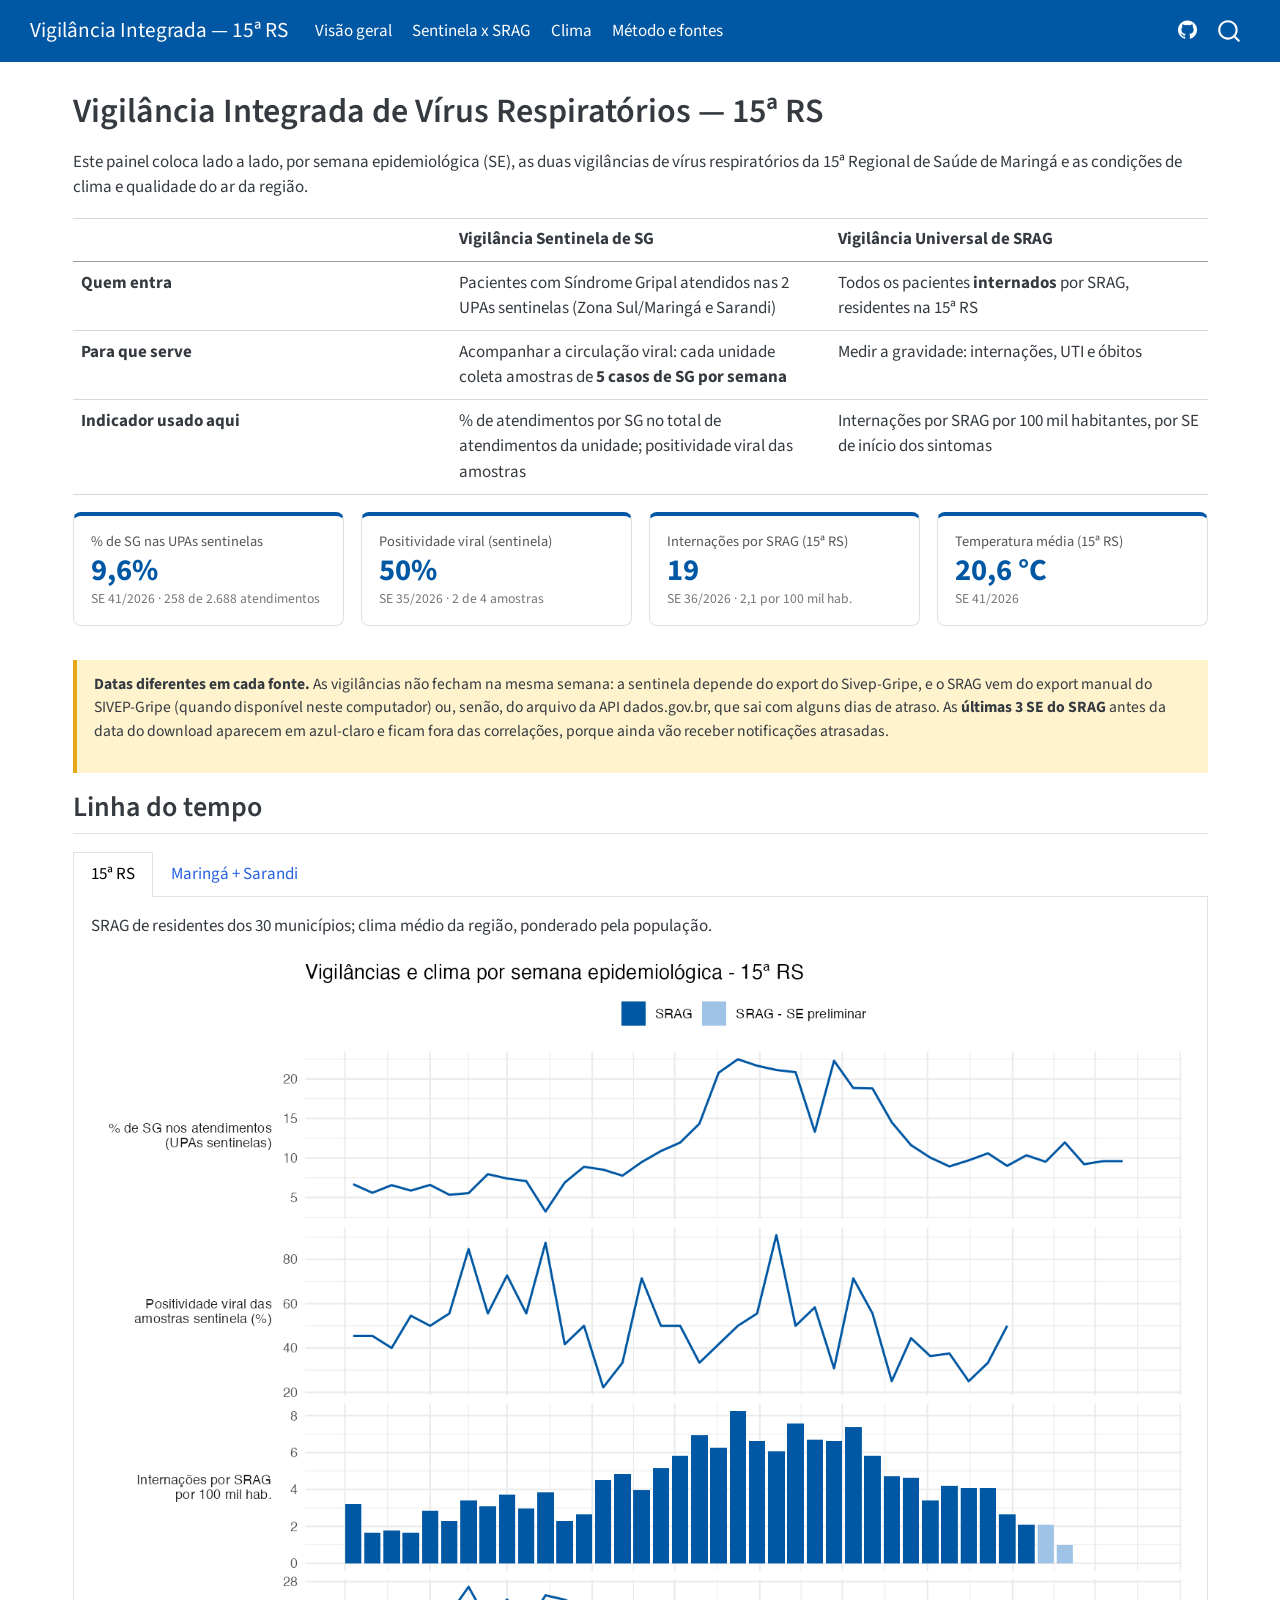
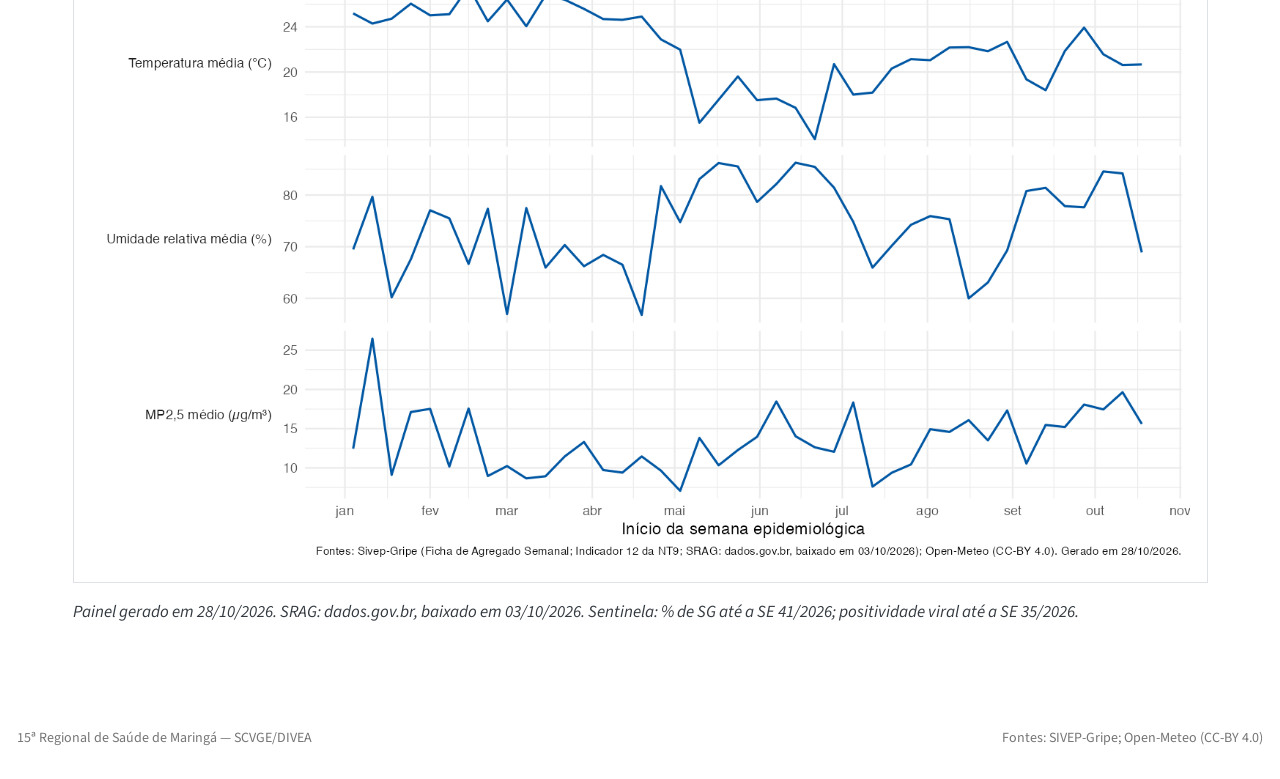
<file: docs/index.html>
<!DOCTYPE html>
<html xmlns="http://www.w3.org/1999/xhtml" lang="en" xml:lang="en"><head>

<meta charset="utf-8">
<meta name="generator" content="quarto-1.8.27">

<meta name="viewport" content="width=device-width, initial-scale=1.0, user-scalable=yes">


<title>Vigilância Integrada de Vírus Respiratórios — 15ª RS – Vigilância Integrada — 15ª RS</title>
<style>
code{white-space: pre-wrap;}
span.smallcaps{font-variant: small-caps;}
div.columns{display: flex; gap: min(4vw, 1.5em);}
div.column{flex: auto; overflow-x: auto;}
div.hanging-indent{margin-left: 1.5em; text-indent: -1.5em;}
ul.task-list{list-style: none;}
ul.task-list li input[type="checkbox"] {
  width: 0.8em;
  margin: 0 0.8em 0.2em -1em; /* quarto-specific, see https://github.com/quarto-dev/quarto-cli/issues/4556 */ 
  vertical-align: middle;
}
</style>


<script src="site_libs/quarto-nav/quarto-nav.js"></script>
<script src="site_libs/quarto-nav/headroom.min.js"></script>
<script src="site_libs/clipboard/clipboard.min.js"></script>
<script src="site_libs/quarto-search/autocomplete.umd.js"></script>
<script src="site_libs/quarto-search/fuse.min.js"></script>
<script src="site_libs/quarto-search/quarto-search.js"></script>
<meta name="quarto:offset" content="./">
<script src="site_libs/quarto-html/quarto.js" type="module"></script>
<script src="site_libs/quarto-html/tabsets/tabsets.js" type="module"></script>
<script src="site_libs/quarto-html/axe/axe-check.js" type="module"></script>
<script src="site_libs/quarto-html/popper.min.js"></script>
<script src="site_libs/quarto-html/tippy.umd.min.js"></script>
<script src="site_libs/quarto-html/anchor.min.js"></script>
<link href="site_libs/quarto-html/tippy.css" rel="stylesheet">
<link href="site_libs/quarto-html/quarto-syntax-highlighting-ed96de9b727972fe78a7b5d16c58bf87.css" rel="stylesheet" id="quarto-text-highlighting-styles">
<script src="site_libs/bootstrap/bootstrap.min.js"></script>
<link href="site_libs/bootstrap/bootstrap-icons.css" rel="stylesheet">
<link href="site_libs/bootstrap/bootstrap-f245066ca199b7326ac6b360085ddf3a.min.css" rel="stylesheet" append-hash="true" id="quarto-bootstrap" data-mode="light">
<script id="quarto-search-options" type="application/json">{
  "location": "navbar",
  "copy-button": false,
  "collapse-after": 3,
  "panel-placement": "end",
  "type": "overlay",
  "limit": 50,
  "keyboard-shortcut": [
    "f",
    "/",
    "s"
  ],
  "show-item-context": false,
  "language": {
    "search-no-results-text": "No results",
    "search-matching-documents-text": "matching documents",
    "search-copy-link-title": "Copy link to search",
    "search-hide-matches-text": "Hide additional matches",
    "search-more-match-text": "more match in this document",
    "search-more-matches-text": "more matches in this document",
    "search-clear-button-title": "Clear",
    "search-text-placeholder": "",
    "search-detached-cancel-button-title": "Cancel",
    "search-submit-button-title": "Submit",
    "search-label": "Search"
  }
}</script>


<link rel="stylesheet" href="styles.css">
</head>

<body class="nav-fixed quarto-light">

<div id="quarto-search-results"></div>
  <header id="quarto-header" class="headroom fixed-top">
    <nav class="navbar navbar-expand-lg " data-bs-theme="dark">
      <div class="navbar-container container-fluid">
      <div class="navbar-brand-container mx-auto">
    <a class="navbar-brand" href="./index.html">
    <span class="navbar-title">Vigilância Integrada — 15ª RS</span>
    </a>
  </div>
            <div id="quarto-search" class="" title="Search"></div>
          <button class="navbar-toggler" type="button" data-bs-toggle="collapse" data-bs-target="#navbarCollapse" aria-controls="navbarCollapse" role="menu" aria-expanded="false" aria-label="Toggle navigation" onclick="if (window.quartoToggleHeadroom) { window.quartoToggleHeadroom(); }">
  <span class="navbar-toggler-icon"></span>
</button>
          <div class="collapse navbar-collapse" id="navbarCollapse">
            <ul class="navbar-nav navbar-nav-scroll me-auto">
  <li class="nav-item">
    <a class="nav-link active" href="./index.html" aria-current="page"> 
<span class="menu-text">Visão geral</span></a>
  </li>  
  <li class="nav-item">
    <a class="nav-link" href="./vigilancias.html"> 
<span class="menu-text">Sentinela x SRAG</span></a>
  </li>  
  <li class="nav-item">
    <a class="nav-link" href="./clima.html"> 
<span class="menu-text">Clima</span></a>
  </li>  
  <li class="nav-item">
    <a class="nav-link" href="./metodo.html"> 
<span class="menu-text">Método e fontes</span></a>
  </li>  
</ul>
            <ul class="navbar-nav navbar-nav-scroll ms-auto">
  <li class="nav-item compact">
    <a class="nav-link" href="https://github.com/valentim1979/vigilancia-integrada"> <i class="bi bi-github" role="img" aria-label="GitHub">
</i> 
<span class="menu-text"></span></a>
  </li>  
</ul>
          </div> <!-- /navcollapse -->
            <div class="quarto-navbar-tools">
</div>
      </div> <!-- /container-fluid -->
    </nav>
</header>
<!-- content -->
<div id="quarto-content" class="quarto-container page-columns page-rows-contents page-layout-full page-navbar">
<!-- sidebar -->
<!-- margin-sidebar -->
    
<!-- main -->
<main class="content column-page" id="quarto-document-content">

<header id="title-block-header" class="quarto-title-block default">
<div class="quarto-title">
<h1 class="title">Vigilância Integrada de Vírus Respiratórios — 15ª RS</h1>
</div>



<div class="quarto-title-meta column-page">

    
  
    
  </div>
  


</header>


<p>Este painel coloca lado a lado, por semana epidemiológica (SE), as duas vigilâncias de vírus respiratórios da 15ª Regional de Saúde de Maringá e as condições de clima e qualidade do ar da região.</p>
<table class="caption-top table">
<colgroup>
<col style="width: 33%">
<col style="width: 33%">
<col style="width: 33%">
</colgroup>
<thead>
<tr class="header">
<th></th>
<th>Vigilância Sentinela de SG</th>
<th>Vigilância Universal de SRAG</th>
</tr>
</thead>
<tbody>
<tr class="odd">
<td><strong>Quem entra</strong></td>
<td>Pacientes com Síndrome Gripal atendidos nas 2 UPAs sentinelas (Zona Sul/Maringá e Sarandi)</td>
<td>Todos os pacientes <strong>internados</strong> por SRAG, residentes na 15ª RS</td>
</tr>
<tr class="even">
<td><strong>Para que serve</strong></td>
<td>Acompanhar a circulação viral: cada unidade coleta amostras de <strong>5 casos de SG por semana</strong></td>
<td>Medir a gravidade: internações, UTI e óbitos</td>
</tr>
<tr class="odd">
<td><strong>Indicador usado aqui</strong></td>
<td>% de atendimentos por SG no total de atendimentos da unidade; positividade viral das amostras</td>
<td>Internações por SRAG por 100 mil habitantes, por SE de início dos sintomas</td>
</tr>
</tbody>
</table>
<div class="cartoes">
<div class="cartao">
<div class="rotulo">
% de SG nas UPAs sentinelas
</div>
<div class="valor">
9,6%
</div>
<div class="detalhe">
SE 41/2026 · 258 de 2.688 atendimentos
</div>
</div>
<div class="cartao">
<div class="rotulo">
Positividade viral (sentinela)
</div>
<div class="valor">
50%
</div>
<div class="detalhe">
SE 35/2026 · 2 de 4 amostras
</div>
</div>
<div class="cartao">
<div class="rotulo">
Internações por SRAG (15ª RS)
</div>
<div class="valor">
19
</div>
<div class="detalhe">
SE 36/2026 · 2,1 por 100 mil hab.
</div>
</div>
<div class="cartao">
<div class="rotulo">
Temperatura média (15ª RS)
</div>
<div class="valor">
20,6 °C
</div>
<div class="detalhe">
SE 41/2026
</div>
</div>
</div>
<div class="aviso-dado">
<p><strong>Datas diferentes em cada fonte.</strong> As vigilâncias não fecham na mesma semana: a sentinela depende do export do Sivep-Gripe, e o SRAG vem do export manual do SIVEP-Gripe (quando disponível neste computador) ou, senão, do arquivo da API dados.gov.br, que sai com alguns dias de atraso. As <strong>últimas 3 SE do SRAG</strong> antes da data do download aparecem em azul-claro e ficam fora das correlações, porque ainda vão receber notificações atrasadas.</p>
</div>
<section id="linha-do-tempo" class="level2">
<h2 class="anchored" data-anchor-id="linha-do-tempo">Linha do tempo</h2>
<div class="tabset-margin-container"></div><div class="panel-tabset">
<ul class="nav nav-tabs" role="tablist"><li class="nav-item" role="presentation"><a class="nav-link active" id="tabset-1-1-tab" data-bs-toggle="tab" data-bs-target="#tabset-1-1" role="tab" aria-controls="tabset-1-1" aria-selected="true" href="">15ª RS</a></li><li class="nav-item" role="presentation"><a class="nav-link" id="tabset-1-2-tab" data-bs-toggle="tab" data-bs-target="#tabset-1-2" role="tab" aria-controls="tabset-1-2" aria-selected="false" href="">Maringá + Sarandi</a></li></ul>
<div class="tab-content">
<div id="tabset-1-1" class="tab-pane active" role="tabpanel" aria-labelledby="tabset-1-1-tab">
<p>SRAG de residentes dos 30 municípios; clima médio da região, ponderado pela população.</p>
<p><img src="img/linha_tempo_15rs.png" class="img-fluid"></p>
</div>
<div id="tabset-1-2" class="tab-pane" role="tabpanel" aria-labelledby="tabset-1-2-tab">
<p>SRAG só de residentes dos 2 municípios onde ficam as UPAs sentinelas — o recorte mais comparável com a sentinela.</p>
<p><img src="img/linha_tempo_maringa_sarandi.png" class="img-fluid"></p>
</div>
</div>
</div>
<p><em>Painel gerado em 28/10/2026. SRAG: dados.gov.br, baixado em 03/10/2026. Sentinela: % de SG até a SE 41/2026; positividade viral até a SE 35/2026.</em></p>


</section>

</main> <!-- /main -->
<script id="quarto-html-after-body" type="application/javascript">
  window.document.addEventListener("DOMContentLoaded", function (event) {
    const icon = "";
    const anchorJS = new window.AnchorJS();
    anchorJS.options = {
      placement: 'right',
      icon: icon
    };
    anchorJS.add('.anchored');
    const isCodeAnnotation = (el) => {
      for (const clz of el.classList) {
        if (clz.startsWith('code-annotation-')) {                     
          return true;
        }
      }
      return false;
    }
    const onCopySuccess = function(e) {
      // button target
      const button = e.trigger;
      // don't keep focus
      button.blur();
      // flash "checked"
      button.classList.add('code-copy-button-checked');
      var currentTitle = button.getAttribute("title");
      button.setAttribute("title", "Copied!");
      let tooltip;
      if (window.bootstrap) {
        button.setAttribute("data-bs-toggle", "tooltip");
        button.setAttribute("data-bs-placement", "left");
        button.setAttribute("data-bs-title", "Copied!");
        tooltip = new bootstrap.Tooltip(button, 
          { trigger: "manual", 
            customClass: "code-copy-button-tooltip",
            offset: [0, -8]});
        tooltip.show();    
      }
      setTimeout(function() {
        if (tooltip) {
          tooltip.hide();
          button.removeAttribute("data-bs-title");
          button.removeAttribute("data-bs-toggle");
          button.removeAttribute("data-bs-placement");
        }
        button.setAttribute("title", currentTitle);
        button.classList.remove('code-copy-button-checked');
      }, 1000);
      // clear code selection
      e.clearSelection();
    }
    const getTextToCopy = function(trigger) {
      const outerScaffold = trigger.parentElement.cloneNode(true);
      const codeEl = outerScaffold.querySelector('code');
      for (const childEl of codeEl.children) {
        if (isCodeAnnotation(childEl)) {
          childEl.remove();
        }
      }
      return codeEl.innerText;
    }
    const clipboard = new window.ClipboardJS('.code-copy-button:not([data-in-quarto-modal])', {
      text: getTextToCopy
    });
    clipboard.on('success', onCopySuccess);
    if (window.document.getElementById('quarto-embedded-source-code-modal')) {
      const clipboardModal = new window.ClipboardJS('.code-copy-button[data-in-quarto-modal]', {
        text: getTextToCopy,
        container: window.document.getElementById('quarto-embedded-source-code-modal')
      });
      clipboardModal.on('success', onCopySuccess);
    }
      var localhostRegex = new RegExp(/^(?:http|https):\/\/localhost\:?[0-9]*\//);
      var mailtoRegex = new RegExp(/^mailto:/);
        var filterRegex = new RegExp('/' + window.location.host + '/');
      var isInternal = (href) => {
          return filterRegex.test(href) || localhostRegex.test(href) || mailtoRegex.test(href);
      }
      // Inspect non-navigation links and adorn them if external
     var links = window.document.querySelectorAll('a[href]:not(.nav-link):not(.navbar-brand):not(.toc-action):not(.sidebar-link):not(.sidebar-item-toggle):not(.pagination-link):not(.no-external):not([aria-hidden]):not(.dropdown-item):not(.quarto-navigation-tool):not(.about-link)');
      for (var i=0; i<links.length; i++) {
        const link = links[i];
        if (!isInternal(link.href)) {
          // undo the damage that might have been done by quarto-nav.js in the case of
          // links that we want to consider external
          if (link.dataset.originalHref !== undefined) {
            link.href = link.dataset.originalHref;
          }
        }
      }
    function tippyHover(el, contentFn, onTriggerFn, onUntriggerFn) {
      const config = {
        allowHTML: true,
        maxWidth: 500,
        delay: 100,
        arrow: false,
        appendTo: function(el) {
            return el.parentElement;
        },
        interactive: true,
        interactiveBorder: 10,
        theme: 'quarto',
        placement: 'bottom-start',
      };
      if (contentFn) {
        config.content = contentFn;
      }
      if (onTriggerFn) {
        config.onTrigger = onTriggerFn;
      }
      if (onUntriggerFn) {
        config.onUntrigger = onUntriggerFn;
      }
      window.tippy(el, config); 
    }
    const noterefs = window.document.querySelectorAll('a[role="doc-noteref"]');
    for (var i=0; i<noterefs.length; i++) {
      const ref = noterefs[i];
      tippyHover(ref, function() {
        // use id or data attribute instead here
        let href = ref.getAttribute('data-footnote-href') || ref.getAttribute('href');
        try { href = new URL(href).hash; } catch {}
        const id = href.replace(/^#\/?/, "");
        const note = window.document.getElementById(id);
        if (note) {
          return note.innerHTML;
        } else {
          return "";
        }
      });
    }
    const xrefs = window.document.querySelectorAll('a.quarto-xref');
    const processXRef = (id, note) => {
      // Strip column container classes
      const stripColumnClz = (el) => {
        el.classList.remove("page-full", "page-columns");
        if (el.children) {
          for (const child of el.children) {
            stripColumnClz(child);
          }
        }
      }
      stripColumnClz(note)
      if (id === null || id.startsWith('sec-')) {
        // Special case sections, only their first couple elements
        const container = document.createElement("div");
        if (note.children && note.children.length > 2) {
          container.appendChild(note.children[0].cloneNode(true));
          for (let i = 1; i < note.children.length; i++) {
            const child = note.children[i];
            if (child.tagName === "P" && child.innerText === "") {
              continue;
            } else {
              container.appendChild(child.cloneNode(true));
              break;
            }
          }
          if (window.Quarto?.typesetMath) {
            window.Quarto.typesetMath(container);
          }
          return container.innerHTML
        } else {
          if (window.Quarto?.typesetMath) {
            window.Quarto.typesetMath(note);
          }
          return note.innerHTML;
        }
      } else {
        // Remove any anchor links if they are present
        const anchorLink = note.querySelector('a.anchorjs-link');
        if (anchorLink) {
          anchorLink.remove();
        }
        if (window.Quarto?.typesetMath) {
          window.Quarto.typesetMath(note);
        }
        if (note.classList.contains("callout")) {
          return note.outerHTML;
        } else {
          return note.innerHTML;
        }
      }
    }
    for (var i=0; i<xrefs.length; i++) {
      const xref = xrefs[i];
      tippyHover(xref, undefined, function(instance) {
        instance.disable();
        let url = xref.getAttribute('href');
        let hash = undefined; 
        if (url.startsWith('#')) {
          hash = url;
        } else {
          try { hash = new URL(url).hash; } catch {}
        }
        if (hash) {
          const id = hash.replace(/^#\/?/, "");
          const note = window.document.getElementById(id);
          if (note !== null) {
            try {
              const html = processXRef(id, note.cloneNode(true));
              instance.setContent(html);
            } finally {
              instance.enable();
              instance.show();
            }
          } else {
            // See if we can fetch this
            fetch(url.split('#')[0])
            .then(res => res.text())
            .then(html => {
              const parser = new DOMParser();
              const htmlDoc = parser.parseFromString(html, "text/html");
              const note = htmlDoc.getElementById(id);
              if (note !== null) {
                const html = processXRef(id, note);
                instance.setContent(html);
              } 
            }).finally(() => {
              instance.enable();
              instance.show();
            });
          }
        } else {
          // See if we can fetch a full url (with no hash to target)
          // This is a special case and we should probably do some content thinning / targeting
          fetch(url)
          .then(res => res.text())
          .then(html => {
            const parser = new DOMParser();
            const htmlDoc = parser.parseFromString(html, "text/html");
            const note = htmlDoc.querySelector('main.content');
            if (note !== null) {
              // This should only happen for chapter cross references
              // (since there is no id in the URL)
              // remove the first header
              if (note.children.length > 0 && note.children[0].tagName === "HEADER") {
                note.children[0].remove();
              }
              const html = processXRef(null, note);
              instance.setContent(html);
            } 
          }).finally(() => {
            instance.enable();
            instance.show();
          });
        }
      }, function(instance) {
      });
    }
        let selectedAnnoteEl;
        const selectorForAnnotation = ( cell, annotation) => {
          let cellAttr = 'data-code-cell="' + cell + '"';
          let lineAttr = 'data-code-annotation="' +  annotation + '"';
          const selector = 'span[' + cellAttr + '][' + lineAttr + ']';
          return selector;
        }
        const selectCodeLines = (annoteEl) => {
          const doc = window.document;
          const targetCell = annoteEl.getAttribute("data-target-cell");
          const targetAnnotation = annoteEl.getAttribute("data-target-annotation");
          const annoteSpan = window.document.querySelector(selectorForAnnotation(targetCell, targetAnnotation));
          const lines = annoteSpan.getAttribute("data-code-lines").split(",");
          const lineIds = lines.map((line) => {
            return targetCell + "-" + line;
          })
          let top = null;
          let height = null;
          let parent = null;
          if (lineIds.length > 0) {
              //compute the position of the single el (top and bottom and make a div)
              const el = window.document.getElementById(lineIds[0]);
              top = el.offsetTop;
              height = el.offsetHeight;
              parent = el.parentElement.parentElement;
            if (lineIds.length > 1) {
              const lastEl = window.document.getElementById(lineIds[lineIds.length - 1]);
              const bottom = lastEl.offsetTop + lastEl.offsetHeight;
              height = bottom - top;
            }
            if (top !== null && height !== null && parent !== null) {
              // cook up a div (if necessary) and position it 
              let div = window.document.getElementById("code-annotation-line-highlight");
              if (div === null) {
                div = window.document.createElement("div");
                div.setAttribute("id", "code-annotation-line-highlight");
                div.style.position = 'absolute';
                parent.appendChild(div);
              }
              div.style.top = top - 2 + "px";
              div.style.height = height + 4 + "px";
              div.style.left = 0;
              let gutterDiv = window.document.getElementById("code-annotation-line-highlight-gutter");
              if (gutterDiv === null) {
                gutterDiv = window.document.createElement("div");
                gutterDiv.setAttribute("id", "code-annotation-line-highlight-gutter");
                gutterDiv.style.position = 'absolute';
                const codeCell = window.document.getElementById(targetCell);
                const gutter = codeCell.querySelector('.code-annotation-gutter');
                gutter.appendChild(gutterDiv);
              }
              gutterDiv.style.top = top - 2 + "px";
              gutterDiv.style.height = height + 4 + "px";
            }
            selectedAnnoteEl = annoteEl;
          }
        };
        const unselectCodeLines = () => {
          const elementsIds = ["code-annotation-line-highlight", "code-annotation-line-highlight-gutter"];
          elementsIds.forEach((elId) => {
            const div = window.document.getElementById(elId);
            if (div) {
              div.remove();
            }
          });
          selectedAnnoteEl = undefined;
        };
          // Handle positioning of the toggle
      window.addEventListener(
        "resize",
        throttle(() => {
          elRect = undefined;
          if (selectedAnnoteEl) {
            selectCodeLines(selectedAnnoteEl);
          }
        }, 10)
      );
      function throttle(fn, ms) {
      let throttle = false;
      let timer;
        return (...args) => {
          if(!throttle) { // first call gets through
              fn.apply(this, args);
              throttle = true;
          } else { // all the others get throttled
              if(timer) clearTimeout(timer); // cancel #2
              timer = setTimeout(() => {
                fn.apply(this, args);
                timer = throttle = false;
              }, ms);
          }
        };
      }
        // Attach click handler to the DT
        const annoteDls = window.document.querySelectorAll('dt[data-target-cell]');
        for (const annoteDlNode of annoteDls) {
          annoteDlNode.addEventListener('click', (event) => {
            const clickedEl = event.target;
            if (clickedEl !== selectedAnnoteEl) {
              unselectCodeLines();
              const activeEl = window.document.querySelector('dt[data-target-cell].code-annotation-active');
              if (activeEl) {
                activeEl.classList.remove('code-annotation-active');
              }
              selectCodeLines(clickedEl);
              clickedEl.classList.add('code-annotation-active');
            } else {
              // Unselect the line
              unselectCodeLines();
              clickedEl.classList.remove('code-annotation-active');
            }
          });
        }
    const findCites = (el) => {
      const parentEl = el.parentElement;
      if (parentEl) {
        const cites = parentEl.dataset.cites;
        if (cites) {
          return {
            el,
            cites: cites.split(' ')
          };
        } else {
          return findCites(el.parentElement)
        }
      } else {
        return undefined;
      }
    };
    var bibliorefs = window.document.querySelectorAll('a[role="doc-biblioref"]');
    for (var i=0; i<bibliorefs.length; i++) {
      const ref = bibliorefs[i];
      const citeInfo = findCites(ref);
      if (citeInfo) {
        tippyHover(citeInfo.el, function() {
          var popup = window.document.createElement('div');
          citeInfo.cites.forEach(function(cite) {
            var citeDiv = window.document.createElement('div');
            citeDiv.classList.add('hanging-indent');
            citeDiv.classList.add('csl-entry');
            var biblioDiv = window.document.getElementById('ref-' + cite);
            if (biblioDiv) {
              citeDiv.innerHTML = biblioDiv.innerHTML;
            }
            popup.appendChild(citeDiv);
          });
          return popup.innerHTML;
        });
      }
    }
  });
  </script>
</div> <!-- /content -->
<footer class="footer">
  <div class="nav-footer">
    <div class="nav-footer-left">
<p>15ª Regional de Saúde de Maringá — SCVGE/DIVEA</p>
</div>   
    <div class="nav-footer-center">
      &nbsp;
    </div>
    <div class="nav-footer-right">
<p>Fontes: SIVEP-Gripe; Open-Meteo (CC-BY 4.0)</p>
</div>
  </div>
</footer>




</body></html>
</file>
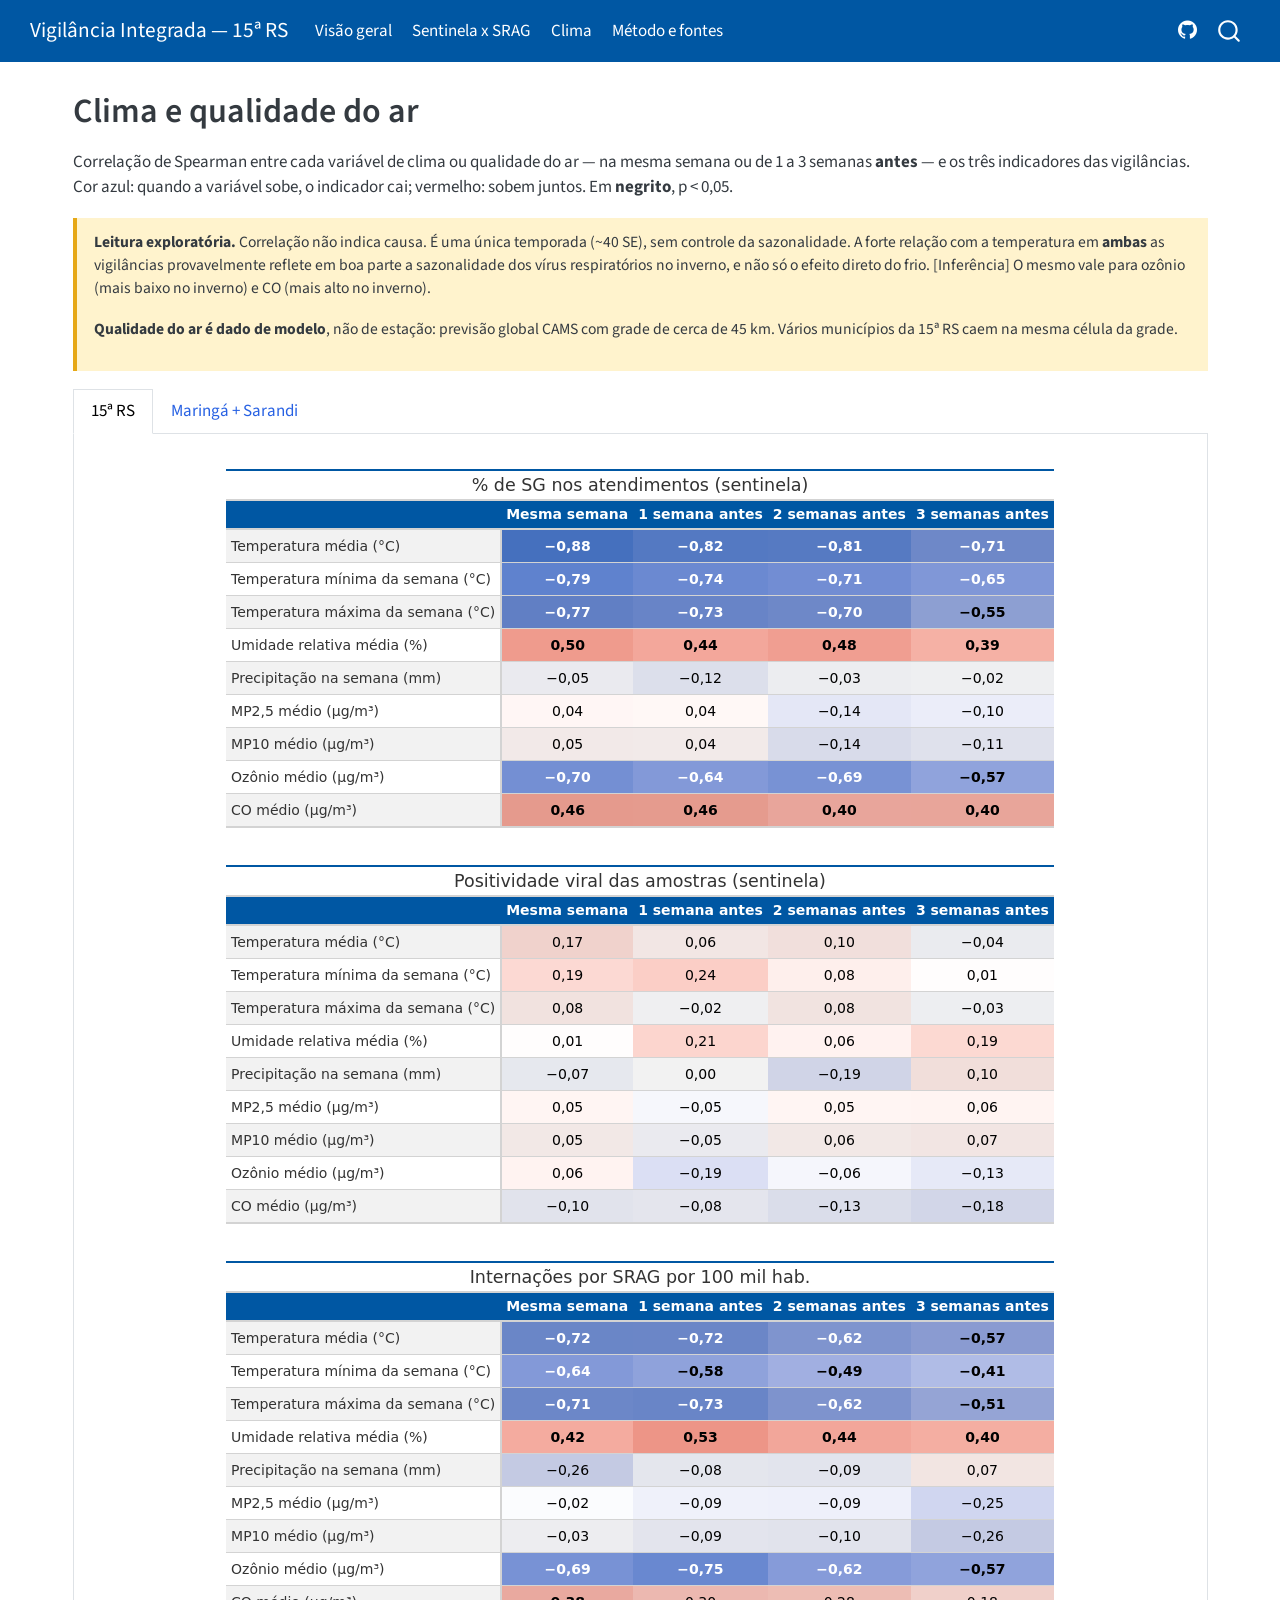
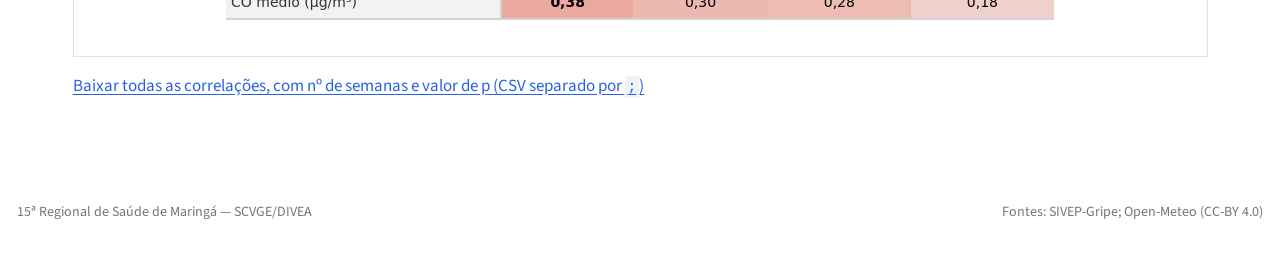
<file: docs/clima.html>
<!DOCTYPE html>
<html xmlns="http://www.w3.org/1999/xhtml" lang="en" xml:lang="en"><head>

<meta charset="utf-8">
<meta name="generator" content="quarto-1.8.27">

<meta name="viewport" content="width=device-width, initial-scale=1.0, user-scalable=yes">


<title>Clima e qualidade do ar – Vigilância Integrada — 15ª RS</title>
<style>
code{white-space: pre-wrap;}
span.smallcaps{font-variant: small-caps;}
div.columns{display: flex; gap: min(4vw, 1.5em);}
div.column{flex: auto; overflow-x: auto;}
div.hanging-indent{margin-left: 1.5em; text-indent: -1.5em;}
ul.task-list{list-style: none;}
ul.task-list li input[type="checkbox"] {
  width: 0.8em;
  margin: 0 0.8em 0.2em -1em; /* quarto-specific, see https://github.com/quarto-dev/quarto-cli/issues/4556 */ 
  vertical-align: middle;
}
</style>


<script src="site_libs/quarto-nav/quarto-nav.js"></script>
<script src="site_libs/quarto-nav/headroom.min.js"></script>
<script src="site_libs/clipboard/clipboard.min.js"></script>
<script src="site_libs/quarto-search/autocomplete.umd.js"></script>
<script src="site_libs/quarto-search/fuse.min.js"></script>
<script src="site_libs/quarto-search/quarto-search.js"></script>
<meta name="quarto:offset" content="./">
<script src="site_libs/quarto-html/quarto.js" type="module"></script>
<script src="site_libs/quarto-html/tabsets/tabsets.js" type="module"></script>
<script src="site_libs/quarto-html/axe/axe-check.js" type="module"></script>
<script src="site_libs/quarto-html/popper.min.js"></script>
<script src="site_libs/quarto-html/tippy.umd.min.js"></script>
<script src="site_libs/quarto-html/anchor.min.js"></script>
<link href="site_libs/quarto-html/tippy.css" rel="stylesheet">
<link href="site_libs/quarto-html/quarto-syntax-highlighting-ed96de9b727972fe78a7b5d16c58bf87.css" rel="stylesheet" id="quarto-text-highlighting-styles">
<script src="site_libs/bootstrap/bootstrap.min.js"></script>
<link href="site_libs/bootstrap/bootstrap-icons.css" rel="stylesheet">
<link href="site_libs/bootstrap/bootstrap-f245066ca199b7326ac6b360085ddf3a.min.css" rel="stylesheet" append-hash="true" id="quarto-bootstrap" data-mode="light">
<script id="quarto-search-options" type="application/json">{
  "location": "navbar",
  "copy-button": false,
  "collapse-after": 3,
  "panel-placement": "end",
  "type": "overlay",
  "limit": 50,
  "keyboard-shortcut": [
    "f",
    "/",
    "s"
  ],
  "show-item-context": false,
  "language": {
    "search-no-results-text": "No results",
    "search-matching-documents-text": "matching documents",
    "search-copy-link-title": "Copy link to search",
    "search-hide-matches-text": "Hide additional matches",
    "search-more-match-text": "more match in this document",
    "search-more-matches-text": "more matches in this document",
    "search-clear-button-title": "Clear",
    "search-text-placeholder": "",
    "search-detached-cancel-button-title": "Cancel",
    "search-submit-button-title": "Submit",
    "search-label": "Search"
  }
}</script>


<link rel="stylesheet" href="styles.css">
</head>

<body class="nav-fixed quarto-light">

<div id="quarto-search-results"></div>
  <header id="quarto-header" class="headroom fixed-top">
    <nav class="navbar navbar-expand-lg " data-bs-theme="dark">
      <div class="navbar-container container-fluid">
      <div class="navbar-brand-container mx-auto">
    <a class="navbar-brand" href="./index.html">
    <span class="navbar-title">Vigilância Integrada — 15ª RS</span>
    </a>
  </div>
            <div id="quarto-search" class="" title="Search"></div>
          <button class="navbar-toggler" type="button" data-bs-toggle="collapse" data-bs-target="#navbarCollapse" aria-controls="navbarCollapse" role="menu" aria-expanded="false" aria-label="Toggle navigation" onclick="if (window.quartoToggleHeadroom) { window.quartoToggleHeadroom(); }">
  <span class="navbar-toggler-icon"></span>
</button>
          <div class="collapse navbar-collapse" id="navbarCollapse">
            <ul class="navbar-nav navbar-nav-scroll me-auto">
  <li class="nav-item">
    <a class="nav-link" href="./index.html"> 
<span class="menu-text">Visão geral</span></a>
  </li>  
  <li class="nav-item">
    <a class="nav-link" href="./vigilancias.html"> 
<span class="menu-text">Sentinela x SRAG</span></a>
  </li>  
  <li class="nav-item">
    <a class="nav-link active" href="./clima.html" aria-current="page"> 
<span class="menu-text">Clima</span></a>
  </li>  
  <li class="nav-item">
    <a class="nav-link" href="./metodo.html"> 
<span class="menu-text">Método e fontes</span></a>
  </li>  
</ul>
            <ul class="navbar-nav navbar-nav-scroll ms-auto">
  <li class="nav-item compact">
    <a class="nav-link" href="https://github.com/valentim1979/vigilancia-integrada"> <i class="bi bi-github" role="img" aria-label="GitHub">
</i> 
<span class="menu-text"></span></a>
  </li>  
</ul>
          </div> <!-- /navcollapse -->
            <div class="quarto-navbar-tools">
</div>
      </div> <!-- /container-fluid -->
    </nav>
</header>
<!-- content -->
<div id="quarto-content" class="quarto-container page-columns page-rows-contents page-layout-full page-navbar">
<!-- sidebar -->
<!-- margin-sidebar -->
    
<!-- main -->
<main class="content column-page" id="quarto-document-content">

<header id="title-block-header" class="quarto-title-block default">
<div class="quarto-title">
<h1 class="title">Clima e qualidade do ar</h1>
</div>



<div class="quarto-title-meta column-page">

    
  
    
  </div>
  


</header>


<p>Correlação de Spearman entre cada variável de clima ou qualidade do ar — na mesma semana ou de 1 a 3 semanas <strong>antes</strong> — e os três indicadores das vigilâncias. Cor azul: quando a variável sobe, o indicador cai; vermelho: sobem juntos. Em <strong>negrito</strong>, p &lt; 0,05.</p>
<div class="aviso-dado">
<p><strong>Leitura exploratória.</strong> Correlação não indica causa. É uma única temporada (~40 SE), sem controle da sazonalidade. A forte relação com a temperatura em <strong>ambas</strong> as vigilâncias provavelmente reflete em boa parte a sazonalidade dos vírus respiratórios no inverno, e não só o efeito direto do frio. [Inferência] O mesmo vale para ozônio (mais baixo no inverno) e CO (mais alto no inverno).</p>
<p><strong>Qualidade do ar é dado de modelo</strong>, não de estação: previsão global CAMS com grade de cerca de 45 km. Vários municípios da 15ª RS caem na mesma célula da grade.</p>
</div>
<div class="tabset-margin-container"></div><div class="panel-tabset">
<ul class="nav nav-tabs" role="tablist"><li class="nav-item" role="presentation"><a class="nav-link active" id="tabset-1-1-tab" data-bs-toggle="tab" data-bs-target="#tabset-1-1" role="tab" aria-controls="tabset-1-1" aria-selected="true" href="">15ª RS</a></li><li class="nav-item" role="presentation"><a class="nav-link" id="tabset-1-2-tab" data-bs-toggle="tab" data-bs-target="#tabset-1-2" role="tab" aria-controls="tabset-1-2" aria-selected="false" href="">Maringá + Sarandi</a></li></ul>
<div class="tab-content">
<div id="tabset-1-1" class="tab-pane active" role="tabpanel" aria-labelledby="tabset-1-1-tab">
<div class="cell">
<div class="cell-output-display">
<div id="gwullklvul" style="padding-left:0px;padding-right:0px;padding-top:10px;padding-bottom:10px;overflow-x:auto;overflow-y:auto;width:auto;height:auto;">
<style>#gwullklvul table {
  font-family: system-ui, 'Segoe UI', Roboto, Helvetica, Arial, sans-serif, 'Apple Color Emoji', 'Segoe UI Emoji', 'Segoe UI Symbol', 'Noto Color Emoji';
  -webkit-font-smoothing: antialiased;
  -moz-osx-font-smoothing: grayscale;
}

#gwullklvul thead, #gwullklvul tbody, #gwullklvul tfoot, #gwullklvul tr, #gwullklvul td, #gwullklvul th {
  border-style: none;
}

#gwullklvul p {
  margin: 0;
  padding: 0;
}

#gwullklvul .gt_table {
  display: table;
  border-collapse: collapse;
  line-height: normal;
  margin-left: auto;
  margin-right: auto;
  color: #333333;
  font-size: 14px;
  font-weight: normal;
  font-style: normal;
  background-color: #FFFFFF;
  width: auto;
  border-top-style: solid;
  border-top-width: 2px;
  border-top-color: #0057A3;
  border-right-style: none;
  border-right-width: 2px;
  border-right-color: #D3D3D3;
  border-bottom-style: solid;
  border-bottom-width: 2px;
  border-bottom-color: #0057A3;
  border-left-style: none;
  border-left-width: 2px;
  border-left-color: #D3D3D3;
}

#gwullklvul .gt_caption {
  padding-top: 4px;
  padding-bottom: 4px;
}

#gwullklvul .gt_title {
  color: #333333;
  font-size: 125%;
  font-weight: initial;
  padding-top: 4px;
  padding-bottom: 4px;
  padding-left: 5px;
  padding-right: 5px;
  border-bottom-color: #FFFFFF;
  border-bottom-width: 0;
}

#gwullklvul .gt_subtitle {
  color: #333333;
  font-size: 85%;
  font-weight: initial;
  padding-top: 3px;
  padding-bottom: 5px;
  padding-left: 5px;
  padding-right: 5px;
  border-top-color: #FFFFFF;
  border-top-width: 0;
}

#gwullklvul .gt_heading {
  background-color: #FFFFFF;
  text-align: center;
  border-bottom-color: #FFFFFF;
  border-left-style: none;
  border-left-width: 1px;
  border-left-color: #D3D3D3;
  border-right-style: none;
  border-right-width: 1px;
  border-right-color: #D3D3D3;
}

#gwullklvul .gt_bottom_border {
  border-bottom-style: solid;
  border-bottom-width: 2px;
  border-bottom-color: #D3D3D3;
}

#gwullklvul .gt_col_headings {
  border-top-style: solid;
  border-top-width: 2px;
  border-top-color: #D3D3D3;
  border-bottom-style: solid;
  border-bottom-width: 2px;
  border-bottom-color: #D3D3D3;
  border-left-style: none;
  border-left-width: 1px;
  border-left-color: #D3D3D3;
  border-right-style: none;
  border-right-width: 1px;
  border-right-color: #D3D3D3;
}

#gwullklvul .gt_col_heading {
  color: #FFFFFF;
  background-color: #0057A3;
  font-size: 100%;
  font-weight: bold;
  text-transform: inherit;
  border-left-style: none;
  border-left-width: 1px;
  border-left-color: #D3D3D3;
  border-right-style: none;
  border-right-width: 1px;
  border-right-color: #D3D3D3;
  vertical-align: bottom;
  padding-top: 5px;
  padding-bottom: 6px;
  padding-left: 5px;
  padding-right: 5px;
  overflow-x: hidden;
}

#gwullklvul .gt_column_spanner_outer {
  color: #FFFFFF;
  background-color: #0057A3;
  font-size: 100%;
  font-weight: bold;
  text-transform: inherit;
  padding-top: 0;
  padding-bottom: 0;
  padding-left: 4px;
  padding-right: 4px;
}

#gwullklvul .gt_column_spanner_outer:first-child {
  padding-left: 0;
}

#gwullklvul .gt_column_spanner_outer:last-child {
  padding-right: 0;
}

#gwullklvul .gt_column_spanner {
  border-bottom-style: solid;
  border-bottom-width: 2px;
  border-bottom-color: #D3D3D3;
  vertical-align: bottom;
  padding-top: 5px;
  padding-bottom: 5px;
  overflow-x: hidden;
  display: inline-block;
  width: 100%;
}

#gwullklvul .gt_spanner_row {
  border-bottom-style: hidden;
}

#gwullklvul .gt_group_heading {
  padding-top: 8px;
  padding-bottom: 8px;
  padding-left: 5px;
  padding-right: 5px;
  color: #333333;
  background-color: #FFFFFF;
  font-size: 100%;
  font-weight: bold;
  text-transform: inherit;
  border-top-style: solid;
  border-top-width: 2px;
  border-top-color: #D3D3D3;
  border-bottom-style: solid;
  border-bottom-width: 2px;
  border-bottom-color: #D3D3D3;
  border-left-style: none;
  border-left-width: 1px;
  border-left-color: #D3D3D3;
  border-right-style: none;
  border-right-width: 1px;
  border-right-color: #D3D3D3;
  vertical-align: middle;
  text-align: left;
}

#gwullklvul .gt_empty_group_heading {
  padding: 0.5px;
  color: #333333;
  background-color: #FFFFFF;
  font-size: 100%;
  font-weight: bold;
  border-top-style: solid;
  border-top-width: 2px;
  border-top-color: #D3D3D3;
  border-bottom-style: solid;
  border-bottom-width: 2px;
  border-bottom-color: #D3D3D3;
  vertical-align: middle;
}

#gwullklvul .gt_from_md > :first-child {
  margin-top: 0;
}

#gwullklvul .gt_from_md > :last-child {
  margin-bottom: 0;
}

#gwullklvul .gt_row {
  padding-top: 8px;
  padding-bottom: 8px;
  padding-left: 5px;
  padding-right: 5px;
  margin: 10px;
  border-top-style: solid;
  border-top-width: 1px;
  border-top-color: #D3D3D3;
  border-left-style: none;
  border-left-width: 1px;
  border-left-color: #D3D3D3;
  border-right-style: none;
  border-right-width: 1px;
  border-right-color: #D3D3D3;
  vertical-align: middle;
  overflow-x: hidden;
}

#gwullklvul .gt_stub {
  color: #333333;
  background-color: #FFFFFF;
  font-size: 100%;
  font-weight: initial;
  text-transform: inherit;
  border-right-style: solid;
  border-right-width: 2px;
  border-right-color: #D3D3D3;
  padding-left: 5px;
  padding-right: 5px;
}

#gwullklvul .gt_stub_row_group {
  color: #333333;
  background-color: #FFFFFF;
  font-size: 100%;
  font-weight: initial;
  text-transform: inherit;
  border-right-style: solid;
  border-right-width: 2px;
  border-right-color: #D3D3D3;
  padding-left: 5px;
  padding-right: 5px;
  vertical-align: top;
}

#gwullklvul .gt_row_group_first td {
  border-top-width: 2px;
}

#gwullklvul .gt_row_group_first th {
  border-top-width: 2px;
}

#gwullklvul .gt_summary_row {
  color: #333333;
  background-color: #FFFFFF;
  text-transform: inherit;
  padding-top: 8px;
  padding-bottom: 8px;
  padding-left: 5px;
  padding-right: 5px;
}

#gwullklvul .gt_first_summary_row {
  border-top-style: solid;
  border-top-color: #D3D3D3;
}

#gwullklvul .gt_first_summary_row.thick {
  border-top-width: 2px;
}

#gwullklvul .gt_last_summary_row {
  padding-top: 8px;
  padding-bottom: 8px;
  padding-left: 5px;
  padding-right: 5px;
  border-bottom-style: solid;
  border-bottom-width: 2px;
  border-bottom-color: #D3D3D3;
}

#gwullklvul .gt_grand_summary_row {
  color: #333333;
  background-color: #FFFFFF;
  text-transform: inherit;
  padding-top: 8px;
  padding-bottom: 8px;
  padding-left: 5px;
  padding-right: 5px;
}

#gwullklvul .gt_first_grand_summary_row {
  padding-top: 8px;
  padding-bottom: 8px;
  padding-left: 5px;
  padding-right: 5px;
  border-top-style: double;
  border-top-width: 6px;
  border-top-color: #D3D3D3;
}

#gwullklvul .gt_last_grand_summary_row_top {
  padding-top: 8px;
  padding-bottom: 8px;
  padding-left: 5px;
  padding-right: 5px;
  border-bottom-style: double;
  border-bottom-width: 6px;
  border-bottom-color: #D3D3D3;
}

#gwullklvul .gt_striped {
  background-color: rgba(128, 128, 128, 0.05);
}

#gwullklvul .gt_table_body {
  border-top-style: solid;
  border-top-width: 2px;
  border-top-color: #D3D3D3;
  border-bottom-style: solid;
  border-bottom-width: 2px;
  border-bottom-color: #D3D3D3;
}

#gwullklvul .gt_footnotes {
  color: #333333;
  background-color: #FFFFFF;
  border-bottom-style: none;
  border-bottom-width: 2px;
  border-bottom-color: #D3D3D3;
  border-left-style: none;
  border-left-width: 2px;
  border-left-color: #D3D3D3;
  border-right-style: none;
  border-right-width: 2px;
  border-right-color: #D3D3D3;
}

#gwullklvul .gt_footnote {
  margin: 0px;
  font-size: 90%;
  padding-top: 4px;
  padding-bottom: 4px;
  padding-left: 5px;
  padding-right: 5px;
}

#gwullklvul .gt_sourcenotes {
  color: #333333;
  background-color: #FFFFFF;
  border-bottom-style: none;
  border-bottom-width: 2px;
  border-bottom-color: #D3D3D3;
  border-left-style: none;
  border-left-width: 2px;
  border-left-color: #D3D3D3;
  border-right-style: none;
  border-right-width: 2px;
  border-right-color: #D3D3D3;
}

#gwullklvul .gt_sourcenote {
  font-size: 90%;
  padding-top: 4px;
  padding-bottom: 4px;
  padding-left: 5px;
  padding-right: 5px;
}

#gwullklvul .gt_left {
  text-align: left;
}

#gwullklvul .gt_center {
  text-align: center;
}

#gwullklvul .gt_right {
  text-align: right;
  font-variant-numeric: tabular-nums;
}

#gwullklvul .gt_font_normal {
  font-weight: normal;
}

#gwullklvul .gt_font_bold {
  font-weight: bold;
}

#gwullklvul .gt_font_italic {
  font-style: italic;
}

#gwullklvul .gt_super {
  font-size: 65%;
}

#gwullklvul .gt_footnote_marks {
  font-size: 75%;
  vertical-align: 0.4em;
  position: initial;
}

#gwullklvul .gt_asterisk {
  font-size: 100%;
  vertical-align: 0;
}

#gwullklvul .gt_indent_1 {
  text-indent: 5px;
}

#gwullklvul .gt_indent_2 {
  text-indent: 10px;
}

#gwullklvul .gt_indent_3 {
  text-indent: 15px;
}

#gwullklvul .gt_indent_4 {
  text-indent: 20px;
}

#gwullklvul .gt_indent_5 {
  text-indent: 25px;
}

#gwullklvul .katex-display {
  display: inline-flex !important;
  margin-bottom: 0.75em !important;
}

#gwullklvul div.Reactable > div.rt-table > div.rt-thead > div.rt-tr.rt-tr-group-header > div.rt-th-group:after {
  height: 0px !important;
}
</style>

<table class="gt_table caption-top table table-sm table-striped small" data-quarto-bootstrap="false">
<thead>
<tr class="gt_heading header">
<td colspan="5" class="gt_heading gt_title gt_font_normal gt_bottom_border">% de SG nos atendimentos (sentinela)</td>
</tr>
<tr class="gt_col_headings even">
<th id="a::stub" class="gt_col_heading gt_columns_bottom_border gt_left" data-quarto-table-cell-role="th" scope="col"></th>
<th id="Mesma-semana" class="gt_col_heading gt_columns_bottom_border gt_center" data-quarto-table-cell-role="th" scope="col">Mesma semana</th>
<th id="a1-semana-antes" class="gt_col_heading gt_columns_bottom_border gt_center" data-quarto-table-cell-role="th" scope="col">1 semana antes</th>
<th id="a2-semanas-antes" class="gt_col_heading gt_columns_bottom_border gt_center" data-quarto-table-cell-role="th" scope="col">2 semanas antes</th>
<th id="a3-semanas-antes" class="gt_col_heading gt_columns_bottom_border gt_center" data-quarto-table-cell-role="th" scope="col">3 semanas antes</th>
</tr>
</thead>
<tbody class="gt_table_body">
<tr class="odd">
<th id="stub_1_1" class="gt_row gt_left gt_stub" data-quarto-table-cell-role="th" scope="row">Temperatura média (°C)</th>
<td class="gt_row gt_center" headers="stub_1_1 Mesma semana" style="background-color: #4976C8; color: #FFFFFF; font-weight: bold">−0,88</td>
<td class="gt_row gt_center" headers="stub_1_1 1 semana antes" style="background-color: #597FCC; color: #FFFFFF; font-weight: bold">−0,82</td>
<td class="gt_row gt_center" headers="stub_1_1 2 semanas antes" style="background-color: #5B80CC; color: #FFFFFF; font-weight: bold">−0,81</td>
<td class="gt_row gt_center" headers="stub_1_1 3 semanas antes" style="background-color: #748FD3; color: #FFFFFF; font-weight: bold">−0,71</td>
</tr>
<tr class="even">
<th id="stub_1_2" class="gt_row gt_left gt_stub" data-quarto-table-cell-role="th" scope="row">Temperatura mínima da semana (°C)</th>
<td class="gt_row gt_center gt_striped" headers="stub_1_2 Mesma semana" style="background-color: #5F82CE; color: #FFFFFF; font-weight: bold">−0,79</td>
<td class="gt_row gt_center gt_striped" headers="stub_1_2 1 semana antes" style="background-color: #6B89D1; color: #FFFFFF; font-weight: bold">−0,74</td>
<td class="gt_row gt_center gt_striped" headers="stub_1_2 2 semanas antes" style="background-color: #728DD3; color: #FFFFFF; font-weight: bold">−0,71</td>
<td class="gt_row gt_center gt_striped" headers="stub_1_2 3 semanas antes" style="background-color: #8097D7; color: #FFFFFF; font-weight: bold">−0,65</td>
</tr>
<tr class="odd">
<th id="stub_1_3" class="gt_row gt_left gt_stub" data-quarto-table-cell-role="th" scope="row">Temperatura máxima da semana (°C)</th>
<td class="gt_row gt_center" headers="stub_1_3 Mesma semana" style="background-color: #6686CF; color: #FFFFFF; font-weight: bold">−0,77</td>
<td class="gt_row gt_center" headers="stub_1_3 1 semana antes" style="background-color: #6E8BD2; color: #FFFFFF; font-weight: bold">−0,73</td>
<td class="gt_row gt_center" headers="stub_1_3 2 semanas antes" style="background-color: #748FD3; color: #FFFFFF; font-weight: bold">−0,70</td>
<td class="gt_row gt_center" headers="stub_1_3 3 semanas antes" style="background-color: #95A7DD; color: #000000; font-weight: bold">−0,55</td>
</tr>
<tr class="even">
<th id="stub_1_4" class="gt_row gt_left gt_stub" data-quarto-table-cell-role="th" scope="row">Umidade relativa média (%)</th>
<td class="gt_row gt_center gt_striped" headers="stub_1_4 Mesma semana" style="background-color: #EF9B8D; color: #000000; font-weight: bold">0,50</td>
<td class="gt_row gt_center gt_striped" headers="stub_1_4 1 semana antes" style="background-color: #F3A79B; color: #000000; font-weight: bold">0,44</td>
<td class="gt_row gt_center gt_striped" headers="stub_1_4 2 semanas antes" style="background-color: #F09E91; color: #000000; font-weight: bold">0,48</td>
<td class="gt_row gt_center gt_striped" headers="stub_1_4 3 semanas antes" style="background-color: #F5B1A5; color: #000000; font-weight: bold">0,39</td>
</tr>
<tr class="odd">
<th id="stub_1_5" class="gt_row gt_left gt_stub" data-quarto-table-cell-role="th" scope="row">Precipitação na semana (mm)</th>
<td class="gt_row gt_center" headers="stub_1_5 Mesma semana" style="background-color: #F6F7FC; color: #000000">−0,05</td>
<td class="gt_row gt_center" headers="stub_1_5 1 semana antes" style="background-color: #E8EBF8; color: #000000">−0,12</td>
<td class="gt_row gt_center" headers="stub_1_5 2 semanas antes" style="background-color: #F9FAFD; color: #000000">−0,03</td>
<td class="gt_row gt_center" headers="stub_1_5 3 semanas antes" style="background-color: #FBFCFE; color: #000000">−0,02</td>
</tr>
<tr class="even">
<th id="stub_1_6" class="gt_row gt_left gt_stub" data-quarto-table-cell-role="th" scope="row">MP2,5 médio (µg/m³)</th>
<td class="gt_row gt_center gt_striped" headers="stub_1_6 Mesma semana" style="background-color: #FFF6F5; color: #000000">0,04</td>
<td class="gt_row gt_center gt_striped" headers="stub_1_6 1 semana antes" style="background-color: #FFF8F6; color: #000000">0,04</td>
<td class="gt_row gt_center gt_striped" headers="stub_1_6 2 semanas antes" style="background-color: #E4E7F6; color: #000000">−0,14</td>
<td class="gt_row gt_center gt_striped" headers="stub_1_6 3 semanas antes" style="background-color: #EBEDF9; color: #000000">−0,10</td>
</tr>
<tr class="odd">
<th id="stub_1_7" class="gt_row gt_left gt_stub" data-quarto-table-cell-role="th" scope="row">MP10 médio (µg/m³)</th>
<td class="gt_row gt_center" headers="stub_1_7 Mesma semana" style="background-color: #FFF5F4; color: #000000">0,05</td>
<td class="gt_row gt_center" headers="stub_1_7 1 semana antes" style="background-color: #FFF6F5; color: #000000">0,04</td>
<td class="gt_row gt_center" headers="stub_1_7 2 semanas antes" style="background-color: #E4E7F6; color: #000000">−0,14</td>
<td class="gt_row gt_center" headers="stub_1_7 3 semanas antes" style="background-color: #EBEDF9; color: #000000">−0,11</td>
</tr>
<tr class="even">
<th id="stub_1_8" class="gt_row gt_left gt_stub" data-quarto-table-cell-role="th" scope="row">Ozônio médio (µg/m³)</th>
<td class="gt_row gt_center gt_striped" headers="stub_1_8 Mesma semana" style="background-color: #748FD3; color: #FFFFFF; font-weight: bold">−0,70</td>
<td class="gt_row gt_center gt_striped" headers="stub_1_8 1 semana antes" style="background-color: #8399D8; color: #FFFFFF; font-weight: bold">−0,64</td>
<td class="gt_row gt_center gt_striped" headers="stub_1_8 2 semanas antes" style="background-color: #7892D4; color: #FFFFFF; font-weight: bold">−0,69</td>
<td class="gt_row gt_center gt_striped" headers="stub_1_8 3 semanas antes" style="background-color: #90A3DC; color: #000000; font-weight: bold">−0,57</td>
</tr>
<tr class="odd">
<th id="stub_1_9" class="gt_row gt_left gt_stub" data-quarto-table-cell-role="th" scope="row">CO médio (µg/m³)</th>
<td class="gt_row gt_center" headers="stub_1_9 Mesma semana" style="background-color: #F1A295; color: #000000; font-weight: bold">0,46</td>
<td class="gt_row gt_center" headers="stub_1_9 1 semana antes" style="background-color: #F1A396; color: #000000; font-weight: bold">0,46</td>
<td class="gt_row gt_center" headers="stub_1_9 2 semanas antes" style="background-color: #F4AEA3; color: #000000; font-weight: bold">0,40</td>
<td class="gt_row gt_center" headers="stub_1_9 3 semanas antes" style="background-color: #F4AEA2; color: #000000; font-weight: bold">0,40</td>
</tr>
</tbody>
</table>

</div>
<div id="edfgqrmnha" style="padding-left:0px;padding-right:0px;padding-top:10px;padding-bottom:10px;overflow-x:auto;overflow-y:auto;width:auto;height:auto;">
<style>#edfgqrmnha table {
  font-family: system-ui, 'Segoe UI', Roboto, Helvetica, Arial, sans-serif, 'Apple Color Emoji', 'Segoe UI Emoji', 'Segoe UI Symbol', 'Noto Color Emoji';
  -webkit-font-smoothing: antialiased;
  -moz-osx-font-smoothing: grayscale;
}

#edfgqrmnha thead, #edfgqrmnha tbody, #edfgqrmnha tfoot, #edfgqrmnha tr, #edfgqrmnha td, #edfgqrmnha th {
  border-style: none;
}

#edfgqrmnha p {
  margin: 0;
  padding: 0;
}

#edfgqrmnha .gt_table {
  display: table;
  border-collapse: collapse;
  line-height: normal;
  margin-left: auto;
  margin-right: auto;
  color: #333333;
  font-size: 14px;
  font-weight: normal;
  font-style: normal;
  background-color: #FFFFFF;
  width: auto;
  border-top-style: solid;
  border-top-width: 2px;
  border-top-color: #0057A3;
  border-right-style: none;
  border-right-width: 2px;
  border-right-color: #D3D3D3;
  border-bottom-style: solid;
  border-bottom-width: 2px;
  border-bottom-color: #0057A3;
  border-left-style: none;
  border-left-width: 2px;
  border-left-color: #D3D3D3;
}

#edfgqrmnha .gt_caption {
  padding-top: 4px;
  padding-bottom: 4px;
}

#edfgqrmnha .gt_title {
  color: #333333;
  font-size: 125%;
  font-weight: initial;
  padding-top: 4px;
  padding-bottom: 4px;
  padding-left: 5px;
  padding-right: 5px;
  border-bottom-color: #FFFFFF;
  border-bottom-width: 0;
}

#edfgqrmnha .gt_subtitle {
  color: #333333;
  font-size: 85%;
  font-weight: initial;
  padding-top: 3px;
  padding-bottom: 5px;
  padding-left: 5px;
  padding-right: 5px;
  border-top-color: #FFFFFF;
  border-top-width: 0;
}

#edfgqrmnha .gt_heading {
  background-color: #FFFFFF;
  text-align: center;
  border-bottom-color: #FFFFFF;
  border-left-style: none;
  border-left-width: 1px;
  border-left-color: #D3D3D3;
  border-right-style: none;
  border-right-width: 1px;
  border-right-color: #D3D3D3;
}

#edfgqrmnha .gt_bottom_border {
  border-bottom-style: solid;
  border-bottom-width: 2px;
  border-bottom-color: #D3D3D3;
}

#edfgqrmnha .gt_col_headings {
  border-top-style: solid;
  border-top-width: 2px;
  border-top-color: #D3D3D3;
  border-bottom-style: solid;
  border-bottom-width: 2px;
  border-bottom-color: #D3D3D3;
  border-left-style: none;
  border-left-width: 1px;
  border-left-color: #D3D3D3;
  border-right-style: none;
  border-right-width: 1px;
  border-right-color: #D3D3D3;
}

#edfgqrmnha .gt_col_heading {
  color: #FFFFFF;
  background-color: #0057A3;
  font-size: 100%;
  font-weight: bold;
  text-transform: inherit;
  border-left-style: none;
  border-left-width: 1px;
  border-left-color: #D3D3D3;
  border-right-style: none;
  border-right-width: 1px;
  border-right-color: #D3D3D3;
  vertical-align: bottom;
  padding-top: 5px;
  padding-bottom: 6px;
  padding-left: 5px;
  padding-right: 5px;
  overflow-x: hidden;
}

#edfgqrmnha .gt_column_spanner_outer {
  color: #FFFFFF;
  background-color: #0057A3;
  font-size: 100%;
  font-weight: bold;
  text-transform: inherit;
  padding-top: 0;
  padding-bottom: 0;
  padding-left: 4px;
  padding-right: 4px;
}

#edfgqrmnha .gt_column_spanner_outer:first-child {
  padding-left: 0;
}

#edfgqrmnha .gt_column_spanner_outer:last-child {
  padding-right: 0;
}

#edfgqrmnha .gt_column_spanner {
  border-bottom-style: solid;
  border-bottom-width: 2px;
  border-bottom-color: #D3D3D3;
  vertical-align: bottom;
  padding-top: 5px;
  padding-bottom: 5px;
  overflow-x: hidden;
  display: inline-block;
  width: 100%;
}

#edfgqrmnha .gt_spanner_row {
  border-bottom-style: hidden;
}

#edfgqrmnha .gt_group_heading {
  padding-top: 8px;
  padding-bottom: 8px;
  padding-left: 5px;
  padding-right: 5px;
  color: #333333;
  background-color: #FFFFFF;
  font-size: 100%;
  font-weight: bold;
  text-transform: inherit;
  border-top-style: solid;
  border-top-width: 2px;
  border-top-color: #D3D3D3;
  border-bottom-style: solid;
  border-bottom-width: 2px;
  border-bottom-color: #D3D3D3;
  border-left-style: none;
  border-left-width: 1px;
  border-left-color: #D3D3D3;
  border-right-style: none;
  border-right-width: 1px;
  border-right-color: #D3D3D3;
  vertical-align: middle;
  text-align: left;
}

#edfgqrmnha .gt_empty_group_heading {
  padding: 0.5px;
  color: #333333;
  background-color: #FFFFFF;
  font-size: 100%;
  font-weight: bold;
  border-top-style: solid;
  border-top-width: 2px;
  border-top-color: #D3D3D3;
  border-bottom-style: solid;
  border-bottom-width: 2px;
  border-bottom-color: #D3D3D3;
  vertical-align: middle;
}

#edfgqrmnha .gt_from_md > :first-child {
  margin-top: 0;
}

#edfgqrmnha .gt_from_md > :last-child {
  margin-bottom: 0;
}

#edfgqrmnha .gt_row {
  padding-top: 8px;
  padding-bottom: 8px;
  padding-left: 5px;
  padding-right: 5px;
  margin: 10px;
  border-top-style: solid;
  border-top-width: 1px;
  border-top-color: #D3D3D3;
  border-left-style: none;
  border-left-width: 1px;
  border-left-color: #D3D3D3;
  border-right-style: none;
  border-right-width: 1px;
  border-right-color: #D3D3D3;
  vertical-align: middle;
  overflow-x: hidden;
}

#edfgqrmnha .gt_stub {
  color: #333333;
  background-color: #FFFFFF;
  font-size: 100%;
  font-weight: initial;
  text-transform: inherit;
  border-right-style: solid;
  border-right-width: 2px;
  border-right-color: #D3D3D3;
  padding-left: 5px;
  padding-right: 5px;
}

#edfgqrmnha .gt_stub_row_group {
  color: #333333;
  background-color: #FFFFFF;
  font-size: 100%;
  font-weight: initial;
  text-transform: inherit;
  border-right-style: solid;
  border-right-width: 2px;
  border-right-color: #D3D3D3;
  padding-left: 5px;
  padding-right: 5px;
  vertical-align: top;
}

#edfgqrmnha .gt_row_group_first td {
  border-top-width: 2px;
}

#edfgqrmnha .gt_row_group_first th {
  border-top-width: 2px;
}

#edfgqrmnha .gt_summary_row {
  color: #333333;
  background-color: #FFFFFF;
  text-transform: inherit;
  padding-top: 8px;
  padding-bottom: 8px;
  padding-left: 5px;
  padding-right: 5px;
}

#edfgqrmnha .gt_first_summary_row {
  border-top-style: solid;
  border-top-color: #D3D3D3;
}

#edfgqrmnha .gt_first_summary_row.thick {
  border-top-width: 2px;
}

#edfgqrmnha .gt_last_summary_row {
  padding-top: 8px;
  padding-bottom: 8px;
  padding-left: 5px;
  padding-right: 5px;
  border-bottom-style: solid;
  border-bottom-width: 2px;
  border-bottom-color: #D3D3D3;
}

#edfgqrmnha .gt_grand_summary_row {
  color: #333333;
  background-color: #FFFFFF;
  text-transform: inherit;
  padding-top: 8px;
  padding-bottom: 8px;
  padding-left: 5px;
  padding-right: 5px;
}

#edfgqrmnha .gt_first_grand_summary_row {
  padding-top: 8px;
  padding-bottom: 8px;
  padding-left: 5px;
  padding-right: 5px;
  border-top-style: double;
  border-top-width: 6px;
  border-top-color: #D3D3D3;
}

#edfgqrmnha .gt_last_grand_summary_row_top {
  padding-top: 8px;
  padding-bottom: 8px;
  padding-left: 5px;
  padding-right: 5px;
  border-bottom-style: double;
  border-bottom-width: 6px;
  border-bottom-color: #D3D3D3;
}

#edfgqrmnha .gt_striped {
  background-color: rgba(128, 128, 128, 0.05);
}

#edfgqrmnha .gt_table_body {
  border-top-style: solid;
  border-top-width: 2px;
  border-top-color: #D3D3D3;
  border-bottom-style: solid;
  border-bottom-width: 2px;
  border-bottom-color: #D3D3D3;
}

#edfgqrmnha .gt_footnotes {
  color: #333333;
  background-color: #FFFFFF;
  border-bottom-style: none;
  border-bottom-width: 2px;
  border-bottom-color: #D3D3D3;
  border-left-style: none;
  border-left-width: 2px;
  border-left-color: #D3D3D3;
  border-right-style: none;
  border-right-width: 2px;
  border-right-color: #D3D3D3;
}

#edfgqrmnha .gt_footnote {
  margin: 0px;
  font-size: 90%;
  padding-top: 4px;
  padding-bottom: 4px;
  padding-left: 5px;
  padding-right: 5px;
}

#edfgqrmnha .gt_sourcenotes {
  color: #333333;
  background-color: #FFFFFF;
  border-bottom-style: none;
  border-bottom-width: 2px;
  border-bottom-color: #D3D3D3;
  border-left-style: none;
  border-left-width: 2px;
  border-left-color: #D3D3D3;
  border-right-style: none;
  border-right-width: 2px;
  border-right-color: #D3D3D3;
}

#edfgqrmnha .gt_sourcenote {
  font-size: 90%;
  padding-top: 4px;
  padding-bottom: 4px;
  padding-left: 5px;
  padding-right: 5px;
}

#edfgqrmnha .gt_left {
  text-align: left;
}

#edfgqrmnha .gt_center {
  text-align: center;
}

#edfgqrmnha .gt_right {
  text-align: right;
  font-variant-numeric: tabular-nums;
}

#edfgqrmnha .gt_font_normal {
  font-weight: normal;
}

#edfgqrmnha .gt_font_bold {
  font-weight: bold;
}

#edfgqrmnha .gt_font_italic {
  font-style: italic;
}

#edfgqrmnha .gt_super {
  font-size: 65%;
}

#edfgqrmnha .gt_footnote_marks {
  font-size: 75%;
  vertical-align: 0.4em;
  position: initial;
}

#edfgqrmnha .gt_asterisk {
  font-size: 100%;
  vertical-align: 0;
}

#edfgqrmnha .gt_indent_1 {
  text-indent: 5px;
}

#edfgqrmnha .gt_indent_2 {
  text-indent: 10px;
}

#edfgqrmnha .gt_indent_3 {
  text-indent: 15px;
}

#edfgqrmnha .gt_indent_4 {
  text-indent: 20px;
}

#edfgqrmnha .gt_indent_5 {
  text-indent: 25px;
}

#edfgqrmnha .katex-display {
  display: inline-flex !important;
  margin-bottom: 0.75em !important;
}

#edfgqrmnha div.Reactable > div.rt-table > div.rt-thead > div.rt-tr.rt-tr-group-header > div.rt-th-group:after {
  height: 0px !important;
}
</style>

<table class="gt_table caption-top table table-sm table-striped small" data-quarto-bootstrap="false">
<thead>
<tr class="gt_heading header">
<td colspan="5" class="gt_heading gt_title gt_font_normal gt_bottom_border">Positividade viral das amostras (sentinela)</td>
</tr>
<tr class="gt_col_headings even">
<th id="a::stub" class="gt_col_heading gt_columns_bottom_border gt_left" data-quarto-table-cell-role="th" scope="col"></th>
<th id="Mesma-semana" class="gt_col_heading gt_columns_bottom_border gt_center" data-quarto-table-cell-role="th" scope="col">Mesma semana</th>
<th id="a1-semana-antes" class="gt_col_heading gt_columns_bottom_border gt_center" data-quarto-table-cell-role="th" scope="col">1 semana antes</th>
<th id="a2-semanas-antes" class="gt_col_heading gt_columns_bottom_border gt_center" data-quarto-table-cell-role="th" scope="col">2 semanas antes</th>
<th id="a3-semanas-antes" class="gt_col_heading gt_columns_bottom_border gt_center" data-quarto-table-cell-role="th" scope="col">3 semanas antes</th>
</tr>
</thead>
<tbody class="gt_table_body">
<tr class="odd">
<th id="stub_1_1" class="gt_row gt_left gt_stub" data-quarto-table-cell-role="th" scope="row">Temperatura média (°C)</th>
<td class="gt_row gt_center" headers="stub_1_1 Mesma semana" style="background-color: #FDDDD7; color: #000000">0,17</td>
<td class="gt_row gt_center" headers="stub_1_1 1 semana antes" style="background-color: #FFF2F0; color: #000000">0,06</td>
<td class="gt_row gt_center" headers="stub_1_1 2 semanas antes" style="background-color: #FEEBE8; color: #000000">0,10</td>
<td class="gt_row gt_center" headers="stub_1_1 3 semanas antes" style="background-color: #F7F8FC; color: #000000">−0,04</td>
</tr>
<tr class="even">
<th id="stub_1_2" class="gt_row gt_left gt_stub" data-quarto-table-cell-role="th" scope="row">Temperatura mínima da semana (°C)</th>
<td class="gt_row gt_center gt_striped" headers="stub_1_2 Mesma semana" style="background-color: #FCD9D3; color: #000000">0,19</td>
<td class="gt_row gt_center gt_striped" headers="stub_1_2 1 semana antes" style="background-color: #FBCEC6; color: #000000">0,24</td>
<td class="gt_row gt_center gt_striped" headers="stub_1_2 2 semanas antes" style="background-color: #FEEFEC; color: #000000">0,08</td>
<td class="gt_row gt_center gt_striped" headers="stub_1_2 3 semanas antes" style="background-color: #FFFDFD; color: #000000">0,01</td>
</tr>
<tr class="odd">
<th id="stub_1_3" class="gt_row gt_left gt_stub" data-quarto-table-cell-role="th" scope="row">Temperatura máxima da semana (°C)</th>
<td class="gt_row gt_center" headers="stub_1_3 Mesma semana" style="background-color: #FEEEEB; color: #000000">0,08</td>
<td class="gt_row gt_center" headers="stub_1_3 1 semana antes" style="background-color: #FCFCFE; color: #000000">−0,02</td>
<td class="gt_row gt_center" headers="stub_1_3 2 semanas antes" style="background-color: #FEEFEC; color: #000000">0,08</td>
<td class="gt_row gt_center" headers="stub_1_3 3 semanas antes" style="background-color: #FAFBFE; color: #000000">−0,03</td>
</tr>
<tr class="even">
<th id="stub_1_4" class="gt_row gt_left gt_stub" data-quarto-table-cell-role="th" scope="row">Umidade relativa média (%)</th>
<td class="gt_row gt_center gt_striped" headers="stub_1_4 Mesma semana" style="background-color: #FFFDFD; color: #000000">0,01</td>
<td class="gt_row gt_center gt_striped" headers="stub_1_4 1 semana antes" style="background-color: #FCD5CE; color: #000000">0,21</td>
<td class="gt_row gt_center gt_striped" headers="stub_1_4 2 semanas antes" style="background-color: #FFF2F0; color: #000000">0,06</td>
<td class="gt_row gt_center gt_striped" headers="stub_1_4 3 semanas antes" style="background-color: #FCD9D2; color: #000000">0,19</td>
</tr>
<tr class="odd">
<th id="stub_1_5" class="gt_row gt_left gt_stub" data-quarto-table-cell-role="th" scope="row">Precipitação na semana (mm)</th>
<td class="gt_row gt_center" headers="stub_1_5 Mesma semana" style="background-color: #F2F4FB; color: #000000">−0,07</td>
<td class="gt_row gt_center" headers="stub_1_5 1 semana antes" style="background-color: #FFFFFF; color: #000000">0,00</td>
<td class="gt_row gt_center" headers="stub_1_5 2 semanas antes" style="background-color: #DBDFF3; color: #000000">−0,19</td>
<td class="gt_row gt_center" headers="stub_1_5 3 semanas antes" style="background-color: #FEEAE6; color: #000000">0,10</td>
</tr>
<tr class="even">
<th id="stub_1_6" class="gt_row gt_left gt_stub" data-quarto-table-cell-role="th" scope="row">MP2,5 médio (µg/m³)</th>
<td class="gt_row gt_center gt_striped" headers="stub_1_6 Mesma semana" style="background-color: #FFF5F3; color: #000000">0,05</td>
<td class="gt_row gt_center gt_striped" headers="stub_1_6 1 semana antes" style="background-color: #F6F7FC; color: #000000">−0,05</td>
<td class="gt_row gt_center gt_striped" headers="stub_1_6 2 semanas antes" style="background-color: #FFF5F3; color: #000000">0,05</td>
<td class="gt_row gt_center gt_striped" headers="stub_1_6 3 semanas antes" style="background-color: #FFF4F2; color: #000000">0,06</td>
</tr>
<tr class="odd">
<th id="stub_1_7" class="gt_row gt_left gt_stub" data-quarto-table-cell-role="th" scope="row">MP10 médio (µg/m³)</th>
<td class="gt_row gt_center" headers="stub_1_7 Mesma semana" style="background-color: #FFF4F2; color: #000000">0,05</td>
<td class="gt_row gt_center" headers="stub_1_7 1 semana antes" style="background-color: #F6F7FC; color: #000000">−0,05</td>
<td class="gt_row gt_center" headers="stub_1_7 2 semanas antes" style="background-color: #FFF4F2; color: #000000">0,06</td>
<td class="gt_row gt_center" headers="stub_1_7 3 semanas antes" style="background-color: #FFF1EF; color: #000000">0,07</td>
</tr>
<tr class="even">
<th id="stub_1_8" class="gt_row gt_left gt_stub" data-quarto-table-cell-role="th" scope="row">Ozônio médio (µg/m³)</th>
<td class="gt_row gt_center gt_striped" headers="stub_1_8 Mesma semana" style="background-color: #FFF3F1; color: #000000">0,06</td>
<td class="gt_row gt_center gt_striped" headers="stub_1_8 1 semana antes" style="background-color: #DBDFF4; color: #000000">−0,19</td>
<td class="gt_row gt_center gt_striped" headers="stub_1_8 2 semanas antes" style="background-color: #F5F6FC; color: #000000">−0,06</td>
<td class="gt_row gt_center gt_striped" headers="stub_1_8 3 semanas antes" style="background-color: #E6E9F7; color: #000000">−0,13</td>
</tr>
<tr class="odd">
<th id="stub_1_9" class="gt_row gt_left gt_stub" data-quarto-table-cell-role="th" scope="row">CO médio (µg/m³)</th>
<td class="gt_row gt_center" headers="stub_1_9 Mesma semana" style="background-color: #EDEFF9; color: #000000">−0,10</td>
<td class="gt_row gt_center" headers="stub_1_9 1 semana antes" style="background-color: #F0F1FA; color: #000000">−0,08</td>
<td class="gt_row gt_center" headers="stub_1_9 2 semanas antes" style="background-color: #E6E9F7; color: #000000">−0,13</td>
<td class="gt_row gt_center" headers="stub_1_9 3 semanas antes" style="background-color: #DDE1F4; color: #000000">−0,18</td>
</tr>
</tbody>
</table>

</div>
<div id="zjbfvjzsnf" style="padding-left:0px;padding-right:0px;padding-top:10px;padding-bottom:10px;overflow-x:auto;overflow-y:auto;width:auto;height:auto;">
<style>#zjbfvjzsnf table {
  font-family: system-ui, 'Segoe UI', Roboto, Helvetica, Arial, sans-serif, 'Apple Color Emoji', 'Segoe UI Emoji', 'Segoe UI Symbol', 'Noto Color Emoji';
  -webkit-font-smoothing: antialiased;
  -moz-osx-font-smoothing: grayscale;
}

#zjbfvjzsnf thead, #zjbfvjzsnf tbody, #zjbfvjzsnf tfoot, #zjbfvjzsnf tr, #zjbfvjzsnf td, #zjbfvjzsnf th {
  border-style: none;
}

#zjbfvjzsnf p {
  margin: 0;
  padding: 0;
}

#zjbfvjzsnf .gt_table {
  display: table;
  border-collapse: collapse;
  line-height: normal;
  margin-left: auto;
  margin-right: auto;
  color: #333333;
  font-size: 14px;
  font-weight: normal;
  font-style: normal;
  background-color: #FFFFFF;
  width: auto;
  border-top-style: solid;
  border-top-width: 2px;
  border-top-color: #0057A3;
  border-right-style: none;
  border-right-width: 2px;
  border-right-color: #D3D3D3;
  border-bottom-style: solid;
  border-bottom-width: 2px;
  border-bottom-color: #0057A3;
  border-left-style: none;
  border-left-width: 2px;
  border-left-color: #D3D3D3;
}

#zjbfvjzsnf .gt_caption {
  padding-top: 4px;
  padding-bottom: 4px;
}

#zjbfvjzsnf .gt_title {
  color: #333333;
  font-size: 125%;
  font-weight: initial;
  padding-top: 4px;
  padding-bottom: 4px;
  padding-left: 5px;
  padding-right: 5px;
  border-bottom-color: #FFFFFF;
  border-bottom-width: 0;
}

#zjbfvjzsnf .gt_subtitle {
  color: #333333;
  font-size: 85%;
  font-weight: initial;
  padding-top: 3px;
  padding-bottom: 5px;
  padding-left: 5px;
  padding-right: 5px;
  border-top-color: #FFFFFF;
  border-top-width: 0;
}

#zjbfvjzsnf .gt_heading {
  background-color: #FFFFFF;
  text-align: center;
  border-bottom-color: #FFFFFF;
  border-left-style: none;
  border-left-width: 1px;
  border-left-color: #D3D3D3;
  border-right-style: none;
  border-right-width: 1px;
  border-right-color: #D3D3D3;
}

#zjbfvjzsnf .gt_bottom_border {
  border-bottom-style: solid;
  border-bottom-width: 2px;
  border-bottom-color: #D3D3D3;
}

#zjbfvjzsnf .gt_col_headings {
  border-top-style: solid;
  border-top-width: 2px;
  border-top-color: #D3D3D3;
  border-bottom-style: solid;
  border-bottom-width: 2px;
  border-bottom-color: #D3D3D3;
  border-left-style: none;
  border-left-width: 1px;
  border-left-color: #D3D3D3;
  border-right-style: none;
  border-right-width: 1px;
  border-right-color: #D3D3D3;
}

#zjbfvjzsnf .gt_col_heading {
  color: #FFFFFF;
  background-color: #0057A3;
  font-size: 100%;
  font-weight: bold;
  text-transform: inherit;
  border-left-style: none;
  border-left-width: 1px;
  border-left-color: #D3D3D3;
  border-right-style: none;
  border-right-width: 1px;
  border-right-color: #D3D3D3;
  vertical-align: bottom;
  padding-top: 5px;
  padding-bottom: 6px;
  padding-left: 5px;
  padding-right: 5px;
  overflow-x: hidden;
}

#zjbfvjzsnf .gt_column_spanner_outer {
  color: #FFFFFF;
  background-color: #0057A3;
  font-size: 100%;
  font-weight: bold;
  text-transform: inherit;
  padding-top: 0;
  padding-bottom: 0;
  padding-left: 4px;
  padding-right: 4px;
}

#zjbfvjzsnf .gt_column_spanner_outer:first-child {
  padding-left: 0;
}

#zjbfvjzsnf .gt_column_spanner_outer:last-child {
  padding-right: 0;
}

#zjbfvjzsnf .gt_column_spanner {
  border-bottom-style: solid;
  border-bottom-width: 2px;
  border-bottom-color: #D3D3D3;
  vertical-align: bottom;
  padding-top: 5px;
  padding-bottom: 5px;
  overflow-x: hidden;
  display: inline-block;
  width: 100%;
}

#zjbfvjzsnf .gt_spanner_row {
  border-bottom-style: hidden;
}

#zjbfvjzsnf .gt_group_heading {
  padding-top: 8px;
  padding-bottom: 8px;
  padding-left: 5px;
  padding-right: 5px;
  color: #333333;
  background-color: #FFFFFF;
  font-size: 100%;
  font-weight: bold;
  text-transform: inherit;
  border-top-style: solid;
  border-top-width: 2px;
  border-top-color: #D3D3D3;
  border-bottom-style: solid;
  border-bottom-width: 2px;
  border-bottom-color: #D3D3D3;
  border-left-style: none;
  border-left-width: 1px;
  border-left-color: #D3D3D3;
  border-right-style: none;
  border-right-width: 1px;
  border-right-color: #D3D3D3;
  vertical-align: middle;
  text-align: left;
}

#zjbfvjzsnf .gt_empty_group_heading {
  padding: 0.5px;
  color: #333333;
  background-color: #FFFFFF;
  font-size: 100%;
  font-weight: bold;
  border-top-style: solid;
  border-top-width: 2px;
  border-top-color: #D3D3D3;
  border-bottom-style: solid;
  border-bottom-width: 2px;
  border-bottom-color: #D3D3D3;
  vertical-align: middle;
}

#zjbfvjzsnf .gt_from_md > :first-child {
  margin-top: 0;
}

#zjbfvjzsnf .gt_from_md > :last-child {
  margin-bottom: 0;
}

#zjbfvjzsnf .gt_row {
  padding-top: 8px;
  padding-bottom: 8px;
  padding-left: 5px;
  padding-right: 5px;
  margin: 10px;
  border-top-style: solid;
  border-top-width: 1px;
  border-top-color: #D3D3D3;
  border-left-style: none;
  border-left-width: 1px;
  border-left-color: #D3D3D3;
  border-right-style: none;
  border-right-width: 1px;
  border-right-color: #D3D3D3;
  vertical-align: middle;
  overflow-x: hidden;
}

#zjbfvjzsnf .gt_stub {
  color: #333333;
  background-color: #FFFFFF;
  font-size: 100%;
  font-weight: initial;
  text-transform: inherit;
  border-right-style: solid;
  border-right-width: 2px;
  border-right-color: #D3D3D3;
  padding-left: 5px;
  padding-right: 5px;
}

#zjbfvjzsnf .gt_stub_row_group {
  color: #333333;
  background-color: #FFFFFF;
  font-size: 100%;
  font-weight: initial;
  text-transform: inherit;
  border-right-style: solid;
  border-right-width: 2px;
  border-right-color: #D3D3D3;
  padding-left: 5px;
  padding-right: 5px;
  vertical-align: top;
}

#zjbfvjzsnf .gt_row_group_first td {
  border-top-width: 2px;
}

#zjbfvjzsnf .gt_row_group_first th {
  border-top-width: 2px;
}

#zjbfvjzsnf .gt_summary_row {
  color: #333333;
  background-color: #FFFFFF;
  text-transform: inherit;
  padding-top: 8px;
  padding-bottom: 8px;
  padding-left: 5px;
  padding-right: 5px;
}

#zjbfvjzsnf .gt_first_summary_row {
  border-top-style: solid;
  border-top-color: #D3D3D3;
}

#zjbfvjzsnf .gt_first_summary_row.thick {
  border-top-width: 2px;
}

#zjbfvjzsnf .gt_last_summary_row {
  padding-top: 8px;
  padding-bottom: 8px;
  padding-left: 5px;
  padding-right: 5px;
  border-bottom-style: solid;
  border-bottom-width: 2px;
  border-bottom-color: #D3D3D3;
}

#zjbfvjzsnf .gt_grand_summary_row {
  color: #333333;
  background-color: #FFFFFF;
  text-transform: inherit;
  padding-top: 8px;
  padding-bottom: 8px;
  padding-left: 5px;
  padding-right: 5px;
}

#zjbfvjzsnf .gt_first_grand_summary_row {
  padding-top: 8px;
  padding-bottom: 8px;
  padding-left: 5px;
  padding-right: 5px;
  border-top-style: double;
  border-top-width: 6px;
  border-top-color: #D3D3D3;
}

#zjbfvjzsnf .gt_last_grand_summary_row_top {
  padding-top: 8px;
  padding-bottom: 8px;
  padding-left: 5px;
  padding-right: 5px;
  border-bottom-style: double;
  border-bottom-width: 6px;
  border-bottom-color: #D3D3D3;
}

#zjbfvjzsnf .gt_striped {
  background-color: rgba(128, 128, 128, 0.05);
}

#zjbfvjzsnf .gt_table_body {
  border-top-style: solid;
  border-top-width: 2px;
  border-top-color: #D3D3D3;
  border-bottom-style: solid;
  border-bottom-width: 2px;
  border-bottom-color: #D3D3D3;
}

#zjbfvjzsnf .gt_footnotes {
  color: #333333;
  background-color: #FFFFFF;
  border-bottom-style: none;
  border-bottom-width: 2px;
  border-bottom-color: #D3D3D3;
  border-left-style: none;
  border-left-width: 2px;
  border-left-color: #D3D3D3;
  border-right-style: none;
  border-right-width: 2px;
  border-right-color: #D3D3D3;
}

#zjbfvjzsnf .gt_footnote {
  margin: 0px;
  font-size: 90%;
  padding-top: 4px;
  padding-bottom: 4px;
  padding-left: 5px;
  padding-right: 5px;
}

#zjbfvjzsnf .gt_sourcenotes {
  color: #333333;
  background-color: #FFFFFF;
  border-bottom-style: none;
  border-bottom-width: 2px;
  border-bottom-color: #D3D3D3;
  border-left-style: none;
  border-left-width: 2px;
  border-left-color: #D3D3D3;
  border-right-style: none;
  border-right-width: 2px;
  border-right-color: #D3D3D3;
}

#zjbfvjzsnf .gt_sourcenote {
  font-size: 90%;
  padding-top: 4px;
  padding-bottom: 4px;
  padding-left: 5px;
  padding-right: 5px;
}

#zjbfvjzsnf .gt_left {
  text-align: left;
}

#zjbfvjzsnf .gt_center {
  text-align: center;
}

#zjbfvjzsnf .gt_right {
  text-align: right;
  font-variant-numeric: tabular-nums;
}

#zjbfvjzsnf .gt_font_normal {
  font-weight: normal;
}

#zjbfvjzsnf .gt_font_bold {
  font-weight: bold;
}

#zjbfvjzsnf .gt_font_italic {
  font-style: italic;
}

#zjbfvjzsnf .gt_super {
  font-size: 65%;
}

#zjbfvjzsnf .gt_footnote_marks {
  font-size: 75%;
  vertical-align: 0.4em;
  position: initial;
}

#zjbfvjzsnf .gt_asterisk {
  font-size: 100%;
  vertical-align: 0;
}

#zjbfvjzsnf .gt_indent_1 {
  text-indent: 5px;
}

#zjbfvjzsnf .gt_indent_2 {
  text-indent: 10px;
}

#zjbfvjzsnf .gt_indent_3 {
  text-indent: 15px;
}

#zjbfvjzsnf .gt_indent_4 {
  text-indent: 20px;
}

#zjbfvjzsnf .gt_indent_5 {
  text-indent: 25px;
}

#zjbfvjzsnf .katex-display {
  display: inline-flex !important;
  margin-bottom: 0.75em !important;
}

#zjbfvjzsnf div.Reactable > div.rt-table > div.rt-thead > div.rt-tr.rt-tr-group-header > div.rt-th-group:after {
  height: 0px !important;
}
</style>

<table class="gt_table caption-top table table-sm table-striped small" data-quarto-bootstrap="false">
<thead>
<tr class="gt_heading header">
<td colspan="5" class="gt_heading gt_title gt_font_normal gt_bottom_border">Internações por SRAG por 100 mil hab.</td>
</tr>
<tr class="gt_col_headings even">
<th id="a::stub" class="gt_col_heading gt_columns_bottom_border gt_left" data-quarto-table-cell-role="th" scope="col"></th>
<th id="Mesma-semana" class="gt_col_heading gt_columns_bottom_border gt_center" data-quarto-table-cell-role="th" scope="col">Mesma semana</th>
<th id="a1-semana-antes" class="gt_col_heading gt_columns_bottom_border gt_center" data-quarto-table-cell-role="th" scope="col">1 semana antes</th>
<th id="a2-semanas-antes" class="gt_col_heading gt_columns_bottom_border gt_center" data-quarto-table-cell-role="th" scope="col">2 semanas antes</th>
<th id="a3-semanas-antes" class="gt_col_heading gt_columns_bottom_border gt_center" data-quarto-table-cell-role="th" scope="col">3 semanas antes</th>
</tr>
</thead>
<tbody class="gt_table_body">
<tr class="odd">
<th id="stub_1_1" class="gt_row gt_left gt_stub" data-quarto-table-cell-role="th" scope="row">Temperatura média (°C)</th>
<td class="gt_row gt_center" headers="stub_1_1 Mesma semana" style="background-color: #708DD2; color: #FFFFFF; font-weight: bold">−0,72</td>
<td class="gt_row gt_center" headers="stub_1_1 1 semana antes" style="background-color: #718DD2; color: #FFFFFF; font-weight: bold">−0,72</td>
<td class="gt_row gt_center" headers="stub_1_1 2 semanas antes" style="background-color: #869CD9; color: #FFFFFF; font-weight: bold">−0,62</td>
<td class="gt_row gt_center" headers="stub_1_1 3 semanas antes" style="background-color: #91A3DC; color: #000000; font-weight: bold">−0,57</td>
</tr>
<tr class="even">
<th id="stub_1_2" class="gt_row gt_left gt_stub" data-quarto-table-cell-role="th" scope="row">Temperatura mínima da semana (°C)</th>
<td class="gt_row gt_center gt_striped" headers="stub_1_2 Mesma semana" style="background-color: #8399D8; color: #FFFFFF; font-weight: bold">−0,64</td>
<td class="gt_row gt_center gt_striped" headers="stub_1_2 1 semana antes" style="background-color: #8FA2DB; color: #000000; font-weight: bold">−0,58</td>
<td class="gt_row gt_center gt_striped" headers="stub_1_2 2 semanas antes" style="background-color: #A1AFE1; color: #000000; font-weight: bold">−0,49</td>
<td class="gt_row gt_center gt_striped" headers="stub_1_2 3 semanas antes" style="background-color: #B0BCE6; color: #000000; font-weight: bold">−0,41</td>
</tr>
<tr class="odd">
<th id="stub_1_3" class="gt_row gt_left gt_stub" data-quarto-table-cell-role="th" scope="row">Temperatura máxima da semana (°C)</th>
<td class="gt_row gt_center" headers="stub_1_3 Mesma semana" style="background-color: #728ED3; color: #FFFFFF; font-weight: bold">−0,71</td>
<td class="gt_row gt_center" headers="stub_1_3 1 semana antes" style="background-color: #6F8CD2; color: #FFFFFF; font-weight: bold">−0,73</td>
<td class="gt_row gt_center" headers="stub_1_3 2 semanas antes" style="background-color: #859BD8; color: #FFFFFF; font-weight: bold">−0,62</td>
<td class="gt_row gt_center" headers="stub_1_3 3 semanas antes" style="background-color: #9DADE0; color: #000000; font-weight: bold">−0,51</td>
</tr>
<tr class="even">
<th id="stub_1_4" class="gt_row gt_left gt_stub" data-quarto-table-cell-role="th" scope="row">Umidade relativa média (%)</th>
<td class="gt_row gt_center gt_striped" headers="stub_1_4 Mesma semana" style="background-color: #F4AB9F; color: #000000; font-weight: bold">0,42</td>
<td class="gt_row gt_center gt_striped" headers="stub_1_4 1 semana antes" style="background-color: #ED9587; color: #000000; font-weight: bold">0,53</td>
<td class="gt_row gt_center gt_striped" headers="stub_1_4 2 semanas antes" style="background-color: #F2A69A; color: #000000; font-weight: bold">0,44</td>
<td class="gt_row gt_center gt_striped" headers="stub_1_4 3 semanas antes" style="background-color: #F4AEA2; color: #000000; font-weight: bold">0,40</td>
</tr>
<tr class="odd">
<th id="stub_1_5" class="gt_row gt_left gt_stub" data-quarto-table-cell-role="th" scope="row">Precipitação na semana (mm)</th>
<td class="gt_row gt_center" headers="stub_1_5 Mesma semana" style="background-color: #CED5EF; color: #000000">−0,26</td>
<td class="gt_row gt_center" headers="stub_1_5 1 semana antes" style="background-color: #F0F2FA; color: #000000">−0,08</td>
<td class="gt_row gt_center" headers="stub_1_5 2 semanas antes" style="background-color: #EEF0FA; color: #000000">−0,09</td>
<td class="gt_row gt_center" headers="stub_1_5 3 semanas antes" style="background-color: #FFF1EE; color: #000000">0,07</td>
</tr>
<tr class="even">
<th id="stub_1_6" class="gt_row gt_left gt_stub" data-quarto-table-cell-role="th" scope="row">MP2,5 médio (µg/m³)</th>
<td class="gt_row gt_center gt_striped" headers="stub_1_6 Mesma semana" style="background-color: #FBFCFE; color: #000000">−0,02</td>
<td class="gt_row gt_center gt_striped" headers="stub_1_6 1 semana antes" style="background-color: #EFF1FA; color: #000000">−0,09</td>
<td class="gt_row gt_center gt_striped" headers="stub_1_6 2 semanas antes" style="background-color: #EEF0FA; color: #000000">−0,09</td>
<td class="gt_row gt_center gt_striped" headers="stub_1_6 3 semanas antes" style="background-color: #D0D6F0; color: #000000">−0,25</td>
</tr>
<tr class="odd">
<th id="stub_1_7" class="gt_row gt_left gt_stub" data-quarto-table-cell-role="th" scope="row">MP10 médio (µg/m³)</th>
<td class="gt_row gt_center" headers="stub_1_7 Mesma semana" style="background-color: #FAFAFD; color: #000000">−0,03</td>
<td class="gt_row gt_center" headers="stub_1_7 1 semana antes" style="background-color: #EFF0FA; color: #000000">−0,09</td>
<td class="gt_row gt_center" headers="stub_1_7 2 semanas antes" style="background-color: #EDEFF9; color: #000000">−0,10</td>
<td class="gt_row gt_center" headers="stub_1_7 3 semanas antes" style="background-color: #CED5EF; color: #000000">−0,26</td>
</tr>
<tr class="even">
<th id="stub_1_8" class="gt_row gt_left gt_stub" data-quarto-table-cell-role="th" scope="row">Ozônio médio (µg/m³)</th>
<td class="gt_row gt_center gt_striped" headers="stub_1_8 Mesma semana" style="background-color: #7892D5; color: #FFFFFF; font-weight: bold">−0,69</td>
<td class="gt_row gt_center gt_striped" headers="stub_1_8 1 semana antes" style="background-color: #6988D0; color: #FFFFFF; font-weight: bold">−0,75</td>
<td class="gt_row gt_center gt_striped" headers="stub_1_8 2 semanas antes" style="background-color: #869BD9; color: #FFFFFF; font-weight: bold">−0,62</td>
<td class="gt_row gt_center gt_striped" headers="stub_1_8 3 semanas antes" style="background-color: #90A3DC; color: #000000; font-weight: bold">−0,57</td>
</tr>
<tr class="odd">
<th id="stub_1_9" class="gt_row gt_left gt_stub" data-quarto-table-cell-role="th" scope="row">CO médio (µg/m³)</th>
<td class="gt_row gt_center" headers="stub_1_9 Mesma semana" style="background-color: #F5B2A7; color: #000000; font-weight: bold">0,38</td>
<td class="gt_row gt_center" headers="stub_1_9 1 semana antes" style="background-color: #F9C2B9; color: #000000">0,30</td>
<td class="gt_row gt_center" headers="stub_1_9 2 semanas antes" style="background-color: #FAC7BE; color: #000000">0,28</td>
<td class="gt_row gt_center" headers="stub_1_9 3 semanas antes" style="background-color: #FDDBD5; color: #000000">0,18</td>
</tr>
</tbody>
</table>

</div>
</div>
</div>
</div>
<div id="tabset-1-2" class="tab-pane" role="tabpanel" aria-labelledby="tabset-1-2-tab">
<div class="cell">
<div class="cell-output-display">
<div id="esyzlvqfmz" style="padding-left:0px;padding-right:0px;padding-top:10px;padding-bottom:10px;overflow-x:auto;overflow-y:auto;width:auto;height:auto;">
<style>#esyzlvqfmz table {
  font-family: system-ui, 'Segoe UI', Roboto, Helvetica, Arial, sans-serif, 'Apple Color Emoji', 'Segoe UI Emoji', 'Segoe UI Symbol', 'Noto Color Emoji';
  -webkit-font-smoothing: antialiased;
  -moz-osx-font-smoothing: grayscale;
}

#esyzlvqfmz thead, #esyzlvqfmz tbody, #esyzlvqfmz tfoot, #esyzlvqfmz tr, #esyzlvqfmz td, #esyzlvqfmz th {
  border-style: none;
}

#esyzlvqfmz p {
  margin: 0;
  padding: 0;
}

#esyzlvqfmz .gt_table {
  display: table;
  border-collapse: collapse;
  line-height: normal;
  margin-left: auto;
  margin-right: auto;
  color: #333333;
  font-size: 14px;
  font-weight: normal;
  font-style: normal;
  background-color: #FFFFFF;
  width: auto;
  border-top-style: solid;
  border-top-width: 2px;
  border-top-color: #0057A3;
  border-right-style: none;
  border-right-width: 2px;
  border-right-color: #D3D3D3;
  border-bottom-style: solid;
  border-bottom-width: 2px;
  border-bottom-color: #0057A3;
  border-left-style: none;
  border-left-width: 2px;
  border-left-color: #D3D3D3;
}

#esyzlvqfmz .gt_caption {
  padding-top: 4px;
  padding-bottom: 4px;
}

#esyzlvqfmz .gt_title {
  color: #333333;
  font-size: 125%;
  font-weight: initial;
  padding-top: 4px;
  padding-bottom: 4px;
  padding-left: 5px;
  padding-right: 5px;
  border-bottom-color: #FFFFFF;
  border-bottom-width: 0;
}

#esyzlvqfmz .gt_subtitle {
  color: #333333;
  font-size: 85%;
  font-weight: initial;
  padding-top: 3px;
  padding-bottom: 5px;
  padding-left: 5px;
  padding-right: 5px;
  border-top-color: #FFFFFF;
  border-top-width: 0;
}

#esyzlvqfmz .gt_heading {
  background-color: #FFFFFF;
  text-align: center;
  border-bottom-color: #FFFFFF;
  border-left-style: none;
  border-left-width: 1px;
  border-left-color: #D3D3D3;
  border-right-style: none;
  border-right-width: 1px;
  border-right-color: #D3D3D3;
}

#esyzlvqfmz .gt_bottom_border {
  border-bottom-style: solid;
  border-bottom-width: 2px;
  border-bottom-color: #D3D3D3;
}

#esyzlvqfmz .gt_col_headings {
  border-top-style: solid;
  border-top-width: 2px;
  border-top-color: #D3D3D3;
  border-bottom-style: solid;
  border-bottom-width: 2px;
  border-bottom-color: #D3D3D3;
  border-left-style: none;
  border-left-width: 1px;
  border-left-color: #D3D3D3;
  border-right-style: none;
  border-right-width: 1px;
  border-right-color: #D3D3D3;
}

#esyzlvqfmz .gt_col_heading {
  color: #FFFFFF;
  background-color: #0057A3;
  font-size: 100%;
  font-weight: bold;
  text-transform: inherit;
  border-left-style: none;
  border-left-width: 1px;
  border-left-color: #D3D3D3;
  border-right-style: none;
  border-right-width: 1px;
  border-right-color: #D3D3D3;
  vertical-align: bottom;
  padding-top: 5px;
  padding-bottom: 6px;
  padding-left: 5px;
  padding-right: 5px;
  overflow-x: hidden;
}

#esyzlvqfmz .gt_column_spanner_outer {
  color: #FFFFFF;
  background-color: #0057A3;
  font-size: 100%;
  font-weight: bold;
  text-transform: inherit;
  padding-top: 0;
  padding-bottom: 0;
  padding-left: 4px;
  padding-right: 4px;
}

#esyzlvqfmz .gt_column_spanner_outer:first-child {
  padding-left: 0;
}

#esyzlvqfmz .gt_column_spanner_outer:last-child {
  padding-right: 0;
}

#esyzlvqfmz .gt_column_spanner {
  border-bottom-style: solid;
  border-bottom-width: 2px;
  border-bottom-color: #D3D3D3;
  vertical-align: bottom;
  padding-top: 5px;
  padding-bottom: 5px;
  overflow-x: hidden;
  display: inline-block;
  width: 100%;
}

#esyzlvqfmz .gt_spanner_row {
  border-bottom-style: hidden;
}

#esyzlvqfmz .gt_group_heading {
  padding-top: 8px;
  padding-bottom: 8px;
  padding-left: 5px;
  padding-right: 5px;
  color: #333333;
  background-color: #FFFFFF;
  font-size: 100%;
  font-weight: bold;
  text-transform: inherit;
  border-top-style: solid;
  border-top-width: 2px;
  border-top-color: #D3D3D3;
  border-bottom-style: solid;
  border-bottom-width: 2px;
  border-bottom-color: #D3D3D3;
  border-left-style: none;
  border-left-width: 1px;
  border-left-color: #D3D3D3;
  border-right-style: none;
  border-right-width: 1px;
  border-right-color: #D3D3D3;
  vertical-align: middle;
  text-align: left;
}

#esyzlvqfmz .gt_empty_group_heading {
  padding: 0.5px;
  color: #333333;
  background-color: #FFFFFF;
  font-size: 100%;
  font-weight: bold;
  border-top-style: solid;
  border-top-width: 2px;
  border-top-color: #D3D3D3;
  border-bottom-style: solid;
  border-bottom-width: 2px;
  border-bottom-color: #D3D3D3;
  vertical-align: middle;
}

#esyzlvqfmz .gt_from_md > :first-child {
  margin-top: 0;
}

#esyzlvqfmz .gt_from_md > :last-child {
  margin-bottom: 0;
}

#esyzlvqfmz .gt_row {
  padding-top: 8px;
  padding-bottom: 8px;
  padding-left: 5px;
  padding-right: 5px;
  margin: 10px;
  border-top-style: solid;
  border-top-width: 1px;
  border-top-color: #D3D3D3;
  border-left-style: none;
  border-left-width: 1px;
  border-left-color: #D3D3D3;
  border-right-style: none;
  border-right-width: 1px;
  border-right-color: #D3D3D3;
  vertical-align: middle;
  overflow-x: hidden;
}

#esyzlvqfmz .gt_stub {
  color: #333333;
  background-color: #FFFFFF;
  font-size: 100%;
  font-weight: initial;
  text-transform: inherit;
  border-right-style: solid;
  border-right-width: 2px;
  border-right-color: #D3D3D3;
  padding-left: 5px;
  padding-right: 5px;
}

#esyzlvqfmz .gt_stub_row_group {
  color: #333333;
  background-color: #FFFFFF;
  font-size: 100%;
  font-weight: initial;
  text-transform: inherit;
  border-right-style: solid;
  border-right-width: 2px;
  border-right-color: #D3D3D3;
  padding-left: 5px;
  padding-right: 5px;
  vertical-align: top;
}

#esyzlvqfmz .gt_row_group_first td {
  border-top-width: 2px;
}

#esyzlvqfmz .gt_row_group_first th {
  border-top-width: 2px;
}

#esyzlvqfmz .gt_summary_row {
  color: #333333;
  background-color: #FFFFFF;
  text-transform: inherit;
  padding-top: 8px;
  padding-bottom: 8px;
  padding-left: 5px;
  padding-right: 5px;
}

#esyzlvqfmz .gt_first_summary_row {
  border-top-style: solid;
  border-top-color: #D3D3D3;
}

#esyzlvqfmz .gt_first_summary_row.thick {
  border-top-width: 2px;
}

#esyzlvqfmz .gt_last_summary_row {
  padding-top: 8px;
  padding-bottom: 8px;
  padding-left: 5px;
  padding-right: 5px;
  border-bottom-style: solid;
  border-bottom-width: 2px;
  border-bottom-color: #D3D3D3;
}

#esyzlvqfmz .gt_grand_summary_row {
  color: #333333;
  background-color: #FFFFFF;
  text-transform: inherit;
  padding-top: 8px;
  padding-bottom: 8px;
  padding-left: 5px;
  padding-right: 5px;
}

#esyzlvqfmz .gt_first_grand_summary_row {
  padding-top: 8px;
  padding-bottom: 8px;
  padding-left: 5px;
  padding-right: 5px;
  border-top-style: double;
  border-top-width: 6px;
  border-top-color: #D3D3D3;
}

#esyzlvqfmz .gt_last_grand_summary_row_top {
  padding-top: 8px;
  padding-bottom: 8px;
  padding-left: 5px;
  padding-right: 5px;
  border-bottom-style: double;
  border-bottom-width: 6px;
  border-bottom-color: #D3D3D3;
}

#esyzlvqfmz .gt_striped {
  background-color: rgba(128, 128, 128, 0.05);
}

#esyzlvqfmz .gt_table_body {
  border-top-style: solid;
  border-top-width: 2px;
  border-top-color: #D3D3D3;
  border-bottom-style: solid;
  border-bottom-width: 2px;
  border-bottom-color: #D3D3D3;
}

#esyzlvqfmz .gt_footnotes {
  color: #333333;
  background-color: #FFFFFF;
  border-bottom-style: none;
  border-bottom-width: 2px;
  border-bottom-color: #D3D3D3;
  border-left-style: none;
  border-left-width: 2px;
  border-left-color: #D3D3D3;
  border-right-style: none;
  border-right-width: 2px;
  border-right-color: #D3D3D3;
}

#esyzlvqfmz .gt_footnote {
  margin: 0px;
  font-size: 90%;
  padding-top: 4px;
  padding-bottom: 4px;
  padding-left: 5px;
  padding-right: 5px;
}

#esyzlvqfmz .gt_sourcenotes {
  color: #333333;
  background-color: #FFFFFF;
  border-bottom-style: none;
  border-bottom-width: 2px;
  border-bottom-color: #D3D3D3;
  border-left-style: none;
  border-left-width: 2px;
  border-left-color: #D3D3D3;
  border-right-style: none;
  border-right-width: 2px;
  border-right-color: #D3D3D3;
}

#esyzlvqfmz .gt_sourcenote {
  font-size: 90%;
  padding-top: 4px;
  padding-bottom: 4px;
  padding-left: 5px;
  padding-right: 5px;
}

#esyzlvqfmz .gt_left {
  text-align: left;
}

#esyzlvqfmz .gt_center {
  text-align: center;
}

#esyzlvqfmz .gt_right {
  text-align: right;
  font-variant-numeric: tabular-nums;
}

#esyzlvqfmz .gt_font_normal {
  font-weight: normal;
}

#esyzlvqfmz .gt_font_bold {
  font-weight: bold;
}

#esyzlvqfmz .gt_font_italic {
  font-style: italic;
}

#esyzlvqfmz .gt_super {
  font-size: 65%;
}

#esyzlvqfmz .gt_footnote_marks {
  font-size: 75%;
  vertical-align: 0.4em;
  position: initial;
}

#esyzlvqfmz .gt_asterisk {
  font-size: 100%;
  vertical-align: 0;
}

#esyzlvqfmz .gt_indent_1 {
  text-indent: 5px;
}

#esyzlvqfmz .gt_indent_2 {
  text-indent: 10px;
}

#esyzlvqfmz .gt_indent_3 {
  text-indent: 15px;
}

#esyzlvqfmz .gt_indent_4 {
  text-indent: 20px;
}

#esyzlvqfmz .gt_indent_5 {
  text-indent: 25px;
}

#esyzlvqfmz .katex-display {
  display: inline-flex !important;
  margin-bottom: 0.75em !important;
}

#esyzlvqfmz div.Reactable > div.rt-table > div.rt-thead > div.rt-tr.rt-tr-group-header > div.rt-th-group:after {
  height: 0px !important;
}
</style>

<table class="gt_table caption-top table table-sm table-striped small" data-quarto-bootstrap="false">
<thead>
<tr class="gt_heading header">
<td colspan="5" class="gt_heading gt_title gt_font_normal gt_bottom_border">% de SG nos atendimentos (sentinela)</td>
</tr>
<tr class="gt_col_headings even">
<th id="a::stub" class="gt_col_heading gt_columns_bottom_border gt_left" data-quarto-table-cell-role="th" scope="col"></th>
<th id="Mesma-semana" class="gt_col_heading gt_columns_bottom_border gt_center" data-quarto-table-cell-role="th" scope="col">Mesma semana</th>
<th id="a1-semana-antes" class="gt_col_heading gt_columns_bottom_border gt_center" data-quarto-table-cell-role="th" scope="col">1 semana antes</th>
<th id="a2-semanas-antes" class="gt_col_heading gt_columns_bottom_border gt_center" data-quarto-table-cell-role="th" scope="col">2 semanas antes</th>
<th id="a3-semanas-antes" class="gt_col_heading gt_columns_bottom_border gt_center" data-quarto-table-cell-role="th" scope="col">3 semanas antes</th>
</tr>
</thead>
<tbody class="gt_table_body">
<tr class="odd">
<th id="stub_1_1" class="gt_row gt_left gt_stub" data-quarto-table-cell-role="th" scope="row">Temperatura média (°C)</th>
<td class="gt_row gt_center" headers="stub_1_1 Mesma semana" style="background-color: #4976C8; color: #FFFFFF; font-weight: bold">−0,88</td>
<td class="gt_row gt_center" headers="stub_1_1 1 semana antes" style="background-color: #5A7FCC; color: #FFFFFF; font-weight: bold">−0,81</td>
<td class="gt_row gt_center" headers="stub_1_1 2 semanas antes" style="background-color: #5C80CD; color: #FFFFFF; font-weight: bold">−0,81</td>
<td class="gt_row gt_center" headers="stub_1_1 3 semanas antes" style="background-color: #738FD3; color: #FFFFFF; font-weight: bold">−0,71</td>
</tr>
<tr class="even">
<th id="stub_1_2" class="gt_row gt_left gt_stub" data-quarto-table-cell-role="th" scope="row">Temperatura mínima da semana (°C)</th>
<td class="gt_row gt_center gt_striped" headers="stub_1_2 Mesma semana" style="background-color: #5D80CD; color: #FFFFFF; font-weight: bold">−0,80</td>
<td class="gt_row gt_center gt_striped" headers="stub_1_2 1 semana antes" style="background-color: #6887D0; color: #FFFFFF; font-weight: bold">−0,76</td>
<td class="gt_row gt_center gt_striped" headers="stub_1_2 2 semanas antes" style="background-color: #718DD2; color: #FFFFFF; font-weight: bold">−0,72</td>
<td class="gt_row gt_center gt_striped" headers="stub_1_2 3 semanas antes" style="background-color: #7D95D6; color: #FFFFFF; font-weight: bold">−0,66</td>
</tr>
<tr class="odd">
<th id="stub_1_3" class="gt_row gt_left gt_stub" data-quarto-table-cell-role="th" scope="row">Temperatura máxima da semana (°C)</th>
<td class="gt_row gt_center" headers="stub_1_3 Mesma semana" style="background-color: #6183CE; color: #FFFFFF; font-weight: bold">−0,79</td>
<td class="gt_row gt_center" headers="stub_1_3 1 semana antes" style="background-color: #6B89D1; color: #FFFFFF; font-weight: bold">−0,74</td>
<td class="gt_row gt_center" headers="stub_1_3 2 semanas antes" style="background-color: #728ED3; color: #FFFFFF; font-weight: bold">−0,71</td>
<td class="gt_row gt_center" headers="stub_1_3 3 semanas antes" style="background-color: #93A5DD; color: #000000; font-weight: bold">−0,56</td>
</tr>
<tr class="even">
<th id="stub_1_4" class="gt_row gt_left gt_stub" data-quarto-table-cell-role="th" scope="row">Umidade relativa média (%)</th>
<td class="gt_row gt_center gt_striped" headers="stub_1_4 Mesma semana" style="background-color: #ED9385; color: #000000; font-weight: bold">0,54</td>
<td class="gt_row gt_center gt_striped" headers="stub_1_4 1 semana antes" style="background-color: #F1A093; color: #000000; font-weight: bold">0,47</td>
<td class="gt_row gt_center gt_striped" headers="stub_1_4 2 semanas antes" style="background-color: #EF998C; color: #000000; font-weight: bold">0,51</td>
<td class="gt_row gt_center gt_striped" headers="stub_1_4 3 semanas antes" style="background-color: #F4ADA2; color: #000000; font-weight: bold">0,41</td>
</tr>
<tr class="odd">
<th id="stub_1_5" class="gt_row gt_left gt_stub" data-quarto-table-cell-role="th" scope="row">Precipitação na semana (mm)</th>
<td class="gt_row gt_center" headers="stub_1_5 Mesma semana" style="background-color: #F3F5FB; color: #000000">−0,06</td>
<td class="gt_row gt_center" headers="stub_1_5 1 semana antes" style="background-color: #E3E7F6; color: #000000">−0,15</td>
<td class="gt_row gt_center" headers="stub_1_5 2 semanas antes" style="background-color: #F5F6FC; color: #000000">−0,05</td>
<td class="gt_row gt_center" headers="stub_1_5 3 semanas antes" style="background-color: #F5F6FC; color: #000000">−0,05</td>
</tr>
<tr class="even">
<th id="stub_1_6" class="gt_row gt_left gt_stub" data-quarto-table-cell-role="th" scope="row">MP2,5 médio (µg/m³)</th>
<td class="gt_row gt_center gt_striped" headers="stub_1_6 Mesma semana" style="background-color: #FFF5F3; color: #000000">0,05</td>
<td class="gt_row gt_center gt_striped" headers="stub_1_6 1 semana antes" style="background-color: #FFF7F6; color: #000000">0,04</td>
<td class="gt_row gt_center gt_striped" headers="stub_1_6 2 semanas antes" style="background-color: #E5E8F7; color: #000000">−0,14</td>
<td class="gt_row gt_center gt_striped" headers="stub_1_6 3 semanas antes" style="background-color: #EBEEF9; color: #000000">−0,10</td>
</tr>
<tr class="odd">
<th id="stub_1_7" class="gt_row gt_left gt_stub" data-quarto-table-cell-role="th" scope="row">MP10 médio (µg/m³)</th>
<td class="gt_row gt_center" headers="stub_1_7 Mesma semana" style="background-color: #FFF5F3; color: #000000">0,05</td>
<td class="gt_row gt_center" headers="stub_1_7 1 semana antes" style="background-color: #FFF7F5; color: #000000">0,04</td>
<td class="gt_row gt_center" headers="stub_1_7 2 semanas antes" style="background-color: #E4E7F6; color: #000000">−0,14</td>
<td class="gt_row gt_center" headers="stub_1_7 3 semanas antes" style="background-color: #EAECF8; color: #000000">−0,11</td>
</tr>
<tr class="even">
<th id="stub_1_8" class="gt_row gt_left gt_stub" data-quarto-table-cell-role="th" scope="row">Ozônio médio (µg/m³)</th>
<td class="gt_row gt_center gt_striped" headers="stub_1_8 Mesma semana" style="background-color: #7590D4; color: #FFFFFF; font-weight: bold">−0,70</td>
<td class="gt_row gt_center gt_striped" headers="stub_1_8 1 semana antes" style="background-color: #8198D7; color: #FFFFFF; font-weight: bold">−0,64</td>
<td class="gt_row gt_center gt_striped" headers="stub_1_8 2 semanas antes" style="background-color: #7791D4; color: #FFFFFF; font-weight: bold">−0,69</td>
<td class="gt_row gt_center gt_striped" headers="stub_1_8 3 semanas antes" style="background-color: #91A3DC; color: #000000; font-weight: bold">−0,57</td>
</tr>
<tr class="odd">
<th id="stub_1_9" class="gt_row gt_left gt_stub" data-quarto-table-cell-role="th" scope="row">CO médio (µg/m³)</th>
<td class="gt_row gt_center" headers="stub_1_9 Mesma semana" style="background-color: #F1A094; color: #000000; font-weight: bold">0,47</td>
<td class="gt_row gt_center" headers="stub_1_9 1 semana antes" style="background-color: #EF9B8E; color: #000000; font-weight: bold">0,50</td>
<td class="gt_row gt_center" headers="stub_1_9 2 semanas antes" style="background-color: #F2A699; color: #000000; font-weight: bold">0,44</td>
<td class="gt_row gt_center" headers="stub_1_9 3 semanas antes" style="background-color: #F2A498; color: #000000; font-weight: bold">0,45</td>
</tr>
</tbody>
</table>

</div>
<div id="fnjamqtjsm" style="padding-left:0px;padding-right:0px;padding-top:10px;padding-bottom:10px;overflow-x:auto;overflow-y:auto;width:auto;height:auto;">
<style>#fnjamqtjsm table {
  font-family: system-ui, 'Segoe UI', Roboto, Helvetica, Arial, sans-serif, 'Apple Color Emoji', 'Segoe UI Emoji', 'Segoe UI Symbol', 'Noto Color Emoji';
  -webkit-font-smoothing: antialiased;
  -moz-osx-font-smoothing: grayscale;
}

#fnjamqtjsm thead, #fnjamqtjsm tbody, #fnjamqtjsm tfoot, #fnjamqtjsm tr, #fnjamqtjsm td, #fnjamqtjsm th {
  border-style: none;
}

#fnjamqtjsm p {
  margin: 0;
  padding: 0;
}

#fnjamqtjsm .gt_table {
  display: table;
  border-collapse: collapse;
  line-height: normal;
  margin-left: auto;
  margin-right: auto;
  color: #333333;
  font-size: 14px;
  font-weight: normal;
  font-style: normal;
  background-color: #FFFFFF;
  width: auto;
  border-top-style: solid;
  border-top-width: 2px;
  border-top-color: #0057A3;
  border-right-style: none;
  border-right-width: 2px;
  border-right-color: #D3D3D3;
  border-bottom-style: solid;
  border-bottom-width: 2px;
  border-bottom-color: #0057A3;
  border-left-style: none;
  border-left-width: 2px;
  border-left-color: #D3D3D3;
}

#fnjamqtjsm .gt_caption {
  padding-top: 4px;
  padding-bottom: 4px;
}

#fnjamqtjsm .gt_title {
  color: #333333;
  font-size: 125%;
  font-weight: initial;
  padding-top: 4px;
  padding-bottom: 4px;
  padding-left: 5px;
  padding-right: 5px;
  border-bottom-color: #FFFFFF;
  border-bottom-width: 0;
}

#fnjamqtjsm .gt_subtitle {
  color: #333333;
  font-size: 85%;
  font-weight: initial;
  padding-top: 3px;
  padding-bottom: 5px;
  padding-left: 5px;
  padding-right: 5px;
  border-top-color: #FFFFFF;
  border-top-width: 0;
}

#fnjamqtjsm .gt_heading {
  background-color: #FFFFFF;
  text-align: center;
  border-bottom-color: #FFFFFF;
  border-left-style: none;
  border-left-width: 1px;
  border-left-color: #D3D3D3;
  border-right-style: none;
  border-right-width: 1px;
  border-right-color: #D3D3D3;
}

#fnjamqtjsm .gt_bottom_border {
  border-bottom-style: solid;
  border-bottom-width: 2px;
  border-bottom-color: #D3D3D3;
}

#fnjamqtjsm .gt_col_headings {
  border-top-style: solid;
  border-top-width: 2px;
  border-top-color: #D3D3D3;
  border-bottom-style: solid;
  border-bottom-width: 2px;
  border-bottom-color: #D3D3D3;
  border-left-style: none;
  border-left-width: 1px;
  border-left-color: #D3D3D3;
  border-right-style: none;
  border-right-width: 1px;
  border-right-color: #D3D3D3;
}

#fnjamqtjsm .gt_col_heading {
  color: #FFFFFF;
  background-color: #0057A3;
  font-size: 100%;
  font-weight: bold;
  text-transform: inherit;
  border-left-style: none;
  border-left-width: 1px;
  border-left-color: #D3D3D3;
  border-right-style: none;
  border-right-width: 1px;
  border-right-color: #D3D3D3;
  vertical-align: bottom;
  padding-top: 5px;
  padding-bottom: 6px;
  padding-left: 5px;
  padding-right: 5px;
  overflow-x: hidden;
}

#fnjamqtjsm .gt_column_spanner_outer {
  color: #FFFFFF;
  background-color: #0057A3;
  font-size: 100%;
  font-weight: bold;
  text-transform: inherit;
  padding-top: 0;
  padding-bottom: 0;
  padding-left: 4px;
  padding-right: 4px;
}

#fnjamqtjsm .gt_column_spanner_outer:first-child {
  padding-left: 0;
}

#fnjamqtjsm .gt_column_spanner_outer:last-child {
  padding-right: 0;
}

#fnjamqtjsm .gt_column_spanner {
  border-bottom-style: solid;
  border-bottom-width: 2px;
  border-bottom-color: #D3D3D3;
  vertical-align: bottom;
  padding-top: 5px;
  padding-bottom: 5px;
  overflow-x: hidden;
  display: inline-block;
  width: 100%;
}

#fnjamqtjsm .gt_spanner_row {
  border-bottom-style: hidden;
}

#fnjamqtjsm .gt_group_heading {
  padding-top: 8px;
  padding-bottom: 8px;
  padding-left: 5px;
  padding-right: 5px;
  color: #333333;
  background-color: #FFFFFF;
  font-size: 100%;
  font-weight: bold;
  text-transform: inherit;
  border-top-style: solid;
  border-top-width: 2px;
  border-top-color: #D3D3D3;
  border-bottom-style: solid;
  border-bottom-width: 2px;
  border-bottom-color: #D3D3D3;
  border-left-style: none;
  border-left-width: 1px;
  border-left-color: #D3D3D3;
  border-right-style: none;
  border-right-width: 1px;
  border-right-color: #D3D3D3;
  vertical-align: middle;
  text-align: left;
}

#fnjamqtjsm .gt_empty_group_heading {
  padding: 0.5px;
  color: #333333;
  background-color: #FFFFFF;
  font-size: 100%;
  font-weight: bold;
  border-top-style: solid;
  border-top-width: 2px;
  border-top-color: #D3D3D3;
  border-bottom-style: solid;
  border-bottom-width: 2px;
  border-bottom-color: #D3D3D3;
  vertical-align: middle;
}

#fnjamqtjsm .gt_from_md > :first-child {
  margin-top: 0;
}

#fnjamqtjsm .gt_from_md > :last-child {
  margin-bottom: 0;
}

#fnjamqtjsm .gt_row {
  padding-top: 8px;
  padding-bottom: 8px;
  padding-left: 5px;
  padding-right: 5px;
  margin: 10px;
  border-top-style: solid;
  border-top-width: 1px;
  border-top-color: #D3D3D3;
  border-left-style: none;
  border-left-width: 1px;
  border-left-color: #D3D3D3;
  border-right-style: none;
  border-right-width: 1px;
  border-right-color: #D3D3D3;
  vertical-align: middle;
  overflow-x: hidden;
}

#fnjamqtjsm .gt_stub {
  color: #333333;
  background-color: #FFFFFF;
  font-size: 100%;
  font-weight: initial;
  text-transform: inherit;
  border-right-style: solid;
  border-right-width: 2px;
  border-right-color: #D3D3D3;
  padding-left: 5px;
  padding-right: 5px;
}

#fnjamqtjsm .gt_stub_row_group {
  color: #333333;
  background-color: #FFFFFF;
  font-size: 100%;
  font-weight: initial;
  text-transform: inherit;
  border-right-style: solid;
  border-right-width: 2px;
  border-right-color: #D3D3D3;
  padding-left: 5px;
  padding-right: 5px;
  vertical-align: top;
}

#fnjamqtjsm .gt_row_group_first td {
  border-top-width: 2px;
}

#fnjamqtjsm .gt_row_group_first th {
  border-top-width: 2px;
}

#fnjamqtjsm .gt_summary_row {
  color: #333333;
  background-color: #FFFFFF;
  text-transform: inherit;
  padding-top: 8px;
  padding-bottom: 8px;
  padding-left: 5px;
  padding-right: 5px;
}

#fnjamqtjsm .gt_first_summary_row {
  border-top-style: solid;
  border-top-color: #D3D3D3;
}

#fnjamqtjsm .gt_first_summary_row.thick {
  border-top-width: 2px;
}

#fnjamqtjsm .gt_last_summary_row {
  padding-top: 8px;
  padding-bottom: 8px;
  padding-left: 5px;
  padding-right: 5px;
  border-bottom-style: solid;
  border-bottom-width: 2px;
  border-bottom-color: #D3D3D3;
}

#fnjamqtjsm .gt_grand_summary_row {
  color: #333333;
  background-color: #FFFFFF;
  text-transform: inherit;
  padding-top: 8px;
  padding-bottom: 8px;
  padding-left: 5px;
  padding-right: 5px;
}

#fnjamqtjsm .gt_first_grand_summary_row {
  padding-top: 8px;
  padding-bottom: 8px;
  padding-left: 5px;
  padding-right: 5px;
  border-top-style: double;
  border-top-width: 6px;
  border-top-color: #D3D3D3;
}

#fnjamqtjsm .gt_last_grand_summary_row_top {
  padding-top: 8px;
  padding-bottom: 8px;
  padding-left: 5px;
  padding-right: 5px;
  border-bottom-style: double;
  border-bottom-width: 6px;
  border-bottom-color: #D3D3D3;
}

#fnjamqtjsm .gt_striped {
  background-color: rgba(128, 128, 128, 0.05);
}

#fnjamqtjsm .gt_table_body {
  border-top-style: solid;
  border-top-width: 2px;
  border-top-color: #D3D3D3;
  border-bottom-style: solid;
  border-bottom-width: 2px;
  border-bottom-color: #D3D3D3;
}

#fnjamqtjsm .gt_footnotes {
  color: #333333;
  background-color: #FFFFFF;
  border-bottom-style: none;
  border-bottom-width: 2px;
  border-bottom-color: #D3D3D3;
  border-left-style: none;
  border-left-width: 2px;
  border-left-color: #D3D3D3;
  border-right-style: none;
  border-right-width: 2px;
  border-right-color: #D3D3D3;
}

#fnjamqtjsm .gt_footnote {
  margin: 0px;
  font-size: 90%;
  padding-top: 4px;
  padding-bottom: 4px;
  padding-left: 5px;
  padding-right: 5px;
}

#fnjamqtjsm .gt_sourcenotes {
  color: #333333;
  background-color: #FFFFFF;
  border-bottom-style: none;
  border-bottom-width: 2px;
  border-bottom-color: #D3D3D3;
  border-left-style: none;
  border-left-width: 2px;
  border-left-color: #D3D3D3;
  border-right-style: none;
  border-right-width: 2px;
  border-right-color: #D3D3D3;
}

#fnjamqtjsm .gt_sourcenote {
  font-size: 90%;
  padding-top: 4px;
  padding-bottom: 4px;
  padding-left: 5px;
  padding-right: 5px;
}

#fnjamqtjsm .gt_left {
  text-align: left;
}

#fnjamqtjsm .gt_center {
  text-align: center;
}

#fnjamqtjsm .gt_right {
  text-align: right;
  font-variant-numeric: tabular-nums;
}

#fnjamqtjsm .gt_font_normal {
  font-weight: normal;
}

#fnjamqtjsm .gt_font_bold {
  font-weight: bold;
}

#fnjamqtjsm .gt_font_italic {
  font-style: italic;
}

#fnjamqtjsm .gt_super {
  font-size: 65%;
}

#fnjamqtjsm .gt_footnote_marks {
  font-size: 75%;
  vertical-align: 0.4em;
  position: initial;
}

#fnjamqtjsm .gt_asterisk {
  font-size: 100%;
  vertical-align: 0;
}

#fnjamqtjsm .gt_indent_1 {
  text-indent: 5px;
}

#fnjamqtjsm .gt_indent_2 {
  text-indent: 10px;
}

#fnjamqtjsm .gt_indent_3 {
  text-indent: 15px;
}

#fnjamqtjsm .gt_indent_4 {
  text-indent: 20px;
}

#fnjamqtjsm .gt_indent_5 {
  text-indent: 25px;
}

#fnjamqtjsm .katex-display {
  display: inline-flex !important;
  margin-bottom: 0.75em !important;
}

#fnjamqtjsm div.Reactable > div.rt-table > div.rt-thead > div.rt-tr.rt-tr-group-header > div.rt-th-group:after {
  height: 0px !important;
}
</style>

<table class="gt_table caption-top table table-sm table-striped small" data-quarto-bootstrap="false">
<thead>
<tr class="gt_heading header">
<td colspan="5" class="gt_heading gt_title gt_font_normal gt_bottom_border">Positividade viral das amostras (sentinela)</td>
</tr>
<tr class="gt_col_headings even">
<th id="a::stub" class="gt_col_heading gt_columns_bottom_border gt_left" data-quarto-table-cell-role="th" scope="col"></th>
<th id="Mesma-semana" class="gt_col_heading gt_columns_bottom_border gt_center" data-quarto-table-cell-role="th" scope="col">Mesma semana</th>
<th id="a1-semana-antes" class="gt_col_heading gt_columns_bottom_border gt_center" data-quarto-table-cell-role="th" scope="col">1 semana antes</th>
<th id="a2-semanas-antes" class="gt_col_heading gt_columns_bottom_border gt_center" data-quarto-table-cell-role="th" scope="col">2 semanas antes</th>
<th id="a3-semanas-antes" class="gt_col_heading gt_columns_bottom_border gt_center" data-quarto-table-cell-role="th" scope="col">3 semanas antes</th>
</tr>
</thead>
<tbody class="gt_table_body">
<tr class="odd">
<th id="stub_1_1" class="gt_row gt_left gt_stub" data-quarto-table-cell-role="th" scope="row">Temperatura média (°C)</th>
<td class="gt_row gt_center" headers="stub_1_1 Mesma semana" style="background-color: #FDDED9; color: #000000">0,16</td>
<td class="gt_row gt_center" headers="stub_1_1 1 semana antes" style="background-color: #FFF2F0; color: #000000">0,06</td>
<td class="gt_row gt_center" headers="stub_1_1 2 semanas antes" style="background-color: #FEEBE8; color: #000000">0,10</td>
<td class="gt_row gt_center" headers="stub_1_1 3 semanas antes" style="background-color: #F8F9FD; color: #000000">−0,04</td>
</tr>
<tr class="even">
<th id="stub_1_2" class="gt_row gt_left gt_stub" data-quarto-table-cell-role="th" scope="row">Temperatura mínima da semana (°C)</th>
<td class="gt_row gt_center gt_striped" headers="stub_1_2 Mesma semana" style="background-color: #FDDED8; color: #000000">0,17</td>
<td class="gt_row gt_center gt_striped" headers="stub_1_2 1 semana antes" style="background-color: #FBCDC5; color: #000000">0,25</td>
<td class="gt_row gt_center gt_striped" headers="stub_1_2 2 semanas antes" style="background-color: #FEEFEC; color: #000000">0,08</td>
<td class="gt_row gt_center gt_striped" headers="stub_1_2 3 semanas antes" style="background-color: #FFFEFE; color: #000000">0,01</td>
</tr>
<tr class="odd">
<th id="stub_1_3" class="gt_row gt_left gt_stub" data-quarto-table-cell-role="th" scope="row">Temperatura máxima da semana (°C)</th>
<td class="gt_row gt_center" headers="stub_1_3 Mesma semana" style="background-color: #FEE9E5; color: #000000">0,11</td>
<td class="gt_row gt_center" headers="stub_1_3 1 semana antes" style="background-color: #FDFEFF; color: #000000">−0,01</td>
<td class="gt_row gt_center" headers="stub_1_3 2 semanas antes" style="background-color: #FEECE9; color: #000000">0,09</td>
<td class="gt_row gt_center" headers="stub_1_3 3 semanas antes" style="background-color: #F8F9FD; color: #000000">−0,04</td>
</tr>
<tr class="even">
<th id="stub_1_4" class="gt_row gt_left gt_stub" data-quarto-table-cell-role="th" scope="row">Umidade relativa média (%)</th>
<td class="gt_row gt_center gt_striped" headers="stub_1_4 Mesma semana" style="background-color: #FCFCFE; color: #000000">−0,02</td>
<td class="gt_row gt_center gt_striped" headers="stub_1_4 1 semana antes" style="background-color: #FDDAD4; color: #000000">0,18</td>
<td class="gt_row gt_center gt_striped" headers="stub_1_4 2 semanas antes" style="background-color: #FFF6F5; color: #000000">0,04</td>
<td class="gt_row gt_center gt_striped" headers="stub_1_4 3 semanas antes" style="background-color: #FDDED9; color: #000000">0,16</td>
</tr>
<tr class="odd">
<th id="stub_1_5" class="gt_row gt_left gt_stub" data-quarto-table-cell-role="th" scope="row">Precipitação na semana (mm)</th>
<td class="gt_row gt_center" headers="stub_1_5 Mesma semana" style="background-color: #F5F6FC; color: #000000">−0,05</td>
<td class="gt_row gt_center" headers="stub_1_5 1 semana antes" style="background-color: #FFF9F8; color: #000000">0,03</td>
<td class="gt_row gt_center" headers="stub_1_5 2 semanas antes" style="background-color: #D8DDF3; color: #000000">−0,21</td>
<td class="gt_row gt_center" headers="stub_1_5 3 semanas antes" style="background-color: #FEEDEA; color: #000000">0,09</td>
</tr>
<tr class="even">
<th id="stub_1_6" class="gt_row gt_left gt_stub" data-quarto-table-cell-role="th" scope="row">MP2,5 médio (µg/m³)</th>
<td class="gt_row gt_center gt_striped" headers="stub_1_6 Mesma semana" style="background-color: #FFF5F3; color: #000000">0,05</td>
<td class="gt_row gt_center gt_striped" headers="stub_1_6 1 semana antes" style="background-color: #F8F8FD; color: #000000">−0,04</td>
<td class="gt_row gt_center gt_striped" headers="stub_1_6 2 semanas antes" style="background-color: #FFF5F3; color: #000000">0,05</td>
<td class="gt_row gt_center gt_striped" headers="stub_1_6 3 semanas antes" style="background-color: #FFF2F0; color: #000000">0,06</td>
</tr>
<tr class="odd">
<th id="stub_1_7" class="gt_row gt_left gt_stub" data-quarto-table-cell-role="th" scope="row">MP10 médio (µg/m³)</th>
<td class="gt_row gt_center" headers="stub_1_7 Mesma semana" style="background-color: #FFF3F1; color: #000000">0,06</td>
<td class="gt_row gt_center" headers="stub_1_7 1 semana antes" style="background-color: #F8F9FD; color: #000000">−0,04</td>
<td class="gt_row gt_center" headers="stub_1_7 2 semanas antes" style="background-color: #FFF6F5; color: #000000">0,04</td>
<td class="gt_row gt_center" headers="stub_1_7 3 semanas antes" style="background-color: #FFF3F1; color: #000000">0,06</td>
</tr>
<tr class="even">
<th id="stub_1_8" class="gt_row gt_left gt_stub" data-quarto-table-cell-role="th" scope="row">Ozônio médio (µg/m³)</th>
<td class="gt_row gt_center gt_striped" headers="stub_1_8 Mesma semana" style="background-color: #FFF4F2; color: #000000">0,06</td>
<td class="gt_row gt_center gt_striped" headers="stub_1_8 1 semana antes" style="background-color: #DDE1F4; color: #000000">−0,18</td>
<td class="gt_row gt_center gt_striped" headers="stub_1_8 2 semanas antes" style="background-color: #F7F8FC; color: #000000">−0,04</td>
<td class="gt_row gt_center gt_striped" headers="stub_1_8 3 semanas antes" style="background-color: #E3E6F6; color: #000000">−0,15</td>
</tr>
<tr class="odd">
<th id="stub_1_9" class="gt_row gt_left gt_stub" data-quarto-table-cell-role="th" scope="row">CO médio (µg/m³)</th>
<td class="gt_row gt_center" headers="stub_1_9 Mesma semana" style="background-color: #E9ECF8; color: #000000">−0,12</td>
<td class="gt_row gt_center" headers="stub_1_9 1 semana antes" style="background-color: #EDEFF9; color: #000000">−0,10</td>
<td class="gt_row gt_center" headers="stub_1_9 2 semanas antes" style="background-color: #E8EBF8; color: #000000">−0,12</td>
<td class="gt_row gt_center" headers="stub_1_9 3 semanas antes" style="background-color: #DCE0F4; color: #000000">−0,18</td>
</tr>
</tbody>
</table>

</div>
<div id="woqvfbblao" style="padding-left:0px;padding-right:0px;padding-top:10px;padding-bottom:10px;overflow-x:auto;overflow-y:auto;width:auto;height:auto;">
<style>#woqvfbblao table {
  font-family: system-ui, 'Segoe UI', Roboto, Helvetica, Arial, sans-serif, 'Apple Color Emoji', 'Segoe UI Emoji', 'Segoe UI Symbol', 'Noto Color Emoji';
  -webkit-font-smoothing: antialiased;
  -moz-osx-font-smoothing: grayscale;
}

#woqvfbblao thead, #woqvfbblao tbody, #woqvfbblao tfoot, #woqvfbblao tr, #woqvfbblao td, #woqvfbblao th {
  border-style: none;
}

#woqvfbblao p {
  margin: 0;
  padding: 0;
}

#woqvfbblao .gt_table {
  display: table;
  border-collapse: collapse;
  line-height: normal;
  margin-left: auto;
  margin-right: auto;
  color: #333333;
  font-size: 14px;
  font-weight: normal;
  font-style: normal;
  background-color: #FFFFFF;
  width: auto;
  border-top-style: solid;
  border-top-width: 2px;
  border-top-color: #0057A3;
  border-right-style: none;
  border-right-width: 2px;
  border-right-color: #D3D3D3;
  border-bottom-style: solid;
  border-bottom-width: 2px;
  border-bottom-color: #0057A3;
  border-left-style: none;
  border-left-width: 2px;
  border-left-color: #D3D3D3;
}

#woqvfbblao .gt_caption {
  padding-top: 4px;
  padding-bottom: 4px;
}

#woqvfbblao .gt_title {
  color: #333333;
  font-size: 125%;
  font-weight: initial;
  padding-top: 4px;
  padding-bottom: 4px;
  padding-left: 5px;
  padding-right: 5px;
  border-bottom-color: #FFFFFF;
  border-bottom-width: 0;
}

#woqvfbblao .gt_subtitle {
  color: #333333;
  font-size: 85%;
  font-weight: initial;
  padding-top: 3px;
  padding-bottom: 5px;
  padding-left: 5px;
  padding-right: 5px;
  border-top-color: #FFFFFF;
  border-top-width: 0;
}

#woqvfbblao .gt_heading {
  background-color: #FFFFFF;
  text-align: center;
  border-bottom-color: #FFFFFF;
  border-left-style: none;
  border-left-width: 1px;
  border-left-color: #D3D3D3;
  border-right-style: none;
  border-right-width: 1px;
  border-right-color: #D3D3D3;
}

#woqvfbblao .gt_bottom_border {
  border-bottom-style: solid;
  border-bottom-width: 2px;
  border-bottom-color: #D3D3D3;
}

#woqvfbblao .gt_col_headings {
  border-top-style: solid;
  border-top-width: 2px;
  border-top-color: #D3D3D3;
  border-bottom-style: solid;
  border-bottom-width: 2px;
  border-bottom-color: #D3D3D3;
  border-left-style: none;
  border-left-width: 1px;
  border-left-color: #D3D3D3;
  border-right-style: none;
  border-right-width: 1px;
  border-right-color: #D3D3D3;
}

#woqvfbblao .gt_col_heading {
  color: #FFFFFF;
  background-color: #0057A3;
  font-size: 100%;
  font-weight: bold;
  text-transform: inherit;
  border-left-style: none;
  border-left-width: 1px;
  border-left-color: #D3D3D3;
  border-right-style: none;
  border-right-width: 1px;
  border-right-color: #D3D3D3;
  vertical-align: bottom;
  padding-top: 5px;
  padding-bottom: 6px;
  padding-left: 5px;
  padding-right: 5px;
  overflow-x: hidden;
}

#woqvfbblao .gt_column_spanner_outer {
  color: #FFFFFF;
  background-color: #0057A3;
  font-size: 100%;
  font-weight: bold;
  text-transform: inherit;
  padding-top: 0;
  padding-bottom: 0;
  padding-left: 4px;
  padding-right: 4px;
}

#woqvfbblao .gt_column_spanner_outer:first-child {
  padding-left: 0;
}

#woqvfbblao .gt_column_spanner_outer:last-child {
  padding-right: 0;
}

#woqvfbblao .gt_column_spanner {
  border-bottom-style: solid;
  border-bottom-width: 2px;
  border-bottom-color: #D3D3D3;
  vertical-align: bottom;
  padding-top: 5px;
  padding-bottom: 5px;
  overflow-x: hidden;
  display: inline-block;
  width: 100%;
}

#woqvfbblao .gt_spanner_row {
  border-bottom-style: hidden;
}

#woqvfbblao .gt_group_heading {
  padding-top: 8px;
  padding-bottom: 8px;
  padding-left: 5px;
  padding-right: 5px;
  color: #333333;
  background-color: #FFFFFF;
  font-size: 100%;
  font-weight: bold;
  text-transform: inherit;
  border-top-style: solid;
  border-top-width: 2px;
  border-top-color: #D3D3D3;
  border-bottom-style: solid;
  border-bottom-width: 2px;
  border-bottom-color: #D3D3D3;
  border-left-style: none;
  border-left-width: 1px;
  border-left-color: #D3D3D3;
  border-right-style: none;
  border-right-width: 1px;
  border-right-color: #D3D3D3;
  vertical-align: middle;
  text-align: left;
}

#woqvfbblao .gt_empty_group_heading {
  padding: 0.5px;
  color: #333333;
  background-color: #FFFFFF;
  font-size: 100%;
  font-weight: bold;
  border-top-style: solid;
  border-top-width: 2px;
  border-top-color: #D3D3D3;
  border-bottom-style: solid;
  border-bottom-width: 2px;
  border-bottom-color: #D3D3D3;
  vertical-align: middle;
}

#woqvfbblao .gt_from_md > :first-child {
  margin-top: 0;
}

#woqvfbblao .gt_from_md > :last-child {
  margin-bottom: 0;
}

#woqvfbblao .gt_row {
  padding-top: 8px;
  padding-bottom: 8px;
  padding-left: 5px;
  padding-right: 5px;
  margin: 10px;
  border-top-style: solid;
  border-top-width: 1px;
  border-top-color: #D3D3D3;
  border-left-style: none;
  border-left-width: 1px;
  border-left-color: #D3D3D3;
  border-right-style: none;
  border-right-width: 1px;
  border-right-color: #D3D3D3;
  vertical-align: middle;
  overflow-x: hidden;
}

#woqvfbblao .gt_stub {
  color: #333333;
  background-color: #FFFFFF;
  font-size: 100%;
  font-weight: initial;
  text-transform: inherit;
  border-right-style: solid;
  border-right-width: 2px;
  border-right-color: #D3D3D3;
  padding-left: 5px;
  padding-right: 5px;
}

#woqvfbblao .gt_stub_row_group {
  color: #333333;
  background-color: #FFFFFF;
  font-size: 100%;
  font-weight: initial;
  text-transform: inherit;
  border-right-style: solid;
  border-right-width: 2px;
  border-right-color: #D3D3D3;
  padding-left: 5px;
  padding-right: 5px;
  vertical-align: top;
}

#woqvfbblao .gt_row_group_first td {
  border-top-width: 2px;
}

#woqvfbblao .gt_row_group_first th {
  border-top-width: 2px;
}

#woqvfbblao .gt_summary_row {
  color: #333333;
  background-color: #FFFFFF;
  text-transform: inherit;
  padding-top: 8px;
  padding-bottom: 8px;
  padding-left: 5px;
  padding-right: 5px;
}

#woqvfbblao .gt_first_summary_row {
  border-top-style: solid;
  border-top-color: #D3D3D3;
}

#woqvfbblao .gt_first_summary_row.thick {
  border-top-width: 2px;
}

#woqvfbblao .gt_last_summary_row {
  padding-top: 8px;
  padding-bottom: 8px;
  padding-left: 5px;
  padding-right: 5px;
  border-bottom-style: solid;
  border-bottom-width: 2px;
  border-bottom-color: #D3D3D3;
}

#woqvfbblao .gt_grand_summary_row {
  color: #333333;
  background-color: #FFFFFF;
  text-transform: inherit;
  padding-top: 8px;
  padding-bottom: 8px;
  padding-left: 5px;
  padding-right: 5px;
}

#woqvfbblao .gt_first_grand_summary_row {
  padding-top: 8px;
  padding-bottom: 8px;
  padding-left: 5px;
  padding-right: 5px;
  border-top-style: double;
  border-top-width: 6px;
  border-top-color: #D3D3D3;
}

#woqvfbblao .gt_last_grand_summary_row_top {
  padding-top: 8px;
  padding-bottom: 8px;
  padding-left: 5px;
  padding-right: 5px;
  border-bottom-style: double;
  border-bottom-width: 6px;
  border-bottom-color: #D3D3D3;
}

#woqvfbblao .gt_striped {
  background-color: rgba(128, 128, 128, 0.05);
}

#woqvfbblao .gt_table_body {
  border-top-style: solid;
  border-top-width: 2px;
  border-top-color: #D3D3D3;
  border-bottom-style: solid;
  border-bottom-width: 2px;
  border-bottom-color: #D3D3D3;
}

#woqvfbblao .gt_footnotes {
  color: #333333;
  background-color: #FFFFFF;
  border-bottom-style: none;
  border-bottom-width: 2px;
  border-bottom-color: #D3D3D3;
  border-left-style: none;
  border-left-width: 2px;
  border-left-color: #D3D3D3;
  border-right-style: none;
  border-right-width: 2px;
  border-right-color: #D3D3D3;
}

#woqvfbblao .gt_footnote {
  margin: 0px;
  font-size: 90%;
  padding-top: 4px;
  padding-bottom: 4px;
  padding-left: 5px;
  padding-right: 5px;
}

#woqvfbblao .gt_sourcenotes {
  color: #333333;
  background-color: #FFFFFF;
  border-bottom-style: none;
  border-bottom-width: 2px;
  border-bottom-color: #D3D3D3;
  border-left-style: none;
  border-left-width: 2px;
  border-left-color: #D3D3D3;
  border-right-style: none;
  border-right-width: 2px;
  border-right-color: #D3D3D3;
}

#woqvfbblao .gt_sourcenote {
  font-size: 90%;
  padding-top: 4px;
  padding-bottom: 4px;
  padding-left: 5px;
  padding-right: 5px;
}

#woqvfbblao .gt_left {
  text-align: left;
}

#woqvfbblao .gt_center {
  text-align: center;
}

#woqvfbblao .gt_right {
  text-align: right;
  font-variant-numeric: tabular-nums;
}

#woqvfbblao .gt_font_normal {
  font-weight: normal;
}

#woqvfbblao .gt_font_bold {
  font-weight: bold;
}

#woqvfbblao .gt_font_italic {
  font-style: italic;
}

#woqvfbblao .gt_super {
  font-size: 65%;
}

#woqvfbblao .gt_footnote_marks {
  font-size: 75%;
  vertical-align: 0.4em;
  position: initial;
}

#woqvfbblao .gt_asterisk {
  font-size: 100%;
  vertical-align: 0;
}

#woqvfbblao .gt_indent_1 {
  text-indent: 5px;
}

#woqvfbblao .gt_indent_2 {
  text-indent: 10px;
}

#woqvfbblao .gt_indent_3 {
  text-indent: 15px;
}

#woqvfbblao .gt_indent_4 {
  text-indent: 20px;
}

#woqvfbblao .gt_indent_5 {
  text-indent: 25px;
}

#woqvfbblao .katex-display {
  display: inline-flex !important;
  margin-bottom: 0.75em !important;
}

#woqvfbblao div.Reactable > div.rt-table > div.rt-thead > div.rt-tr.rt-tr-group-header > div.rt-th-group:after {
  height: 0px !important;
}
</style>

<table class="gt_table caption-top table table-sm table-striped small" data-quarto-bootstrap="false">
<thead>
<tr class="gt_heading header">
<td colspan="5" class="gt_heading gt_title gt_font_normal gt_bottom_border">Internações por SRAG por 100 mil hab.</td>
</tr>
<tr class="gt_col_headings even">
<th id="a::stub" class="gt_col_heading gt_columns_bottom_border gt_left" data-quarto-table-cell-role="th" scope="col"></th>
<th id="Mesma-semana" class="gt_col_heading gt_columns_bottom_border gt_center" data-quarto-table-cell-role="th" scope="col">Mesma semana</th>
<th id="a1-semana-antes" class="gt_col_heading gt_columns_bottom_border gt_center" data-quarto-table-cell-role="th" scope="col">1 semana antes</th>
<th id="a2-semanas-antes" class="gt_col_heading gt_columns_bottom_border gt_center" data-quarto-table-cell-role="th" scope="col">2 semanas antes</th>
<th id="a3-semanas-antes" class="gt_col_heading gt_columns_bottom_border gt_center" data-quarto-table-cell-role="th" scope="col">3 semanas antes</th>
</tr>
</thead>
<tbody class="gt_table_body">
<tr class="odd">
<th id="stub_1_1" class="gt_row gt_left gt_stub" data-quarto-table-cell-role="th" scope="row">Temperatura média (°C)</th>
<td class="gt_row gt_center" headers="stub_1_1 Mesma semana" style="background-color: #6686CF; color: #FFFFFF; font-weight: bold">−0,76</td>
<td class="gt_row gt_center" headers="stub_1_1 1 semana antes" style="background-color: #6787D0; color: #FFFFFF; font-weight: bold">−0,76</td>
<td class="gt_row gt_center" headers="stub_1_1 2 semanas antes" style="background-color: #7D95D6; color: #FFFFFF; font-weight: bold">−0,66</td>
<td class="gt_row gt_center" headers="stub_1_1 3 semanas antes" style="background-color: #8DA1DB; color: #FFFFFF; font-weight: bold">−0,59</td>
</tr>
<tr class="even">
<th id="stub_1_2" class="gt_row gt_left gt_stub" data-quarto-table-cell-role="th" scope="row">Temperatura mínima da semana (°C)</th>
<td class="gt_row gt_center gt_striped" headers="stub_1_2 Mesma semana" style="background-color: #738FD3; color: #FFFFFF; font-weight: bold">−0,71</td>
<td class="gt_row gt_center gt_striped" headers="stub_1_2 1 semana antes" style="background-color: #7D95D6; color: #FFFFFF; font-weight: bold">−0,66</td>
<td class="gt_row gt_center gt_striped" headers="stub_1_2 2 semanas antes" style="background-color: #8FA2DB; color: #000000; font-weight: bold">−0,58</td>
<td class="gt_row gt_center gt_striped" headers="stub_1_2 3 semanas antes" style="background-color: #ADB9E5; color: #000000; font-weight: bold">−0,43</td>
</tr>
<tr class="odd">
<th id="stub_1_3" class="gt_row gt_left gt_stub" data-quarto-table-cell-role="th" scope="row">Temperatura máxima da semana (°C)</th>
<td class="gt_row gt_center" headers="stub_1_3 Mesma semana" style="background-color: #6D8AD1; color: #FFFFFF; font-weight: bold">−0,74</td>
<td class="gt_row gt_center" headers="stub_1_3 1 semana antes" style="background-color: #6B8AD1; color: #FFFFFF; font-weight: bold">−0,74</td>
<td class="gt_row gt_center" headers="stub_1_3 2 semanas antes" style="background-color: #7D95D6; color: #FFFFFF; font-weight: bold">−0,66</td>
<td class="gt_row gt_center" headers="stub_1_3 3 semanas antes" style="background-color: #96A7DD; color: #000000; font-weight: bold">−0,55</td>
</tr>
<tr class="even">
<th id="stub_1_4" class="gt_row gt_left gt_stub" data-quarto-table-cell-role="th" scope="row">Umidade relativa média (%)</th>
<td class="gt_row gt_center gt_striped" headers="stub_1_4 Mesma semana" style="background-color: #F2A397; color: #000000; font-weight: bold">0,46</td>
<td class="gt_row gt_center gt_striped" headers="stub_1_4 1 semana antes" style="background-color: #EE988A; color: #000000; font-weight: bold">0,51</td>
<td class="gt_row gt_center gt_striped" headers="stub_1_4 2 semanas antes" style="background-color: #F3A89C; color: #000000; font-weight: bold">0,43</td>
<td class="gt_row gt_center gt_striped" headers="stub_1_4 3 semanas antes" style="background-color: #F4AB9F; color: #000000; font-weight: bold">0,42</td>
</tr>
<tr class="odd">
<th id="stub_1_5" class="gt_row gt_left gt_stub" data-quarto-table-cell-role="th" scope="row">Precipitação na semana (mm)</th>
<td class="gt_row gt_center" headers="stub_1_5 Mesma semana" style="background-color: #D6DBF2; color: #000000">−0,21</td>
<td class="gt_row gt_center" headers="stub_1_5 1 semana antes" style="background-color: #E2E6F6; color: #000000">−0,15</td>
<td class="gt_row gt_center" headers="stub_1_5 2 semanas antes" style="background-color: #E7EAF7; color: #000000">−0,12</td>
<td class="gt_row gt_center" headers="stub_1_5 3 semanas antes" style="background-color: #FAFBFE; color: #000000">−0,02</td>
</tr>
<tr class="even">
<th id="stub_1_6" class="gt_row gt_left gt_stub" data-quarto-table-cell-role="th" scope="row">MP2,5 médio (µg/m³)</th>
<td class="gt_row gt_center gt_striped" headers="stub_1_6 Mesma semana" style="background-color: #F7F8FC; color: #000000">−0,04</td>
<td class="gt_row gt_center gt_striped" headers="stub_1_6 1 semana antes" style="background-color: #F3F4FB; color: #000000">−0,06</td>
<td class="gt_row gt_center gt_striped" headers="stub_1_6 2 semanas antes" style="background-color: #F1F3FB; color: #000000">−0,07</td>
<td class="gt_row gt_center gt_striped" headers="stub_1_6 3 semanas antes" style="background-color: #DCE1F4; color: #000000">−0,18</td>
</tr>
<tr class="odd">
<th id="stub_1_7" class="gt_row gt_left gt_stub" data-quarto-table-cell-role="th" scope="row">MP10 médio (µg/m³)</th>
<td class="gt_row gt_center" headers="stub_1_7 Mesma semana" style="background-color: #F6F7FC; color: #000000">−0,04</td>
<td class="gt_row gt_center" headers="stub_1_7 1 semana antes" style="background-color: #F2F3FB; color: #000000">−0,07</td>
<td class="gt_row gt_center" headers="stub_1_7 2 semanas antes" style="background-color: #F0F2FA; color: #000000">−0,08</td>
<td class="gt_row gt_center" headers="stub_1_7 3 semanas antes" style="background-color: #D9DEF3; color: #000000">−0,20</td>
</tr>
<tr class="even">
<th id="stub_1_8" class="gt_row gt_left gt_stub" data-quarto-table-cell-role="th" scope="row">Ozônio médio (µg/m³)</th>
<td class="gt_row gt_center gt_striped" headers="stub_1_8 Mesma semana" style="background-color: #7A93D5; color: #FFFFFF; font-weight: bold">−0,68</td>
<td class="gt_row gt_center gt_striped" headers="stub_1_8 1 semana antes" style="background-color: #6C8AD1; color: #FFFFFF; font-weight: bold">−0,74</td>
<td class="gt_row gt_center gt_striped" headers="stub_1_8 2 semanas antes" style="background-color: #7E96D6; color: #FFFFFF; font-weight: bold">−0,66</td>
<td class="gt_row gt_center gt_striped" headers="stub_1_8 3 semanas antes" style="background-color: #92A4DC; color: #000000; font-weight: bold">−0,56</td>
</tr>
<tr class="odd">
<th id="stub_1_9" class="gt_row gt_left gt_stub" data-quarto-table-cell-role="th" scope="row">CO médio (µg/m³)</th>
<td class="gt_row gt_center" headers="stub_1_9 Mesma semana" style="background-color: #F3A89C; color: #000000; font-weight: bold">0,43</td>
<td class="gt_row gt_center" headers="stub_1_9 1 semana antes" style="background-color: #F6B5AA; color: #000000; font-weight: bold">0,37</td>
<td class="gt_row gt_center" headers="stub_1_9 2 semanas antes" style="background-color: #F6B5AA; color: #000000; font-weight: bold">0,37</td>
<td class="gt_row gt_center" headers="stub_1_9 3 semanas antes" style="background-color: #F9C2B9; color: #000000">0,30</td>
</tr>
</tbody>
</table>

</div>
</div>
</div>
</div>
</div>
</div>
<p><a href="dados/correlacoes.csv">Baixar todas as correlações, com nº de semanas e valor de p (CSV separado por <code>;</code>)</a></p>



</main> <!-- /main -->
<script id="quarto-html-after-body" type="application/javascript">
  window.document.addEventListener("DOMContentLoaded", function (event) {
    const icon = "";
    const anchorJS = new window.AnchorJS();
    anchorJS.options = {
      placement: 'right',
      icon: icon
    };
    anchorJS.add('.anchored');
    const isCodeAnnotation = (el) => {
      for (const clz of el.classList) {
        if (clz.startsWith('code-annotation-')) {                     
          return true;
        }
      }
      return false;
    }
    const onCopySuccess = function(e) {
      // button target
      const button = e.trigger;
      // don't keep focus
      button.blur();
      // flash "checked"
      button.classList.add('code-copy-button-checked');
      var currentTitle = button.getAttribute("title");
      button.setAttribute("title", "Copied!");
      let tooltip;
      if (window.bootstrap) {
        button.setAttribute("data-bs-toggle", "tooltip");
        button.setAttribute("data-bs-placement", "left");
        button.setAttribute("data-bs-title", "Copied!");
        tooltip = new bootstrap.Tooltip(button, 
          { trigger: "manual", 
            customClass: "code-copy-button-tooltip",
            offset: [0, -8]});
        tooltip.show();    
      }
      setTimeout(function() {
        if (tooltip) {
          tooltip.hide();
          button.removeAttribute("data-bs-title");
          button.removeAttribute("data-bs-toggle");
          button.removeAttribute("data-bs-placement");
        }
        button.setAttribute("title", currentTitle);
        button.classList.remove('code-copy-button-checked');
      }, 1000);
      // clear code selection
      e.clearSelection();
    }
    const getTextToCopy = function(trigger) {
      const outerScaffold = trigger.parentElement.cloneNode(true);
      const codeEl = outerScaffold.querySelector('code');
      for (const childEl of codeEl.children) {
        if (isCodeAnnotation(childEl)) {
          childEl.remove();
        }
      }
      return codeEl.innerText;
    }
    const clipboard = new window.ClipboardJS('.code-copy-button:not([data-in-quarto-modal])', {
      text: getTextToCopy
    });
    clipboard.on('success', onCopySuccess);
    if (window.document.getElementById('quarto-embedded-source-code-modal')) {
      const clipboardModal = new window.ClipboardJS('.code-copy-button[data-in-quarto-modal]', {
        text: getTextToCopy,
        container: window.document.getElementById('quarto-embedded-source-code-modal')
      });
      clipboardModal.on('success', onCopySuccess);
    }
      var localhostRegex = new RegExp(/^(?:http|https):\/\/localhost\:?[0-9]*\//);
      var mailtoRegex = new RegExp(/^mailto:/);
        var filterRegex = new RegExp('/' + window.location.host + '/');
      var isInternal = (href) => {
          return filterRegex.test(href) || localhostRegex.test(href) || mailtoRegex.test(href);
      }
      // Inspect non-navigation links and adorn them if external
     var links = window.document.querySelectorAll('a[href]:not(.nav-link):not(.navbar-brand):not(.toc-action):not(.sidebar-link):not(.sidebar-item-toggle):not(.pagination-link):not(.no-external):not([aria-hidden]):not(.dropdown-item):not(.quarto-navigation-tool):not(.about-link)');
      for (var i=0; i<links.length; i++) {
        const link = links[i];
        if (!isInternal(link.href)) {
          // undo the damage that might have been done by quarto-nav.js in the case of
          // links that we want to consider external
          if (link.dataset.originalHref !== undefined) {
            link.href = link.dataset.originalHref;
          }
        }
      }
    function tippyHover(el, contentFn, onTriggerFn, onUntriggerFn) {
      const config = {
        allowHTML: true,
        maxWidth: 500,
        delay: 100,
        arrow: false,
        appendTo: function(el) {
            return el.parentElement;
        },
        interactive: true,
        interactiveBorder: 10,
        theme: 'quarto',
        placement: 'bottom-start',
      };
      if (contentFn) {
        config.content = contentFn;
      }
      if (onTriggerFn) {
        config.onTrigger = onTriggerFn;
      }
      if (onUntriggerFn) {
        config.onUntrigger = onUntriggerFn;
      }
      window.tippy(el, config); 
    }
    const noterefs = window.document.querySelectorAll('a[role="doc-noteref"]');
    for (var i=0; i<noterefs.length; i++) {
      const ref = noterefs[i];
      tippyHover(ref, function() {
        // use id or data attribute instead here
        let href = ref.getAttribute('data-footnote-href') || ref.getAttribute('href');
        try { href = new URL(href).hash; } catch {}
        const id = href.replace(/^#\/?/, "");
        const note = window.document.getElementById(id);
        if (note) {
          return note.innerHTML;
        } else {
          return "";
        }
      });
    }
    const xrefs = window.document.querySelectorAll('a.quarto-xref');
    const processXRef = (id, note) => {
      // Strip column container classes
      const stripColumnClz = (el) => {
        el.classList.remove("page-full", "page-columns");
        if (el.children) {
          for (const child of el.children) {
            stripColumnClz(child);
          }
        }
      }
      stripColumnClz(note)
      if (id === null || id.startsWith('sec-')) {
        // Special case sections, only their first couple elements
        const container = document.createElement("div");
        if (note.children && note.children.length > 2) {
          container.appendChild(note.children[0].cloneNode(true));
          for (let i = 1; i < note.children.length; i++) {
            const child = note.children[i];
            if (child.tagName === "P" && child.innerText === "") {
              continue;
            } else {
              container.appendChild(child.cloneNode(true));
              break;
            }
          }
          if (window.Quarto?.typesetMath) {
            window.Quarto.typesetMath(container);
          }
          return container.innerHTML
        } else {
          if (window.Quarto?.typesetMath) {
            window.Quarto.typesetMath(note);
          }
          return note.innerHTML;
        }
      } else {
        // Remove any anchor links if they are present
        const anchorLink = note.querySelector('a.anchorjs-link');
        if (anchorLink) {
          anchorLink.remove();
        }
        if (window.Quarto?.typesetMath) {
          window.Quarto.typesetMath(note);
        }
        if (note.classList.contains("callout")) {
          return note.outerHTML;
        } else {
          return note.innerHTML;
        }
      }
    }
    for (var i=0; i<xrefs.length; i++) {
      const xref = xrefs[i];
      tippyHover(xref, undefined, function(instance) {
        instance.disable();
        let url = xref.getAttribute('href');
        let hash = undefined; 
        if (url.startsWith('#')) {
          hash = url;
        } else {
          try { hash = new URL(url).hash; } catch {}
        }
        if (hash) {
          const id = hash.replace(/^#\/?/, "");
          const note = window.document.getElementById(id);
          if (note !== null) {
            try {
              const html = processXRef(id, note.cloneNode(true));
              instance.setContent(html);
            } finally {
              instance.enable();
              instance.show();
            }
          } else {
            // See if we can fetch this
            fetch(url.split('#')[0])
            .then(res => res.text())
            .then(html => {
              const parser = new DOMParser();
              const htmlDoc = parser.parseFromString(html, "text/html");
              const note = htmlDoc.getElementById(id);
              if (note !== null) {
                const html = processXRef(id, note);
                instance.setContent(html);
              } 
            }).finally(() => {
              instance.enable();
              instance.show();
            });
          }
        } else {
          // See if we can fetch a full url (with no hash to target)
          // This is a special case and we should probably do some content thinning / targeting
          fetch(url)
          .then(res => res.text())
          .then(html => {
            const parser = new DOMParser();
            const htmlDoc = parser.parseFromString(html, "text/html");
            const note = htmlDoc.querySelector('main.content');
            if (note !== null) {
              // This should only happen for chapter cross references
              // (since there is no id in the URL)
              // remove the first header
              if (note.children.length > 0 && note.children[0].tagName === "HEADER") {
                note.children[0].remove();
              }
              const html = processXRef(null, note);
              instance.setContent(html);
            } 
          }).finally(() => {
            instance.enable();
            instance.show();
          });
        }
      }, function(instance) {
      });
    }
        let selectedAnnoteEl;
        const selectorForAnnotation = ( cell, annotation) => {
          let cellAttr = 'data-code-cell="' + cell + '"';
          let lineAttr = 'data-code-annotation="' +  annotation + '"';
          const selector = 'span[' + cellAttr + '][' + lineAttr + ']';
          return selector;
        }
        const selectCodeLines = (annoteEl) => {
          const doc = window.document;
          const targetCell = annoteEl.getAttribute("data-target-cell");
          const targetAnnotation = annoteEl.getAttribute("data-target-annotation");
          const annoteSpan = window.document.querySelector(selectorForAnnotation(targetCell, targetAnnotation));
          const lines = annoteSpan.getAttribute("data-code-lines").split(",");
          const lineIds = lines.map((line) => {
            return targetCell + "-" + line;
          })
          let top = null;
          let height = null;
          let parent = null;
          if (lineIds.length > 0) {
              //compute the position of the single el (top and bottom and make a div)
              const el = window.document.getElementById(lineIds[0]);
              top = el.offsetTop;
              height = el.offsetHeight;
              parent = el.parentElement.parentElement;
            if (lineIds.length > 1) {
              const lastEl = window.document.getElementById(lineIds[lineIds.length - 1]);
              const bottom = lastEl.offsetTop + lastEl.offsetHeight;
              height = bottom - top;
            }
            if (top !== null && height !== null && parent !== null) {
              // cook up a div (if necessary) and position it 
              let div = window.document.getElementById("code-annotation-line-highlight");
              if (div === null) {
                div = window.document.createElement("div");
                div.setAttribute("id", "code-annotation-line-highlight");
                div.style.position = 'absolute';
                parent.appendChild(div);
              }
              div.style.top = top - 2 + "px";
              div.style.height = height + 4 + "px";
              div.style.left = 0;
              let gutterDiv = window.document.getElementById("code-annotation-line-highlight-gutter");
              if (gutterDiv === null) {
                gutterDiv = window.document.createElement("div");
                gutterDiv.setAttribute("id", "code-annotation-line-highlight-gutter");
                gutterDiv.style.position = 'absolute';
                const codeCell = window.document.getElementById(targetCell);
                const gutter = codeCell.querySelector('.code-annotation-gutter');
                gutter.appendChild(gutterDiv);
              }
              gutterDiv.style.top = top - 2 + "px";
              gutterDiv.style.height = height + 4 + "px";
            }
            selectedAnnoteEl = annoteEl;
          }
        };
        const unselectCodeLines = () => {
          const elementsIds = ["code-annotation-line-highlight", "code-annotation-line-highlight-gutter"];
          elementsIds.forEach((elId) => {
            const div = window.document.getElementById(elId);
            if (div) {
              div.remove();
            }
          });
          selectedAnnoteEl = undefined;
        };
          // Handle positioning of the toggle
      window.addEventListener(
        "resize",
        throttle(() => {
          elRect = undefined;
          if (selectedAnnoteEl) {
            selectCodeLines(selectedAnnoteEl);
          }
        }, 10)
      );
      function throttle(fn, ms) {
      let throttle = false;
      let timer;
        return (...args) => {
          if(!throttle) { // first call gets through
              fn.apply(this, args);
              throttle = true;
          } else { // all the others get throttled
              if(timer) clearTimeout(timer); // cancel #2
              timer = setTimeout(() => {
                fn.apply(this, args);
                timer = throttle = false;
              }, ms);
          }
        };
      }
        // Attach click handler to the DT
        const annoteDls = window.document.querySelectorAll('dt[data-target-cell]');
        for (const annoteDlNode of annoteDls) {
          annoteDlNode.addEventListener('click', (event) => {
            const clickedEl = event.target;
            if (clickedEl !== selectedAnnoteEl) {
              unselectCodeLines();
              const activeEl = window.document.querySelector('dt[data-target-cell].code-annotation-active');
              if (activeEl) {
                activeEl.classList.remove('code-annotation-active');
              }
              selectCodeLines(clickedEl);
              clickedEl.classList.add('code-annotation-active');
            } else {
              // Unselect the line
              unselectCodeLines();
              clickedEl.classList.remove('code-annotation-active');
            }
          });
        }
    const findCites = (el) => {
      const parentEl = el.parentElement;
      if (parentEl) {
        const cites = parentEl.dataset.cites;
        if (cites) {
          return {
            el,
            cites: cites.split(' ')
          };
        } else {
          return findCites(el.parentElement)
        }
      } else {
        return undefined;
      }
    };
    var bibliorefs = window.document.querySelectorAll('a[role="doc-biblioref"]');
    for (var i=0; i<bibliorefs.length; i++) {
      const ref = bibliorefs[i];
      const citeInfo = findCites(ref);
      if (citeInfo) {
        tippyHover(citeInfo.el, function() {
          var popup = window.document.createElement('div');
          citeInfo.cites.forEach(function(cite) {
            var citeDiv = window.document.createElement('div');
            citeDiv.classList.add('hanging-indent');
            citeDiv.classList.add('csl-entry');
            var biblioDiv = window.document.getElementById('ref-' + cite);
            if (biblioDiv) {
              citeDiv.innerHTML = biblioDiv.innerHTML;
            }
            popup.appendChild(citeDiv);
          });
          return popup.innerHTML;
        });
      }
    }
  });
  </script>
</div> <!-- /content -->
<footer class="footer">
  <div class="nav-footer">
    <div class="nav-footer-left">
<p>15ª Regional de Saúde de Maringá — SCVGE/DIVEA</p>
</div>   
    <div class="nav-footer-center">
      &nbsp;
    </div>
    <div class="nav-footer-right">
<p>Fontes: SIVEP-Gripe; Open-Meteo (CC-BY 4.0)</p>
</div>
  </div>
</footer>




</body></html>
</file>
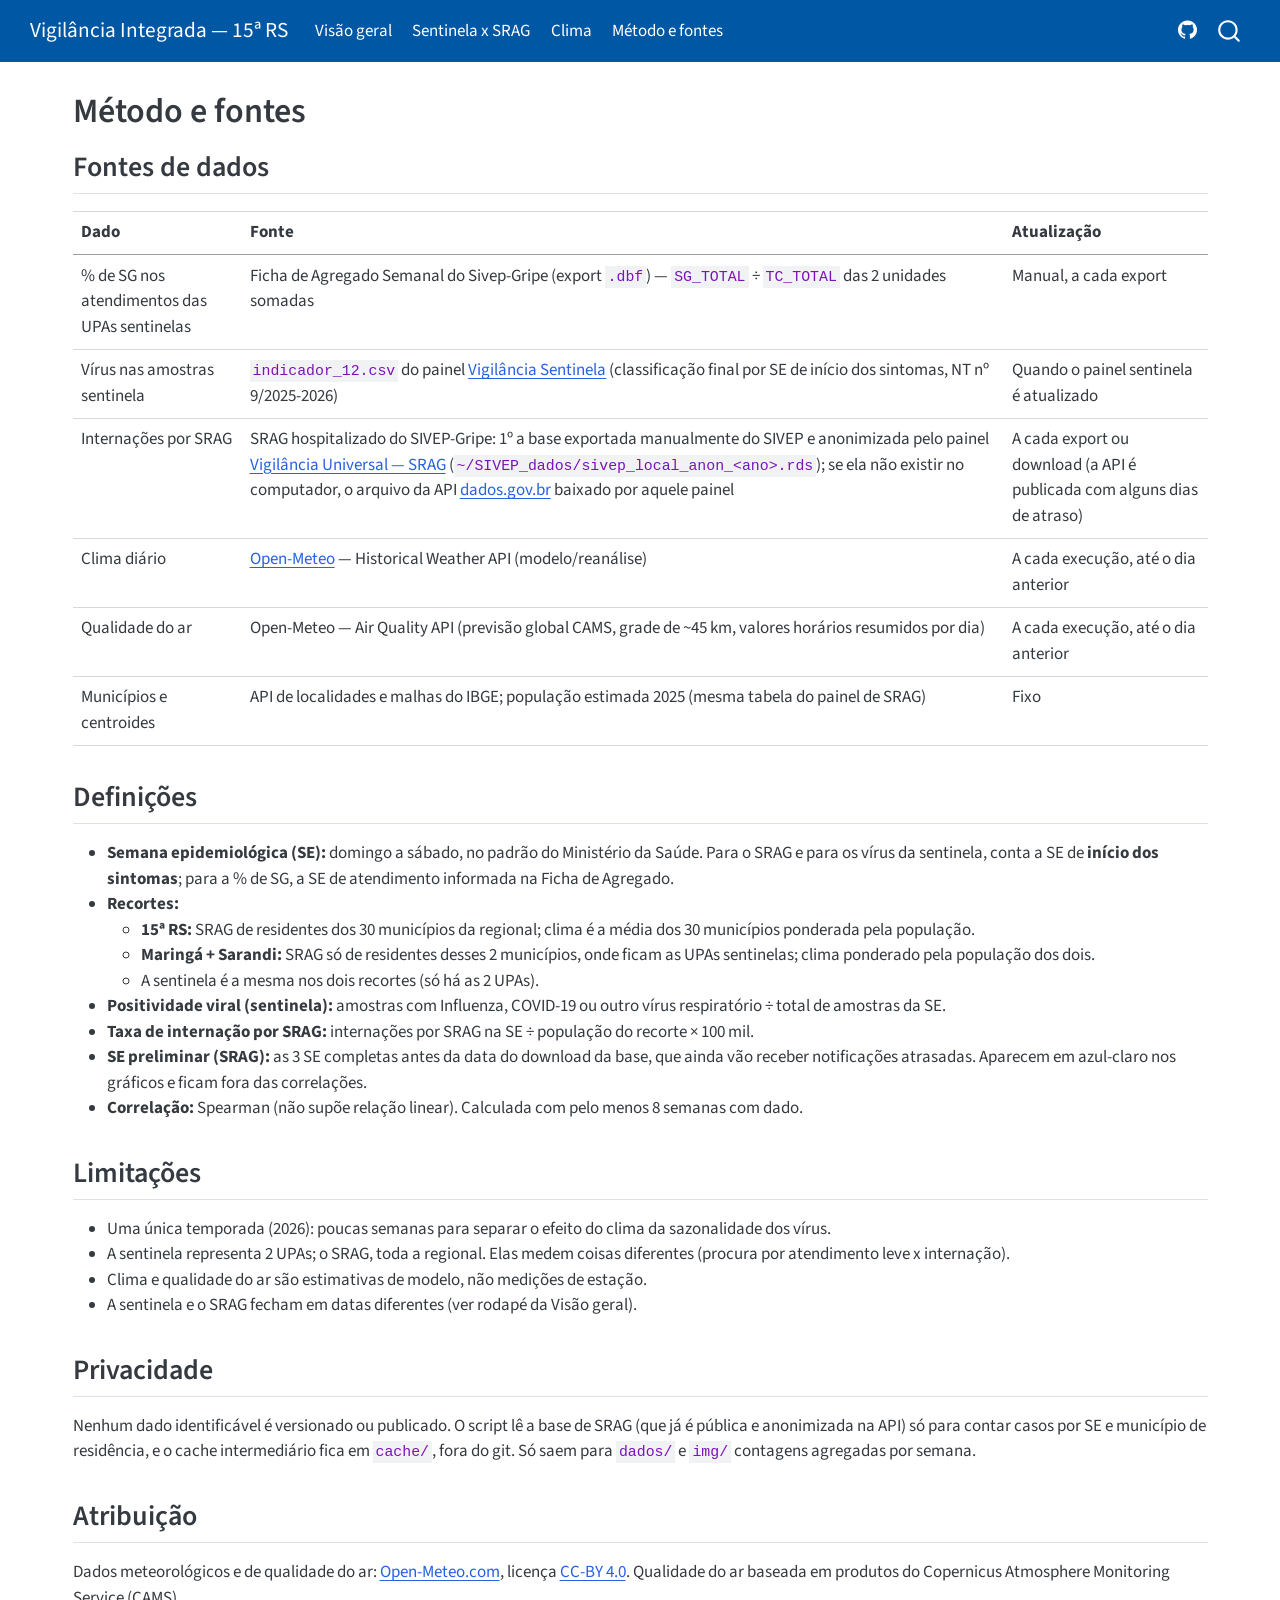
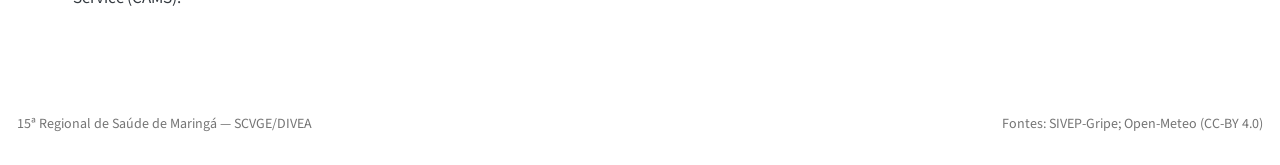
<file: docs/metodo.html>
<!DOCTYPE html>
<html xmlns="http://www.w3.org/1999/xhtml" lang="en" xml:lang="en"><head>

<meta charset="utf-8">
<meta name="generator" content="quarto-1.8.27">

<meta name="viewport" content="width=device-width, initial-scale=1.0, user-scalable=yes">


<title>Método e fontes – Vigilância Integrada — 15ª RS</title>
<style>
code{white-space: pre-wrap;}
span.smallcaps{font-variant: small-caps;}
div.columns{display: flex; gap: min(4vw, 1.5em);}
div.column{flex: auto; overflow-x: auto;}
div.hanging-indent{margin-left: 1.5em; text-indent: -1.5em;}
ul.task-list{list-style: none;}
ul.task-list li input[type="checkbox"] {
  width: 0.8em;
  margin: 0 0.8em 0.2em -1em; /* quarto-specific, see https://github.com/quarto-dev/quarto-cli/issues/4556 */ 
  vertical-align: middle;
}
</style>


<script src="site_libs/quarto-nav/quarto-nav.js"></script>
<script src="site_libs/quarto-nav/headroom.min.js"></script>
<script src="site_libs/clipboard/clipboard.min.js"></script>
<script src="site_libs/quarto-search/autocomplete.umd.js"></script>
<script src="site_libs/quarto-search/fuse.min.js"></script>
<script src="site_libs/quarto-search/quarto-search.js"></script>
<meta name="quarto:offset" content="./">
<script src="site_libs/quarto-html/quarto.js" type="module"></script>
<script src="site_libs/quarto-html/tabsets/tabsets.js" type="module"></script>
<script src="site_libs/quarto-html/axe/axe-check.js" type="module"></script>
<script src="site_libs/quarto-html/popper.min.js"></script>
<script src="site_libs/quarto-html/tippy.umd.min.js"></script>
<script src="site_libs/quarto-html/anchor.min.js"></script>
<link href="site_libs/quarto-html/tippy.css" rel="stylesheet">
<link href="site_libs/quarto-html/quarto-syntax-highlighting-ed96de9b727972fe78a7b5d16c58bf87.css" rel="stylesheet" id="quarto-text-highlighting-styles">
<script src="site_libs/bootstrap/bootstrap.min.js"></script>
<link href="site_libs/bootstrap/bootstrap-icons.css" rel="stylesheet">
<link href="site_libs/bootstrap/bootstrap-f245066ca199b7326ac6b360085ddf3a.min.css" rel="stylesheet" append-hash="true" id="quarto-bootstrap" data-mode="light">
<script id="quarto-search-options" type="application/json">{
  "location": "navbar",
  "copy-button": false,
  "collapse-after": 3,
  "panel-placement": "end",
  "type": "overlay",
  "limit": 50,
  "keyboard-shortcut": [
    "f",
    "/",
    "s"
  ],
  "show-item-context": false,
  "language": {
    "search-no-results-text": "No results",
    "search-matching-documents-text": "matching documents",
    "search-copy-link-title": "Copy link to search",
    "search-hide-matches-text": "Hide additional matches",
    "search-more-match-text": "more match in this document",
    "search-more-matches-text": "more matches in this document",
    "search-clear-button-title": "Clear",
    "search-text-placeholder": "",
    "search-detached-cancel-button-title": "Cancel",
    "search-submit-button-title": "Submit",
    "search-label": "Search"
  }
}</script>


<link rel="stylesheet" href="styles.css">
</head>

<body class="nav-fixed quarto-light">

<div id="quarto-search-results"></div>
  <header id="quarto-header" class="headroom fixed-top">
    <nav class="navbar navbar-expand-lg " data-bs-theme="dark">
      <div class="navbar-container container-fluid">
      <div class="navbar-brand-container mx-auto">
    <a class="navbar-brand" href="./index.html">
    <span class="navbar-title">Vigilância Integrada — 15ª RS</span>
    </a>
  </div>
            <div id="quarto-search" class="" title="Search"></div>
          <button class="navbar-toggler" type="button" data-bs-toggle="collapse" data-bs-target="#navbarCollapse" aria-controls="navbarCollapse" role="menu" aria-expanded="false" aria-label="Toggle navigation" onclick="if (window.quartoToggleHeadroom) { window.quartoToggleHeadroom(); }">
  <span class="navbar-toggler-icon"></span>
</button>
          <div class="collapse navbar-collapse" id="navbarCollapse">
            <ul class="navbar-nav navbar-nav-scroll me-auto">
  <li class="nav-item">
    <a class="nav-link" href="./index.html"> 
<span class="menu-text">Visão geral</span></a>
  </li>  
  <li class="nav-item">
    <a class="nav-link" href="./vigilancias.html"> 
<span class="menu-text">Sentinela x SRAG</span></a>
  </li>  
  <li class="nav-item">
    <a class="nav-link" href="./clima.html"> 
<span class="menu-text">Clima</span></a>
  </li>  
  <li class="nav-item">
    <a class="nav-link active" href="./metodo.html" aria-current="page"> 
<span class="menu-text">Método e fontes</span></a>
  </li>  
</ul>
            <ul class="navbar-nav navbar-nav-scroll ms-auto">
  <li class="nav-item compact">
    <a class="nav-link" href="https://github.com/valentim1979/vigilancia-integrada"> <i class="bi bi-github" role="img" aria-label="GitHub">
</i> 
<span class="menu-text"></span></a>
  </li>  
</ul>
          </div> <!-- /navcollapse -->
            <div class="quarto-navbar-tools">
</div>
      </div> <!-- /container-fluid -->
    </nav>
</header>
<!-- content -->
<div id="quarto-content" class="quarto-container page-columns page-rows-contents page-layout-full page-navbar">
<!-- sidebar -->
<!-- margin-sidebar -->
    
<!-- main -->
<main class="content column-page" id="quarto-document-content">

<header id="title-block-header" class="quarto-title-block default">
<div class="quarto-title">
<h1 class="title">Método e fontes</h1>
</div>



<div class="quarto-title-meta column-page">

    
  
    
  </div>
  


</header>


<section id="fontes-de-dados" class="level2">
<h2 class="anchored" data-anchor-id="fontes-de-dados">Fontes de dados</h2>
<table class="caption-top table">
<thead>
<tr class="header">
<th>Dado</th>
<th>Fonte</th>
<th>Atualização</th>
</tr>
</thead>
<tbody>
<tr class="odd">
<td>% de SG nos atendimentos das UPAs sentinelas</td>
<td>Ficha de Agregado Semanal do Sivep-Gripe (export <code>.dbf</code>) — <code>SG_TOTAL</code> ÷ <code>TC_TOTAL</code> das 2 unidades somadas</td>
<td>Manual, a cada export</td>
</tr>
<tr class="even">
<td>Vírus nas amostras sentinela</td>
<td><code>indicador_12.csv</code> do painel <a href="https://valentim1979.github.io/vigilancia-sentinela/">Vigilância Sentinela</a> (classificação final por SE de início dos sintomas, NT nº 9/2025-2026)</td>
<td>Quando o painel sentinela é atualizado</td>
</tr>
<tr class="odd">
<td>Internações por SRAG</td>
<td>SRAG hospitalizado do SIVEP-Gripe: 1º a base exportada manualmente do SIVEP e anonimizada pelo painel <a href="https://valentim1979.github.io/virus-respiratorios/">Vigilância Universal — SRAG</a> (<code>~/SIVEP_dados/sivep_local_anon_&lt;ano&gt;.rds</code>); se ela não existir no computador, o arquivo da API <a href="https://dados.gov.br">dados.gov.br</a> baixado por aquele painel</td>
<td>A cada export ou download (a API é publicada com alguns dias de atraso)</td>
</tr>
<tr class="even">
<td>Clima diário</td>
<td><a href="https://open-meteo.com/">Open-Meteo</a> — Historical Weather API (modelo/reanálise)</td>
<td>A cada execução, até o dia anterior</td>
</tr>
<tr class="odd">
<td>Qualidade do ar</td>
<td>Open-Meteo — Air Quality API (previsão global CAMS, grade de ~45 km, valores horários resumidos por dia)</td>
<td>A cada execução, até o dia anterior</td>
</tr>
<tr class="even">
<td>Municípios e centroides</td>
<td>API de localidades e malhas do IBGE; população estimada 2025 (mesma tabela do painel de SRAG)</td>
<td>Fixo</td>
</tr>
</tbody>
</table>
</section>
<section id="definições" class="level2">
<h2 class="anchored" data-anchor-id="definições">Definições</h2>
<ul>
<li><strong>Semana epidemiológica (SE):</strong> domingo a sábado, no padrão do Ministério da Saúde. Para o SRAG e para os vírus da sentinela, conta a SE de <strong>início dos sintomas</strong>; para a % de SG, a SE de atendimento informada na Ficha de Agregado.</li>
<li><strong>Recortes:</strong>
<ul>
<li><strong>15ª RS:</strong> SRAG de residentes dos 30 municípios da regional; clima é a média dos 30 municípios ponderada pela população.</li>
<li><strong>Maringá + Sarandi:</strong> SRAG só de residentes desses 2 municípios, onde ficam as UPAs sentinelas; clima ponderado pela população dos dois.</li>
<li>A sentinela é a mesma nos dois recortes (só há as 2 UPAs).</li>
</ul></li>
<li><strong>Positividade viral (sentinela):</strong> amostras com Influenza, COVID-19 ou outro vírus respiratório ÷ total de amostras da SE.</li>
<li><strong>Taxa de internação por SRAG:</strong> internações por SRAG na SE ÷ população do recorte × 100 mil.</li>
<li><strong>SE preliminar (SRAG):</strong> as 3 SE completas antes da data do download da base, que ainda vão receber notificações atrasadas. Aparecem em azul-claro nos gráficos e ficam fora das correlações.</li>
<li><strong>Correlação:</strong> Spearman (não supõe relação linear). Calculada com pelo menos 8 semanas com dado.</li>
</ul>
</section>
<section id="limitações" class="level2">
<h2 class="anchored" data-anchor-id="limitações">Limitações</h2>
<ul>
<li>Uma única temporada (2026): poucas semanas para separar o efeito do clima da sazonalidade dos vírus.</li>
<li>A sentinela representa 2 UPAs; o SRAG, toda a regional. Elas medem coisas diferentes (procura por atendimento leve x internação).</li>
<li>Clima e qualidade do ar são estimativas de modelo, não medições de estação.</li>
<li>A sentinela e o SRAG fecham em datas diferentes (ver rodapé da Visão geral).</li>
</ul>
</section>
<section id="privacidade" class="level2">
<h2 class="anchored" data-anchor-id="privacidade">Privacidade</h2>
<p>Nenhum dado identificável é versionado ou publicado. O script lê a base de SRAG (que já é pública e anonimizada na API) só para contar casos por SE e município de residência, e o cache intermediário fica em <code>cache/</code>, fora do git. Só saem para <code>dados/</code> e <code>img/</code> contagens agregadas por semana.</p>
</section>
<section id="atribuição" class="level2">
<h2 class="anchored" data-anchor-id="atribuição">Atribuição</h2>
<p>Dados meteorológicos e de qualidade do ar: <a href="https://open-meteo.com/">Open-Meteo.com</a>, licença <a href="https://creativecommons.org/licenses/by/4.0/">CC-BY 4.0</a>. Qualidade do ar baseada em produtos do Copernicus Atmosphere Monitoring Service (CAMS).</p>


</section>

</main> <!-- /main -->
<script id="quarto-html-after-body" type="application/javascript">
  window.document.addEventListener("DOMContentLoaded", function (event) {
    const icon = "";
    const anchorJS = new window.AnchorJS();
    anchorJS.options = {
      placement: 'right',
      icon: icon
    };
    anchorJS.add('.anchored');
    const isCodeAnnotation = (el) => {
      for (const clz of el.classList) {
        if (clz.startsWith('code-annotation-')) {                     
          return true;
        }
      }
      return false;
    }
    const onCopySuccess = function(e) {
      // button target
      const button = e.trigger;
      // don't keep focus
      button.blur();
      // flash "checked"
      button.classList.add('code-copy-button-checked');
      var currentTitle = button.getAttribute("title");
      button.setAttribute("title", "Copied!");
      let tooltip;
      if (window.bootstrap) {
        button.setAttribute("data-bs-toggle", "tooltip");
        button.setAttribute("data-bs-placement", "left");
        button.setAttribute("data-bs-title", "Copied!");
        tooltip = new bootstrap.Tooltip(button, 
          { trigger: "manual", 
            customClass: "code-copy-button-tooltip",
            offset: [0, -8]});
        tooltip.show();    
      }
      setTimeout(function() {
        if (tooltip) {
          tooltip.hide();
          button.removeAttribute("data-bs-title");
          button.removeAttribute("data-bs-toggle");
          button.removeAttribute("data-bs-placement");
        }
        button.setAttribute("title", currentTitle);
        button.classList.remove('code-copy-button-checked');
      }, 1000);
      // clear code selection
      e.clearSelection();
    }
    const getTextToCopy = function(trigger) {
      const outerScaffold = trigger.parentElement.cloneNode(true);
      const codeEl = outerScaffold.querySelector('code');
      for (const childEl of codeEl.children) {
        if (isCodeAnnotation(childEl)) {
          childEl.remove();
        }
      }
      return codeEl.innerText;
    }
    const clipboard = new window.ClipboardJS('.code-copy-button:not([data-in-quarto-modal])', {
      text: getTextToCopy
    });
    clipboard.on('success', onCopySuccess);
    if (window.document.getElementById('quarto-embedded-source-code-modal')) {
      const clipboardModal = new window.ClipboardJS('.code-copy-button[data-in-quarto-modal]', {
        text: getTextToCopy,
        container: window.document.getElementById('quarto-embedded-source-code-modal')
      });
      clipboardModal.on('success', onCopySuccess);
    }
      var localhostRegex = new RegExp(/^(?:http|https):\/\/localhost\:?[0-9]*\//);
      var mailtoRegex = new RegExp(/^mailto:/);
        var filterRegex = new RegExp('/' + window.location.host + '/');
      var isInternal = (href) => {
          return filterRegex.test(href) || localhostRegex.test(href) || mailtoRegex.test(href);
      }
      // Inspect non-navigation links and adorn them if external
     var links = window.document.querySelectorAll('a[href]:not(.nav-link):not(.navbar-brand):not(.toc-action):not(.sidebar-link):not(.sidebar-item-toggle):not(.pagination-link):not(.no-external):not([aria-hidden]):not(.dropdown-item):not(.quarto-navigation-tool):not(.about-link)');
      for (var i=0; i<links.length; i++) {
        const link = links[i];
        if (!isInternal(link.href)) {
          // undo the damage that might have been done by quarto-nav.js in the case of
          // links that we want to consider external
          if (link.dataset.originalHref !== undefined) {
            link.href = link.dataset.originalHref;
          }
        }
      }
    function tippyHover(el, contentFn, onTriggerFn, onUntriggerFn) {
      const config = {
        allowHTML: true,
        maxWidth: 500,
        delay: 100,
        arrow: false,
        appendTo: function(el) {
            return el.parentElement;
        },
        interactive: true,
        interactiveBorder: 10,
        theme: 'quarto',
        placement: 'bottom-start',
      };
      if (contentFn) {
        config.content = contentFn;
      }
      if (onTriggerFn) {
        config.onTrigger = onTriggerFn;
      }
      if (onUntriggerFn) {
        config.onUntrigger = onUntriggerFn;
      }
      window.tippy(el, config); 
    }
    const noterefs = window.document.querySelectorAll('a[role="doc-noteref"]');
    for (var i=0; i<noterefs.length; i++) {
      const ref = noterefs[i];
      tippyHover(ref, function() {
        // use id or data attribute instead here
        let href = ref.getAttribute('data-footnote-href') || ref.getAttribute('href');
        try { href = new URL(href).hash; } catch {}
        const id = href.replace(/^#\/?/, "");
        const note = window.document.getElementById(id);
        if (note) {
          return note.innerHTML;
        } else {
          return "";
        }
      });
    }
    const xrefs = window.document.querySelectorAll('a.quarto-xref');
    const processXRef = (id, note) => {
      // Strip column container classes
      const stripColumnClz = (el) => {
        el.classList.remove("page-full", "page-columns");
        if (el.children) {
          for (const child of el.children) {
            stripColumnClz(child);
          }
        }
      }
      stripColumnClz(note)
      if (id === null || id.startsWith('sec-')) {
        // Special case sections, only their first couple elements
        const container = document.createElement("div");
        if (note.children && note.children.length > 2) {
          container.appendChild(note.children[0].cloneNode(true));
          for (let i = 1; i < note.children.length; i++) {
            const child = note.children[i];
            if (child.tagName === "P" && child.innerText === "") {
              continue;
            } else {
              container.appendChild(child.cloneNode(true));
              break;
            }
          }
          if (window.Quarto?.typesetMath) {
            window.Quarto.typesetMath(container);
          }
          return container.innerHTML
        } else {
          if (window.Quarto?.typesetMath) {
            window.Quarto.typesetMath(note);
          }
          return note.innerHTML;
        }
      } else {
        // Remove any anchor links if they are present
        const anchorLink = note.querySelector('a.anchorjs-link');
        if (anchorLink) {
          anchorLink.remove();
        }
        if (window.Quarto?.typesetMath) {
          window.Quarto.typesetMath(note);
        }
        if (note.classList.contains("callout")) {
          return note.outerHTML;
        } else {
          return note.innerHTML;
        }
      }
    }
    for (var i=0; i<xrefs.length; i++) {
      const xref = xrefs[i];
      tippyHover(xref, undefined, function(instance) {
        instance.disable();
        let url = xref.getAttribute('href');
        let hash = undefined; 
        if (url.startsWith('#')) {
          hash = url;
        } else {
          try { hash = new URL(url).hash; } catch {}
        }
        if (hash) {
          const id = hash.replace(/^#\/?/, "");
          const note = window.document.getElementById(id);
          if (note !== null) {
            try {
              const html = processXRef(id, note.cloneNode(true));
              instance.setContent(html);
            } finally {
              instance.enable();
              instance.show();
            }
          } else {
            // See if we can fetch this
            fetch(url.split('#')[0])
            .then(res => res.text())
            .then(html => {
              const parser = new DOMParser();
              const htmlDoc = parser.parseFromString(html, "text/html");
              const note = htmlDoc.getElementById(id);
              if (note !== null) {
                const html = processXRef(id, note);
                instance.setContent(html);
              } 
            }).finally(() => {
              instance.enable();
              instance.show();
            });
          }
        } else {
          // See if we can fetch a full url (with no hash to target)
          // This is a special case and we should probably do some content thinning / targeting
          fetch(url)
          .then(res => res.text())
          .then(html => {
            const parser = new DOMParser();
            const htmlDoc = parser.parseFromString(html, "text/html");
            const note = htmlDoc.querySelector('main.content');
            if (note !== null) {
              // This should only happen for chapter cross references
              // (since there is no id in the URL)
              // remove the first header
              if (note.children.length > 0 && note.children[0].tagName === "HEADER") {
                note.children[0].remove();
              }
              const html = processXRef(null, note);
              instance.setContent(html);
            } 
          }).finally(() => {
            instance.enable();
            instance.show();
          });
        }
      }, function(instance) {
      });
    }
        let selectedAnnoteEl;
        const selectorForAnnotation = ( cell, annotation) => {
          let cellAttr = 'data-code-cell="' + cell + '"';
          let lineAttr = 'data-code-annotation="' +  annotation + '"';
          const selector = 'span[' + cellAttr + '][' + lineAttr + ']';
          return selector;
        }
        const selectCodeLines = (annoteEl) => {
          const doc = window.document;
          const targetCell = annoteEl.getAttribute("data-target-cell");
          const targetAnnotation = annoteEl.getAttribute("data-target-annotation");
          const annoteSpan = window.document.querySelector(selectorForAnnotation(targetCell, targetAnnotation));
          const lines = annoteSpan.getAttribute("data-code-lines").split(",");
          const lineIds = lines.map((line) => {
            return targetCell + "-" + line;
          })
          let top = null;
          let height = null;
          let parent = null;
          if (lineIds.length > 0) {
              //compute the position of the single el (top and bottom and make a div)
              const el = window.document.getElementById(lineIds[0]);
              top = el.offsetTop;
              height = el.offsetHeight;
              parent = el.parentElement.parentElement;
            if (lineIds.length > 1) {
              const lastEl = window.document.getElementById(lineIds[lineIds.length - 1]);
              const bottom = lastEl.offsetTop + lastEl.offsetHeight;
              height = bottom - top;
            }
            if (top !== null && height !== null && parent !== null) {
              // cook up a div (if necessary) and position it 
              let div = window.document.getElementById("code-annotation-line-highlight");
              if (div === null) {
                div = window.document.createElement("div");
                div.setAttribute("id", "code-annotation-line-highlight");
                div.style.position = 'absolute';
                parent.appendChild(div);
              }
              div.style.top = top - 2 + "px";
              div.style.height = height + 4 + "px";
              div.style.left = 0;
              let gutterDiv = window.document.getElementById("code-annotation-line-highlight-gutter");
              if (gutterDiv === null) {
                gutterDiv = window.document.createElement("div");
                gutterDiv.setAttribute("id", "code-annotation-line-highlight-gutter");
                gutterDiv.style.position = 'absolute';
                const codeCell = window.document.getElementById(targetCell);
                const gutter = codeCell.querySelector('.code-annotation-gutter');
                gutter.appendChild(gutterDiv);
              }
              gutterDiv.style.top = top - 2 + "px";
              gutterDiv.style.height = height + 4 + "px";
            }
            selectedAnnoteEl = annoteEl;
          }
        };
        const unselectCodeLines = () => {
          const elementsIds = ["code-annotation-line-highlight", "code-annotation-line-highlight-gutter"];
          elementsIds.forEach((elId) => {
            const div = window.document.getElementById(elId);
            if (div) {
              div.remove();
            }
          });
          selectedAnnoteEl = undefined;
        };
          // Handle positioning of the toggle
      window.addEventListener(
        "resize",
        throttle(() => {
          elRect = undefined;
          if (selectedAnnoteEl) {
            selectCodeLines(selectedAnnoteEl);
          }
        }, 10)
      );
      function throttle(fn, ms) {
      let throttle = false;
      let timer;
        return (...args) => {
          if(!throttle) { // first call gets through
              fn.apply(this, args);
              throttle = true;
          } else { // all the others get throttled
              if(timer) clearTimeout(timer); // cancel #2
              timer = setTimeout(() => {
                fn.apply(this, args);
                timer = throttle = false;
              }, ms);
          }
        };
      }
        // Attach click handler to the DT
        const annoteDls = window.document.querySelectorAll('dt[data-target-cell]');
        for (const annoteDlNode of annoteDls) {
          annoteDlNode.addEventListener('click', (event) => {
            const clickedEl = event.target;
            if (clickedEl !== selectedAnnoteEl) {
              unselectCodeLines();
              const activeEl = window.document.querySelector('dt[data-target-cell].code-annotation-active');
              if (activeEl) {
                activeEl.classList.remove('code-annotation-active');
              }
              selectCodeLines(clickedEl);
              clickedEl.classList.add('code-annotation-active');
            } else {
              // Unselect the line
              unselectCodeLines();
              clickedEl.classList.remove('code-annotation-active');
            }
          });
        }
    const findCites = (el) => {
      const parentEl = el.parentElement;
      if (parentEl) {
        const cites = parentEl.dataset.cites;
        if (cites) {
          return {
            el,
            cites: cites.split(' ')
          };
        } else {
          return findCites(el.parentElement)
        }
      } else {
        return undefined;
      }
    };
    var bibliorefs = window.document.querySelectorAll('a[role="doc-biblioref"]');
    for (var i=0; i<bibliorefs.length; i++) {
      const ref = bibliorefs[i];
      const citeInfo = findCites(ref);
      if (citeInfo) {
        tippyHover(citeInfo.el, function() {
          var popup = window.document.createElement('div');
          citeInfo.cites.forEach(function(cite) {
            var citeDiv = window.document.createElement('div');
            citeDiv.classList.add('hanging-indent');
            citeDiv.classList.add('csl-entry');
            var biblioDiv = window.document.getElementById('ref-' + cite);
            if (biblioDiv) {
              citeDiv.innerHTML = biblioDiv.innerHTML;
            }
            popup.appendChild(citeDiv);
          });
          return popup.innerHTML;
        });
      }
    }
  });
  </script>
</div> <!-- /content -->
<footer class="footer">
  <div class="nav-footer">
    <div class="nav-footer-left">
<p>15ª Regional de Saúde de Maringá — SCVGE/DIVEA</p>
</div>   
    <div class="nav-footer-center">
      &nbsp;
    </div>
    <div class="nav-footer-right">
<p>Fontes: SIVEP-Gripe; Open-Meteo (CC-BY 4.0)</p>
</div>
  </div>
</footer>




</body></html>
</file>
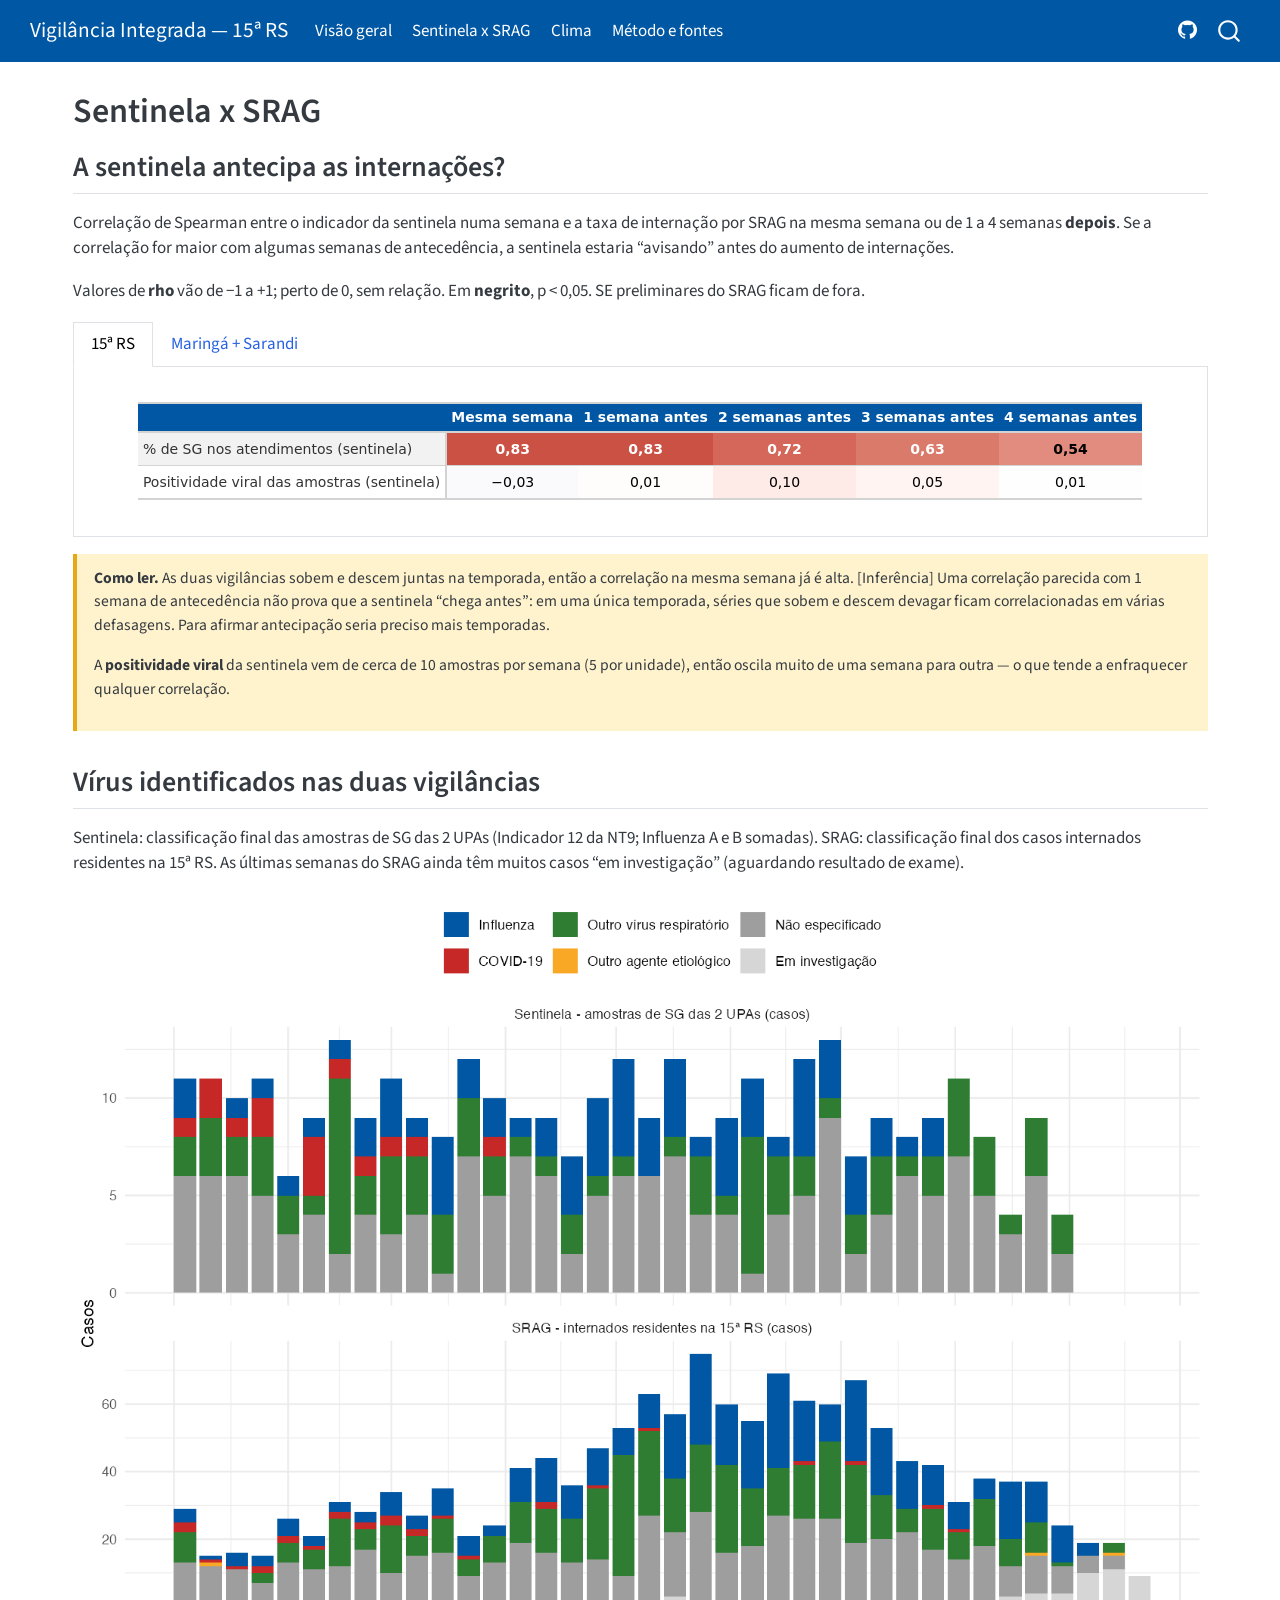
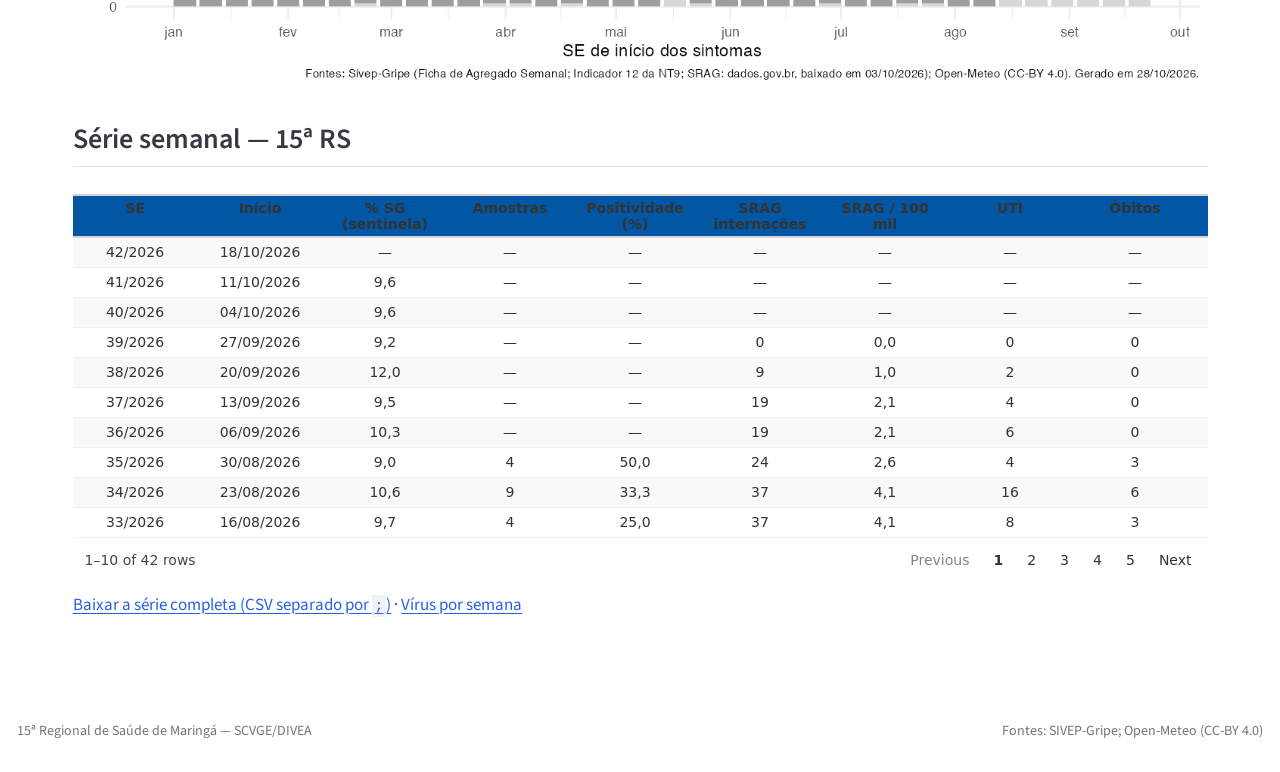
<file: docs/vigilancias.html>
<!DOCTYPE html>
<html xmlns="http://www.w3.org/1999/xhtml" lang="en" xml:lang="en"><head>

<meta charset="utf-8">
<meta name="generator" content="quarto-1.8.27">

<meta name="viewport" content="width=device-width, initial-scale=1.0, user-scalable=yes">


<title>Sentinela x SRAG – Vigilância Integrada — 15ª RS</title>
<style>
code{white-space: pre-wrap;}
span.smallcaps{font-variant: small-caps;}
div.columns{display: flex; gap: min(4vw, 1.5em);}
div.column{flex: auto; overflow-x: auto;}
div.hanging-indent{margin-left: 1.5em; text-indent: -1.5em;}
ul.task-list{list-style: none;}
ul.task-list li input[type="checkbox"] {
  width: 0.8em;
  margin: 0 0.8em 0.2em -1em; /* quarto-specific, see https://github.com/quarto-dev/quarto-cli/issues/4556 */ 
  vertical-align: middle;
}
</style>


<script src="site_libs/quarto-nav/quarto-nav.js"></script>
<script src="site_libs/quarto-nav/headroom.min.js"></script>
<script src="site_libs/clipboard/clipboard.min.js"></script>
<script src="site_libs/quarto-search/autocomplete.umd.js"></script>
<script src="site_libs/quarto-search/fuse.min.js"></script>
<script src="site_libs/quarto-search/quarto-search.js"></script>
<meta name="quarto:offset" content="./">
<script src="site_libs/quarto-html/quarto.js" type="module"></script>
<script src="site_libs/quarto-html/tabsets/tabsets.js" type="module"></script>
<script src="site_libs/quarto-html/axe/axe-check.js" type="module"></script>
<script src="site_libs/quarto-html/popper.min.js"></script>
<script src="site_libs/quarto-html/tippy.umd.min.js"></script>
<script src="site_libs/quarto-html/anchor.min.js"></script>
<link href="site_libs/quarto-html/tippy.css" rel="stylesheet">
<link href="site_libs/quarto-html/quarto-syntax-highlighting-ed96de9b727972fe78a7b5d16c58bf87.css" rel="stylesheet" id="quarto-text-highlighting-styles">
<script src="site_libs/bootstrap/bootstrap.min.js"></script>
<link href="site_libs/bootstrap/bootstrap-icons.css" rel="stylesheet">
<link href="site_libs/bootstrap/bootstrap-f245066ca199b7326ac6b360085ddf3a.min.css" rel="stylesheet" append-hash="true" id="quarto-bootstrap" data-mode="light">
<script id="quarto-search-options" type="application/json">{
  "location": "navbar",
  "copy-button": false,
  "collapse-after": 3,
  "panel-placement": "end",
  "type": "overlay",
  "limit": 50,
  "keyboard-shortcut": [
    "f",
    "/",
    "s"
  ],
  "show-item-context": false,
  "language": {
    "search-no-results-text": "No results",
    "search-matching-documents-text": "matching documents",
    "search-copy-link-title": "Copy link to search",
    "search-hide-matches-text": "Hide additional matches",
    "search-more-match-text": "more match in this document",
    "search-more-matches-text": "more matches in this document",
    "search-clear-button-title": "Clear",
    "search-text-placeholder": "",
    "search-detached-cancel-button-title": "Cancel",
    "search-submit-button-title": "Submit",
    "search-label": "Search"
  }
}</script>
<script src="site_libs/core-js-2.5.3/shim.min.js"></script>
<script src="site_libs/react-18.2.0/react.min.js"></script>
<script src="site_libs/react-18.2.0/react-dom.min.js"></script>
<script src="site_libs/reactwidget-2.0.0/react-tools.js"></script>
<script src="site_libs/htmlwidgets-1.6.4/htmlwidgets.js"></script>
<link href="site_libs/reactable-0.4.5/reactable.css" rel="stylesheet">
<script src="site_libs/reactable-binding-0.4.5/reactable.js"></script>


<link rel="stylesheet" href="styles.css">
</head>

<body class="nav-fixed quarto-light">

<div id="quarto-search-results"></div>
  <header id="quarto-header" class="headroom fixed-top">
    <nav class="navbar navbar-expand-lg " data-bs-theme="dark">
      <div class="navbar-container container-fluid">
      <div class="navbar-brand-container mx-auto">
    <a class="navbar-brand" href="./index.html">
    <span class="navbar-title">Vigilância Integrada — 15ª RS</span>
    </a>
  </div>
            <div id="quarto-search" class="" title="Search"></div>
          <button class="navbar-toggler" type="button" data-bs-toggle="collapse" data-bs-target="#navbarCollapse" aria-controls="navbarCollapse" role="menu" aria-expanded="false" aria-label="Toggle navigation" onclick="if (window.quartoToggleHeadroom) { window.quartoToggleHeadroom(); }">
  <span class="navbar-toggler-icon"></span>
</button>
          <div class="collapse navbar-collapse" id="navbarCollapse">
            <ul class="navbar-nav navbar-nav-scroll me-auto">
  <li class="nav-item">
    <a class="nav-link" href="./index.html"> 
<span class="menu-text">Visão geral</span></a>
  </li>  
  <li class="nav-item">
    <a class="nav-link active" href="./vigilancias.html" aria-current="page"> 
<span class="menu-text">Sentinela x SRAG</span></a>
  </li>  
  <li class="nav-item">
    <a class="nav-link" href="./clima.html"> 
<span class="menu-text">Clima</span></a>
  </li>  
  <li class="nav-item">
    <a class="nav-link" href="./metodo.html"> 
<span class="menu-text">Método e fontes</span></a>
  </li>  
</ul>
            <ul class="navbar-nav navbar-nav-scroll ms-auto">
  <li class="nav-item compact">
    <a class="nav-link" href="https://github.com/valentim1979/vigilancia-integrada"> <i class="bi bi-github" role="img" aria-label="GitHub">
</i> 
<span class="menu-text"></span></a>
  </li>  
</ul>
          </div> <!-- /navcollapse -->
            <div class="quarto-navbar-tools">
</div>
      </div> <!-- /container-fluid -->
    </nav>
</header>
<!-- content -->
<div id="quarto-content" class="quarto-container page-columns page-rows-contents page-layout-full page-navbar">
<!-- sidebar -->
<!-- margin-sidebar -->
    
<!-- main -->
<main class="content column-page" id="quarto-document-content">

<header id="title-block-header" class="quarto-title-block default">
<div class="quarto-title">
<h1 class="title">Sentinela x SRAG</h1>
</div>



<div class="quarto-title-meta column-page">

    
  
    
  </div>
  


</header>


<section id="a-sentinela-antecipa-as-internações" class="level2">
<h2 class="anchored" data-anchor-id="a-sentinela-antecipa-as-internações">A sentinela antecipa as internações?</h2>
<p>Correlação de Spearman entre o indicador da sentinela numa semana e a taxa de internação por SRAG na mesma semana ou de 1 a 4 semanas <strong>depois</strong>. Se a correlação for maior com algumas semanas de antecedência, a sentinela estaria “avisando” antes do aumento de internações.</p>
<p>Valores de <strong>rho</strong> vão de −1 a +1; perto de 0, sem relação. Em <strong>negrito</strong>, p &lt; 0,05. SE preliminares do SRAG ficam de fora.</p>
<div class="tabset-margin-container"></div><div class="panel-tabset">
<ul class="nav nav-tabs" role="tablist"><li class="nav-item" role="presentation"><a class="nav-link active" id="tabset-1-1-tab" data-bs-toggle="tab" data-bs-target="#tabset-1-1" role="tab" aria-controls="tabset-1-1" aria-selected="true" href="">15ª RS</a></li><li class="nav-item" role="presentation"><a class="nav-link" id="tabset-1-2-tab" data-bs-toggle="tab" data-bs-target="#tabset-1-2" role="tab" aria-controls="tabset-1-2" aria-selected="false" href="">Maringá + Sarandi</a></li></ul>
<div class="tab-content">
<div id="tabset-1-1" class="tab-pane active" role="tabpanel" aria-labelledby="tabset-1-1-tab">
<div class="cell">
<div class="cell-output-display">
<div id="jqkshqywsj" style="padding-left:0px;padding-right:0px;padding-top:10px;padding-bottom:10px;overflow-x:auto;overflow-y:auto;width:auto;height:auto;">
<style>#jqkshqywsj table {
  font-family: system-ui, 'Segoe UI', Roboto, Helvetica, Arial, sans-serif, 'Apple Color Emoji', 'Segoe UI Emoji', 'Segoe UI Symbol', 'Noto Color Emoji';
  -webkit-font-smoothing: antialiased;
  -moz-osx-font-smoothing: grayscale;
}

#jqkshqywsj thead, #jqkshqywsj tbody, #jqkshqywsj tfoot, #jqkshqywsj tr, #jqkshqywsj td, #jqkshqywsj th {
  border-style: none;
}

#jqkshqywsj p {
  margin: 0;
  padding: 0;
}

#jqkshqywsj .gt_table {
  display: table;
  border-collapse: collapse;
  line-height: normal;
  margin-left: auto;
  margin-right: auto;
  color: #333333;
  font-size: 14px;
  font-weight: normal;
  font-style: normal;
  background-color: #FFFFFF;
  width: auto;
  border-top-style: solid;
  border-top-width: 2px;
  border-top-color: #0057A3;
  border-right-style: none;
  border-right-width: 2px;
  border-right-color: #D3D3D3;
  border-bottom-style: solid;
  border-bottom-width: 2px;
  border-bottom-color: #0057A3;
  border-left-style: none;
  border-left-width: 2px;
  border-left-color: #D3D3D3;
}

#jqkshqywsj .gt_caption {
  padding-top: 4px;
  padding-bottom: 4px;
}

#jqkshqywsj .gt_title {
  color: #333333;
  font-size: 125%;
  font-weight: initial;
  padding-top: 4px;
  padding-bottom: 4px;
  padding-left: 5px;
  padding-right: 5px;
  border-bottom-color: #FFFFFF;
  border-bottom-width: 0;
}

#jqkshqywsj .gt_subtitle {
  color: #333333;
  font-size: 85%;
  font-weight: initial;
  padding-top: 3px;
  padding-bottom: 5px;
  padding-left: 5px;
  padding-right: 5px;
  border-top-color: #FFFFFF;
  border-top-width: 0;
}

#jqkshqywsj .gt_heading {
  background-color: #FFFFFF;
  text-align: center;
  border-bottom-color: #FFFFFF;
  border-left-style: none;
  border-left-width: 1px;
  border-left-color: #D3D3D3;
  border-right-style: none;
  border-right-width: 1px;
  border-right-color: #D3D3D3;
}

#jqkshqywsj .gt_bottom_border {
  border-bottom-style: solid;
  border-bottom-width: 2px;
  border-bottom-color: #D3D3D3;
}

#jqkshqywsj .gt_col_headings {
  border-top-style: solid;
  border-top-width: 2px;
  border-top-color: #D3D3D3;
  border-bottom-style: solid;
  border-bottom-width: 2px;
  border-bottom-color: #D3D3D3;
  border-left-style: none;
  border-left-width: 1px;
  border-left-color: #D3D3D3;
  border-right-style: none;
  border-right-width: 1px;
  border-right-color: #D3D3D3;
}

#jqkshqywsj .gt_col_heading {
  color: #FFFFFF;
  background-color: #0057A3;
  font-size: 100%;
  font-weight: bold;
  text-transform: inherit;
  border-left-style: none;
  border-left-width: 1px;
  border-left-color: #D3D3D3;
  border-right-style: none;
  border-right-width: 1px;
  border-right-color: #D3D3D3;
  vertical-align: bottom;
  padding-top: 5px;
  padding-bottom: 6px;
  padding-left: 5px;
  padding-right: 5px;
  overflow-x: hidden;
}

#jqkshqywsj .gt_column_spanner_outer {
  color: #FFFFFF;
  background-color: #0057A3;
  font-size: 100%;
  font-weight: bold;
  text-transform: inherit;
  padding-top: 0;
  padding-bottom: 0;
  padding-left: 4px;
  padding-right: 4px;
}

#jqkshqywsj .gt_column_spanner_outer:first-child {
  padding-left: 0;
}

#jqkshqywsj .gt_column_spanner_outer:last-child {
  padding-right: 0;
}

#jqkshqywsj .gt_column_spanner {
  border-bottom-style: solid;
  border-bottom-width: 2px;
  border-bottom-color: #D3D3D3;
  vertical-align: bottom;
  padding-top: 5px;
  padding-bottom: 5px;
  overflow-x: hidden;
  display: inline-block;
  width: 100%;
}

#jqkshqywsj .gt_spanner_row {
  border-bottom-style: hidden;
}

#jqkshqywsj .gt_group_heading {
  padding-top: 8px;
  padding-bottom: 8px;
  padding-left: 5px;
  padding-right: 5px;
  color: #333333;
  background-color: #FFFFFF;
  font-size: 100%;
  font-weight: bold;
  text-transform: inherit;
  border-top-style: solid;
  border-top-width: 2px;
  border-top-color: #D3D3D3;
  border-bottom-style: solid;
  border-bottom-width: 2px;
  border-bottom-color: #D3D3D3;
  border-left-style: none;
  border-left-width: 1px;
  border-left-color: #D3D3D3;
  border-right-style: none;
  border-right-width: 1px;
  border-right-color: #D3D3D3;
  vertical-align: middle;
  text-align: left;
}

#jqkshqywsj .gt_empty_group_heading {
  padding: 0.5px;
  color: #333333;
  background-color: #FFFFFF;
  font-size: 100%;
  font-weight: bold;
  border-top-style: solid;
  border-top-width: 2px;
  border-top-color: #D3D3D3;
  border-bottom-style: solid;
  border-bottom-width: 2px;
  border-bottom-color: #D3D3D3;
  vertical-align: middle;
}

#jqkshqywsj .gt_from_md > :first-child {
  margin-top: 0;
}

#jqkshqywsj .gt_from_md > :last-child {
  margin-bottom: 0;
}

#jqkshqywsj .gt_row {
  padding-top: 8px;
  padding-bottom: 8px;
  padding-left: 5px;
  padding-right: 5px;
  margin: 10px;
  border-top-style: solid;
  border-top-width: 1px;
  border-top-color: #D3D3D3;
  border-left-style: none;
  border-left-width: 1px;
  border-left-color: #D3D3D3;
  border-right-style: none;
  border-right-width: 1px;
  border-right-color: #D3D3D3;
  vertical-align: middle;
  overflow-x: hidden;
}

#jqkshqywsj .gt_stub {
  color: #333333;
  background-color: #FFFFFF;
  font-size: 100%;
  font-weight: initial;
  text-transform: inherit;
  border-right-style: solid;
  border-right-width: 2px;
  border-right-color: #D3D3D3;
  padding-left: 5px;
  padding-right: 5px;
}

#jqkshqywsj .gt_stub_row_group {
  color: #333333;
  background-color: #FFFFFF;
  font-size: 100%;
  font-weight: initial;
  text-transform: inherit;
  border-right-style: solid;
  border-right-width: 2px;
  border-right-color: #D3D3D3;
  padding-left: 5px;
  padding-right: 5px;
  vertical-align: top;
}

#jqkshqywsj .gt_row_group_first td {
  border-top-width: 2px;
}

#jqkshqywsj .gt_row_group_first th {
  border-top-width: 2px;
}

#jqkshqywsj .gt_summary_row {
  color: #333333;
  background-color: #FFFFFF;
  text-transform: inherit;
  padding-top: 8px;
  padding-bottom: 8px;
  padding-left: 5px;
  padding-right: 5px;
}

#jqkshqywsj .gt_first_summary_row {
  border-top-style: solid;
  border-top-color: #D3D3D3;
}

#jqkshqywsj .gt_first_summary_row.thick {
  border-top-width: 2px;
}

#jqkshqywsj .gt_last_summary_row {
  padding-top: 8px;
  padding-bottom: 8px;
  padding-left: 5px;
  padding-right: 5px;
  border-bottom-style: solid;
  border-bottom-width: 2px;
  border-bottom-color: #D3D3D3;
}

#jqkshqywsj .gt_grand_summary_row {
  color: #333333;
  background-color: #FFFFFF;
  text-transform: inherit;
  padding-top: 8px;
  padding-bottom: 8px;
  padding-left: 5px;
  padding-right: 5px;
}

#jqkshqywsj .gt_first_grand_summary_row {
  padding-top: 8px;
  padding-bottom: 8px;
  padding-left: 5px;
  padding-right: 5px;
  border-top-style: double;
  border-top-width: 6px;
  border-top-color: #D3D3D3;
}

#jqkshqywsj .gt_last_grand_summary_row_top {
  padding-top: 8px;
  padding-bottom: 8px;
  padding-left: 5px;
  padding-right: 5px;
  border-bottom-style: double;
  border-bottom-width: 6px;
  border-bottom-color: #D3D3D3;
}

#jqkshqywsj .gt_striped {
  background-color: rgba(128, 128, 128, 0.05);
}

#jqkshqywsj .gt_table_body {
  border-top-style: solid;
  border-top-width: 2px;
  border-top-color: #D3D3D3;
  border-bottom-style: solid;
  border-bottom-width: 2px;
  border-bottom-color: #D3D3D3;
}

#jqkshqywsj .gt_footnotes {
  color: #333333;
  background-color: #FFFFFF;
  border-bottom-style: none;
  border-bottom-width: 2px;
  border-bottom-color: #D3D3D3;
  border-left-style: none;
  border-left-width: 2px;
  border-left-color: #D3D3D3;
  border-right-style: none;
  border-right-width: 2px;
  border-right-color: #D3D3D3;
}

#jqkshqywsj .gt_footnote {
  margin: 0px;
  font-size: 90%;
  padding-top: 4px;
  padding-bottom: 4px;
  padding-left: 5px;
  padding-right: 5px;
}

#jqkshqywsj .gt_sourcenotes {
  color: #333333;
  background-color: #FFFFFF;
  border-bottom-style: none;
  border-bottom-width: 2px;
  border-bottom-color: #D3D3D3;
  border-left-style: none;
  border-left-width: 2px;
  border-left-color: #D3D3D3;
  border-right-style: none;
  border-right-width: 2px;
  border-right-color: #D3D3D3;
}

#jqkshqywsj .gt_sourcenote {
  font-size: 90%;
  padding-top: 4px;
  padding-bottom: 4px;
  padding-left: 5px;
  padding-right: 5px;
}

#jqkshqywsj .gt_left {
  text-align: left;
}

#jqkshqywsj .gt_center {
  text-align: center;
}

#jqkshqywsj .gt_right {
  text-align: right;
  font-variant-numeric: tabular-nums;
}

#jqkshqywsj .gt_font_normal {
  font-weight: normal;
}

#jqkshqywsj .gt_font_bold {
  font-weight: bold;
}

#jqkshqywsj .gt_font_italic {
  font-style: italic;
}

#jqkshqywsj .gt_super {
  font-size: 65%;
}

#jqkshqywsj .gt_footnote_marks {
  font-size: 75%;
  vertical-align: 0.4em;
  position: initial;
}

#jqkshqywsj .gt_asterisk {
  font-size: 100%;
  vertical-align: 0;
}

#jqkshqywsj .gt_indent_1 {
  text-indent: 5px;
}

#jqkshqywsj .gt_indent_2 {
  text-indent: 10px;
}

#jqkshqywsj .gt_indent_3 {
  text-indent: 15px;
}

#jqkshqywsj .gt_indent_4 {
  text-indent: 20px;
}

#jqkshqywsj .gt_indent_5 {
  text-indent: 25px;
}

#jqkshqywsj .katex-display {
  display: inline-flex !important;
  margin-bottom: 0.75em !important;
}

#jqkshqywsj div.Reactable > div.rt-table > div.rt-thead > div.rt-tr.rt-tr-group-header > div.rt-th-group:after {
  height: 0px !important;
}
</style>

<table class="gt_table caption-top table table-sm table-striped small" data-quarto-bootstrap="false">
<thead>
<tr class="gt_col_headings header">
<th id="a::stub" class="gt_col_heading gt_columns_bottom_border gt_left" data-quarto-table-cell-role="th" scope="col"></th>
<th id="Mesma-semana" class="gt_col_heading gt_columns_bottom_border gt_center" data-quarto-table-cell-role="th" scope="col">Mesma semana</th>
<th id="a1-semana-antes" class="gt_col_heading gt_columns_bottom_border gt_center" data-quarto-table-cell-role="th" scope="col">1 semana antes</th>
<th id="a2-semanas-antes" class="gt_col_heading gt_columns_bottom_border gt_center" data-quarto-table-cell-role="th" scope="col">2 semanas antes</th>
<th id="a3-semanas-antes" class="gt_col_heading gt_columns_bottom_border gt_center" data-quarto-table-cell-role="th" scope="col">3 semanas antes</th>
<th id="a4-semanas-antes" class="gt_col_heading gt_columns_bottom_border gt_center" data-quarto-table-cell-role="th" scope="col">4 semanas antes</th>
</tr>
</thead>
<tbody class="gt_table_body">
<tr class="odd">
<th id="stub_1_1" class="gt_row gt_left gt_stub" data-quarto-table-cell-role="th" scope="row">% de SG nos atendimentos (sentinela)</th>
<td class="gt_row gt_center" headers="stub_1_1 Mesma semana" style="background-color: #D65549; color: #FFFFFF; font-weight: bold">0,83</td>
<td class="gt_row gt_center" headers="stub_1_1 1 semana antes" style="background-color: #D65549; color: #FFFFFF; font-weight: bold">0,83</td>
<td class="gt_row gt_center" headers="stub_1_1 2 semanas antes" style="background-color: #DF6C5E; color: #FFFFFF; font-weight: bold">0,72</td>
<td class="gt_row gt_center" headers="stub_1_1 3 semanas antes" style="background-color: #E68071; color: #FFFFFF; font-weight: bold">0,63</td>
<td class="gt_row gt_center" headers="stub_1_1 4 semanas antes" style="background-color: #ED9385; color: #000000; font-weight: bold">0,54</td>
</tr>
<tr class="even">
<th id="stub_1_2" class="gt_row gt_left gt_stub" data-quarto-table-cell-role="th" scope="row">Positividade viral das amostras (sentinela)</th>
<td class="gt_row gt_center gt_striped" headers="stub_1_2 Mesma semana" style="background-color: #FAFAFD; color: #000000">−0,03</td>
<td class="gt_row gt_center gt_striped" headers="stub_1_2 1 semana antes" style="background-color: #FFFCFC; color: #000000">0,01</td>
<td class="gt_row gt_center gt_striped" headers="stub_1_2 2 semanas antes" style="background-color: #FEEBE7; color: #000000">0,10</td>
<td class="gt_row gt_center gt_striped" headers="stub_1_2 3 semanas antes" style="background-color: #FFF4F2; color: #000000">0,05</td>
<td class="gt_row gt_center gt_striped" headers="stub_1_2 4 semanas antes" style="background-color: #FFFEFE; color: #000000">0,01</td>
</tr>
</tbody>
</table>

</div>
</div>
</div>
</div>
<div id="tabset-1-2" class="tab-pane" role="tabpanel" aria-labelledby="tabset-1-2-tab">
<div class="cell">
<div class="cell-output-display">
<div id="oraozbmlwt" style="padding-left:0px;padding-right:0px;padding-top:10px;padding-bottom:10px;overflow-x:auto;overflow-y:auto;width:auto;height:auto;">
<style>#oraozbmlwt table {
  font-family: system-ui, 'Segoe UI', Roboto, Helvetica, Arial, sans-serif, 'Apple Color Emoji', 'Segoe UI Emoji', 'Segoe UI Symbol', 'Noto Color Emoji';
  -webkit-font-smoothing: antialiased;
  -moz-osx-font-smoothing: grayscale;
}

#oraozbmlwt thead, #oraozbmlwt tbody, #oraozbmlwt tfoot, #oraozbmlwt tr, #oraozbmlwt td, #oraozbmlwt th {
  border-style: none;
}

#oraozbmlwt p {
  margin: 0;
  padding: 0;
}

#oraozbmlwt .gt_table {
  display: table;
  border-collapse: collapse;
  line-height: normal;
  margin-left: auto;
  margin-right: auto;
  color: #333333;
  font-size: 14px;
  font-weight: normal;
  font-style: normal;
  background-color: #FFFFFF;
  width: auto;
  border-top-style: solid;
  border-top-width: 2px;
  border-top-color: #0057A3;
  border-right-style: none;
  border-right-width: 2px;
  border-right-color: #D3D3D3;
  border-bottom-style: solid;
  border-bottom-width: 2px;
  border-bottom-color: #0057A3;
  border-left-style: none;
  border-left-width: 2px;
  border-left-color: #D3D3D3;
}

#oraozbmlwt .gt_caption {
  padding-top: 4px;
  padding-bottom: 4px;
}

#oraozbmlwt .gt_title {
  color: #333333;
  font-size: 125%;
  font-weight: initial;
  padding-top: 4px;
  padding-bottom: 4px;
  padding-left: 5px;
  padding-right: 5px;
  border-bottom-color: #FFFFFF;
  border-bottom-width: 0;
}

#oraozbmlwt .gt_subtitle {
  color: #333333;
  font-size: 85%;
  font-weight: initial;
  padding-top: 3px;
  padding-bottom: 5px;
  padding-left: 5px;
  padding-right: 5px;
  border-top-color: #FFFFFF;
  border-top-width: 0;
}

#oraozbmlwt .gt_heading {
  background-color: #FFFFFF;
  text-align: center;
  border-bottom-color: #FFFFFF;
  border-left-style: none;
  border-left-width: 1px;
  border-left-color: #D3D3D3;
  border-right-style: none;
  border-right-width: 1px;
  border-right-color: #D3D3D3;
}

#oraozbmlwt .gt_bottom_border {
  border-bottom-style: solid;
  border-bottom-width: 2px;
  border-bottom-color: #D3D3D3;
}

#oraozbmlwt .gt_col_headings {
  border-top-style: solid;
  border-top-width: 2px;
  border-top-color: #D3D3D3;
  border-bottom-style: solid;
  border-bottom-width: 2px;
  border-bottom-color: #D3D3D3;
  border-left-style: none;
  border-left-width: 1px;
  border-left-color: #D3D3D3;
  border-right-style: none;
  border-right-width: 1px;
  border-right-color: #D3D3D3;
}

#oraozbmlwt .gt_col_heading {
  color: #FFFFFF;
  background-color: #0057A3;
  font-size: 100%;
  font-weight: bold;
  text-transform: inherit;
  border-left-style: none;
  border-left-width: 1px;
  border-left-color: #D3D3D3;
  border-right-style: none;
  border-right-width: 1px;
  border-right-color: #D3D3D3;
  vertical-align: bottom;
  padding-top: 5px;
  padding-bottom: 6px;
  padding-left: 5px;
  padding-right: 5px;
  overflow-x: hidden;
}

#oraozbmlwt .gt_column_spanner_outer {
  color: #FFFFFF;
  background-color: #0057A3;
  font-size: 100%;
  font-weight: bold;
  text-transform: inherit;
  padding-top: 0;
  padding-bottom: 0;
  padding-left: 4px;
  padding-right: 4px;
}

#oraozbmlwt .gt_column_spanner_outer:first-child {
  padding-left: 0;
}

#oraozbmlwt .gt_column_spanner_outer:last-child {
  padding-right: 0;
}

#oraozbmlwt .gt_column_spanner {
  border-bottom-style: solid;
  border-bottom-width: 2px;
  border-bottom-color: #D3D3D3;
  vertical-align: bottom;
  padding-top: 5px;
  padding-bottom: 5px;
  overflow-x: hidden;
  display: inline-block;
  width: 100%;
}

#oraozbmlwt .gt_spanner_row {
  border-bottom-style: hidden;
}

#oraozbmlwt .gt_group_heading {
  padding-top: 8px;
  padding-bottom: 8px;
  padding-left: 5px;
  padding-right: 5px;
  color: #333333;
  background-color: #FFFFFF;
  font-size: 100%;
  font-weight: bold;
  text-transform: inherit;
  border-top-style: solid;
  border-top-width: 2px;
  border-top-color: #D3D3D3;
  border-bottom-style: solid;
  border-bottom-width: 2px;
  border-bottom-color: #D3D3D3;
  border-left-style: none;
  border-left-width: 1px;
  border-left-color: #D3D3D3;
  border-right-style: none;
  border-right-width: 1px;
  border-right-color: #D3D3D3;
  vertical-align: middle;
  text-align: left;
}

#oraozbmlwt .gt_empty_group_heading {
  padding: 0.5px;
  color: #333333;
  background-color: #FFFFFF;
  font-size: 100%;
  font-weight: bold;
  border-top-style: solid;
  border-top-width: 2px;
  border-top-color: #D3D3D3;
  border-bottom-style: solid;
  border-bottom-width: 2px;
  border-bottom-color: #D3D3D3;
  vertical-align: middle;
}

#oraozbmlwt .gt_from_md > :first-child {
  margin-top: 0;
}

#oraozbmlwt .gt_from_md > :last-child {
  margin-bottom: 0;
}

#oraozbmlwt .gt_row {
  padding-top: 8px;
  padding-bottom: 8px;
  padding-left: 5px;
  padding-right: 5px;
  margin: 10px;
  border-top-style: solid;
  border-top-width: 1px;
  border-top-color: #D3D3D3;
  border-left-style: none;
  border-left-width: 1px;
  border-left-color: #D3D3D3;
  border-right-style: none;
  border-right-width: 1px;
  border-right-color: #D3D3D3;
  vertical-align: middle;
  overflow-x: hidden;
}

#oraozbmlwt .gt_stub {
  color: #333333;
  background-color: #FFFFFF;
  font-size: 100%;
  font-weight: initial;
  text-transform: inherit;
  border-right-style: solid;
  border-right-width: 2px;
  border-right-color: #D3D3D3;
  padding-left: 5px;
  padding-right: 5px;
}

#oraozbmlwt .gt_stub_row_group {
  color: #333333;
  background-color: #FFFFFF;
  font-size: 100%;
  font-weight: initial;
  text-transform: inherit;
  border-right-style: solid;
  border-right-width: 2px;
  border-right-color: #D3D3D3;
  padding-left: 5px;
  padding-right: 5px;
  vertical-align: top;
}

#oraozbmlwt .gt_row_group_first td {
  border-top-width: 2px;
}

#oraozbmlwt .gt_row_group_first th {
  border-top-width: 2px;
}

#oraozbmlwt .gt_summary_row {
  color: #333333;
  background-color: #FFFFFF;
  text-transform: inherit;
  padding-top: 8px;
  padding-bottom: 8px;
  padding-left: 5px;
  padding-right: 5px;
}

#oraozbmlwt .gt_first_summary_row {
  border-top-style: solid;
  border-top-color: #D3D3D3;
}

#oraozbmlwt .gt_first_summary_row.thick {
  border-top-width: 2px;
}

#oraozbmlwt .gt_last_summary_row {
  padding-top: 8px;
  padding-bottom: 8px;
  padding-left: 5px;
  padding-right: 5px;
  border-bottom-style: solid;
  border-bottom-width: 2px;
  border-bottom-color: #D3D3D3;
}

#oraozbmlwt .gt_grand_summary_row {
  color: #333333;
  background-color: #FFFFFF;
  text-transform: inherit;
  padding-top: 8px;
  padding-bottom: 8px;
  padding-left: 5px;
  padding-right: 5px;
}

#oraozbmlwt .gt_first_grand_summary_row {
  padding-top: 8px;
  padding-bottom: 8px;
  padding-left: 5px;
  padding-right: 5px;
  border-top-style: double;
  border-top-width: 6px;
  border-top-color: #D3D3D3;
}

#oraozbmlwt .gt_last_grand_summary_row_top {
  padding-top: 8px;
  padding-bottom: 8px;
  padding-left: 5px;
  padding-right: 5px;
  border-bottom-style: double;
  border-bottom-width: 6px;
  border-bottom-color: #D3D3D3;
}

#oraozbmlwt .gt_striped {
  background-color: rgba(128, 128, 128, 0.05);
}

#oraozbmlwt .gt_table_body {
  border-top-style: solid;
  border-top-width: 2px;
  border-top-color: #D3D3D3;
  border-bottom-style: solid;
  border-bottom-width: 2px;
  border-bottom-color: #D3D3D3;
}

#oraozbmlwt .gt_footnotes {
  color: #333333;
  background-color: #FFFFFF;
  border-bottom-style: none;
  border-bottom-width: 2px;
  border-bottom-color: #D3D3D3;
  border-left-style: none;
  border-left-width: 2px;
  border-left-color: #D3D3D3;
  border-right-style: none;
  border-right-width: 2px;
  border-right-color: #D3D3D3;
}

#oraozbmlwt .gt_footnote {
  margin: 0px;
  font-size: 90%;
  padding-top: 4px;
  padding-bottom: 4px;
  padding-left: 5px;
  padding-right: 5px;
}

#oraozbmlwt .gt_sourcenotes {
  color: #333333;
  background-color: #FFFFFF;
  border-bottom-style: none;
  border-bottom-width: 2px;
  border-bottom-color: #D3D3D3;
  border-left-style: none;
  border-left-width: 2px;
  border-left-color: #D3D3D3;
  border-right-style: none;
  border-right-width: 2px;
  border-right-color: #D3D3D3;
}

#oraozbmlwt .gt_sourcenote {
  font-size: 90%;
  padding-top: 4px;
  padding-bottom: 4px;
  padding-left: 5px;
  padding-right: 5px;
}

#oraozbmlwt .gt_left {
  text-align: left;
}

#oraozbmlwt .gt_center {
  text-align: center;
}

#oraozbmlwt .gt_right {
  text-align: right;
  font-variant-numeric: tabular-nums;
}

#oraozbmlwt .gt_font_normal {
  font-weight: normal;
}

#oraozbmlwt .gt_font_bold {
  font-weight: bold;
}

#oraozbmlwt .gt_font_italic {
  font-style: italic;
}

#oraozbmlwt .gt_super {
  font-size: 65%;
}

#oraozbmlwt .gt_footnote_marks {
  font-size: 75%;
  vertical-align: 0.4em;
  position: initial;
}

#oraozbmlwt .gt_asterisk {
  font-size: 100%;
  vertical-align: 0;
}

#oraozbmlwt .gt_indent_1 {
  text-indent: 5px;
}

#oraozbmlwt .gt_indent_2 {
  text-indent: 10px;
}

#oraozbmlwt .gt_indent_3 {
  text-indent: 15px;
}

#oraozbmlwt .gt_indent_4 {
  text-indent: 20px;
}

#oraozbmlwt .gt_indent_5 {
  text-indent: 25px;
}

#oraozbmlwt .katex-display {
  display: inline-flex !important;
  margin-bottom: 0.75em !important;
}

#oraozbmlwt div.Reactable > div.rt-table > div.rt-thead > div.rt-tr.rt-tr-group-header > div.rt-th-group:after {
  height: 0px !important;
}
</style>

<table class="gt_table caption-top table table-sm table-striped small" data-quarto-bootstrap="false">
<thead>
<tr class="gt_col_headings header">
<th id="a::stub" class="gt_col_heading gt_columns_bottom_border gt_left" data-quarto-table-cell-role="th" scope="col"></th>
<th id="Mesma-semana" class="gt_col_heading gt_columns_bottom_border gt_center" data-quarto-table-cell-role="th" scope="col">Mesma semana</th>
<th id="a1-semana-antes" class="gt_col_heading gt_columns_bottom_border gt_center" data-quarto-table-cell-role="th" scope="col">1 semana antes</th>
<th id="a2-semanas-antes" class="gt_col_heading gt_columns_bottom_border gt_center" data-quarto-table-cell-role="th" scope="col">2 semanas antes</th>
<th id="a3-semanas-antes" class="gt_col_heading gt_columns_bottom_border gt_center" data-quarto-table-cell-role="th" scope="col">3 semanas antes</th>
<th id="a4-semanas-antes" class="gt_col_heading gt_columns_bottom_border gt_center" data-quarto-table-cell-role="th" scope="col">4 semanas antes</th>
</tr>
</thead>
<tbody class="gt_table_body">
<tr class="odd">
<th id="stub_1_1" class="gt_row gt_left gt_stub" data-quarto-table-cell-role="th" scope="row">% de SG nos atendimentos (sentinela)</th>
<td class="gt_row gt_center" headers="stub_1_1 Mesma semana" style="background-color: #D44E43; color: #FFFFFF; font-weight: bold">0,86</td>
<td class="gt_row gt_center" headers="stub_1_1 1 semana antes" style="background-color: #D34E42; color: #FFFFFF; font-weight: bold">0,86</td>
<td class="gt_row gt_center" headers="stub_1_1 2 semanas antes" style="background-color: #DB6254; color: #FFFFFF; font-weight: bold">0,77</td>
<td class="gt_row gt_center" headers="stub_1_1 3 semanas antes" style="background-color: #E57B6D; color: #FFFFFF; font-weight: bold">0,65</td>
<td class="gt_row gt_center" headers="stub_1_1 4 semanas antes" style="background-color: #EB8D7E; color: #000000; font-weight: bold">0,57</td>
</tr>
<tr class="even">
<th id="stub_1_2" class="gt_row gt_left gt_stub" data-quarto-table-cell-role="th" scope="row">Positividade viral das amostras (sentinela)</th>
<td class="gt_row gt_center gt_striped" headers="stub_1_2 Mesma semana" style="background-color: #FFFBFA; color: #000000">0,02</td>
<td class="gt_row gt_center gt_striped" headers="stub_1_2 1 semana antes" style="background-color: #FFFFFF; color: #000000">0,00</td>
<td class="gt_row gt_center gt_striped" headers="stub_1_2 2 semanas antes" style="background-color: #FFF1EF; color: #000000">0,07</td>
<td class="gt_row gt_center gt_striped" headers="stub_1_2 3 semanas antes" style="background-color: #FFF0ED; color: #000000">0,07</td>
<td class="gt_row gt_center gt_striped" headers="stub_1_2 4 semanas antes" style="background-color: #F0F1FA; color: #000000">−0,08</td>
</tr>
</tbody>
</table>

</div>
</div>
</div>
</div>
</div>
</div>
<div class="aviso-dado">
<p><strong>Como ler.</strong> As duas vigilâncias sobem e descem juntas na temporada, então a correlação na mesma semana já é alta. [Inferência] Uma correlação parecida com 1 semana de antecedência não prova que a sentinela “chega antes”: em uma única temporada, séries que sobem e descem devagar ficam correlacionadas em várias defasagens. Para afirmar antecipação seria preciso mais temporadas.</p>
<p>A <strong>positividade viral</strong> da sentinela vem de cerca de 10 amostras por semana (5 por unidade), então oscila muito de uma semana para outra — o que tende a enfraquecer qualquer correlação.</p>
</div>
</section>
<section id="vírus-identificados-nas-duas-vigilâncias" class="level2">
<h2 class="anchored" data-anchor-id="vírus-identificados-nas-duas-vigilâncias">Vírus identificados nas duas vigilâncias</h2>
<p>Sentinela: classificação final das amostras de SG das 2 UPAs (Indicador 12 da NT9; Influenza A e B somadas). SRAG: classificação final dos casos internados residentes na 15ª RS. As últimas semanas do SRAG ainda têm muitos casos “em investigação” (aguardando resultado de exame).</p>
<p><img src="img/virus_comparacao.png" class="img-fluid"></p>
</section>
<section id="série-semanal-15ª-rs" class="level2">
<h2 class="anchored" data-anchor-id="série-semanal-15ª-rs">Série semanal — 15ª RS</h2>
<div class="cell">
<div class="cell-output-display">
<div id="styagfdjjs" class=".gt_table" style="padding-left:0px;padding-right:0px;padding-top:10px;padding-bottom:10px;overflow-x:auto;overflow-y:auto;width:auto;height:auto;">
<style>#styagfdjjs table {
  font-family: system-ui, 'Segoe UI', Roboto, Helvetica, Arial, sans-serif, 'Apple Color Emoji', 'Segoe UI Emoji', 'Segoe UI Symbol', 'Noto Color Emoji';
  -webkit-font-smoothing: antialiased;
  -moz-osx-font-smoothing: grayscale;
}

#styagfdjjs thead, #styagfdjjs tbody, #styagfdjjs tfoot, #styagfdjjs tr, #styagfdjjs td, #styagfdjjs th {
  border-style: none;
}

#styagfdjjs p {
  margin: 0;
  padding: 0;
}

#styagfdjjs .gt_table {
  display: table;
  border-collapse: collapse;
  line-height: normal;
  margin-left: auto;
  margin-right: auto;
  color: #333333;
  font-size: 14px;
  font-weight: normal;
  font-style: normal;
  background-color: #FFFFFF;
  width: auto;
  border-top-style: solid;
  border-top-width: 2px;
  border-top-color: #0057A3;
  border-right-style: none;
  border-right-width: 2px;
  border-right-color: #D3D3D3;
  border-bottom-style: solid;
  border-bottom-width: 2px;
  border-bottom-color: #0057A3;
  border-left-style: none;
  border-left-width: 2px;
  border-left-color: #D3D3D3;
}

#styagfdjjs .gt_caption {
  padding-top: 4px;
  padding-bottom: 4px;
}

#styagfdjjs .gt_title {
  color: #333333;
  font-size: 125%;
  font-weight: initial;
  padding-top: 4px;
  padding-bottom: 4px;
  padding-left: 5px;
  padding-right: 5px;
  border-bottom-color: #FFFFFF;
  border-bottom-width: 0;
}

#styagfdjjs .gt_subtitle {
  color: #333333;
  font-size: 85%;
  font-weight: initial;
  padding-top: 3px;
  padding-bottom: 5px;
  padding-left: 5px;
  padding-right: 5px;
  border-top-color: #FFFFFF;
  border-top-width: 0;
}

#styagfdjjs .gt_heading {
  background-color: #FFFFFF;
  text-align: center;
  border-bottom-color: #FFFFFF;
  border-left-style: none;
  border-left-width: 1px;
  border-left-color: #D3D3D3;
  border-right-style: none;
  border-right-width: 1px;
  border-right-color: #D3D3D3;
}

#styagfdjjs .gt_bottom_border {
  border-bottom-style: solid;
  border-bottom-width: 2px;
  border-bottom-color: #D3D3D3;
}

#styagfdjjs .gt_col_headings {
  border-top-style: solid;
  border-top-width: 2px;
  border-top-color: #D3D3D3;
  border-bottom-style: solid;
  border-bottom-width: 2px;
  border-bottom-color: #D3D3D3;
  border-left-style: none;
  border-left-width: 1px;
  border-left-color: #D3D3D3;
  border-right-style: none;
  border-right-width: 1px;
  border-right-color: #D3D3D3;
}

#styagfdjjs .gt_col_heading {
  color: #FFFFFF;
  background-color: #0057A3;
  font-size: 100%;
  font-weight: bold;
  text-transform: inherit;
  border-left-style: none;
  border-left-width: 1px;
  border-left-color: #D3D3D3;
  border-right-style: none;
  border-right-width: 1px;
  border-right-color: #D3D3D3;
  vertical-align: bottom;
  padding-top: 5px;
  padding-bottom: 6px;
  padding-left: 5px;
  padding-right: 5px;
  overflow-x: hidden;
}

#styagfdjjs .gt_column_spanner_outer {
  color: #FFFFFF;
  background-color: #0057A3;
  font-size: 100%;
  font-weight: bold;
  text-transform: inherit;
  padding-top: 0;
  padding-bottom: 0;
  padding-left: 4px;
  padding-right: 4px;
}

#styagfdjjs .gt_column_spanner_outer:first-child {
  padding-left: 0;
}

#styagfdjjs .gt_column_spanner_outer:last-child {
  padding-right: 0;
}

#styagfdjjs .gt_column_spanner {
  border-bottom-style: solid;
  border-bottom-width: 2px;
  border-bottom-color: #D3D3D3;
  vertical-align: bottom;
  padding-top: 5px;
  padding-bottom: 5px;
  overflow-x: hidden;
  display: inline-block;
  width: 100%;
}

#styagfdjjs .gt_spanner_row {
  border-bottom-style: hidden;
}

#styagfdjjs .gt_group_heading {
  padding-top: 8px;
  padding-bottom: 8px;
  padding-left: 5px;
  padding-right: 5px;
  color: #333333;
  background-color: #FFFFFF;
  font-size: 100%;
  font-weight: bold;
  text-transform: inherit;
  border-top-style: solid;
  border-top-width: 2px;
  border-top-color: #D3D3D3;
  border-bottom-style: solid;
  border-bottom-width: 2px;
  border-bottom-color: #D3D3D3;
  border-left-style: none;
  border-left-width: 1px;
  border-left-color: #D3D3D3;
  border-right-style: none;
  border-right-width: 1px;
  border-right-color: #D3D3D3;
  vertical-align: middle;
  text-align: left;
}

#styagfdjjs .gt_empty_group_heading {
  padding: 0.5px;
  color: #333333;
  background-color: #FFFFFF;
  font-size: 100%;
  font-weight: bold;
  border-top-style: solid;
  border-top-width: 2px;
  border-top-color: #D3D3D3;
  border-bottom-style: solid;
  border-bottom-width: 2px;
  border-bottom-color: #D3D3D3;
  vertical-align: middle;
}

#styagfdjjs .gt_from_md > :first-child {
  margin-top: 0;
}

#styagfdjjs .gt_from_md > :last-child {
  margin-bottom: 0;
}

#styagfdjjs .gt_row {
  padding-top: 8px;
  padding-bottom: 8px;
  padding-left: 5px;
  padding-right: 5px;
  margin: 10px;
  border-top-style: solid;
  border-top-width: 1px;
  border-top-color: #D3D3D3;
  border-left-style: none;
  border-left-width: 1px;
  border-left-color: #D3D3D3;
  border-right-style: none;
  border-right-width: 1px;
  border-right-color: #D3D3D3;
  vertical-align: middle;
  overflow-x: hidden;
}

#styagfdjjs .gt_stub {
  color: #333333;
  background-color: #FFFFFF;
  font-size: 100%;
  font-weight: initial;
  text-transform: inherit;
  border-right-style: solid;
  border-right-width: 2px;
  border-right-color: #D3D3D3;
  padding-left: 5px;
  padding-right: 5px;
}

#styagfdjjs .gt_stub_row_group {
  color: #333333;
  background-color: #FFFFFF;
  font-size: 100%;
  font-weight: initial;
  text-transform: inherit;
  border-right-style: solid;
  border-right-width: 2px;
  border-right-color: #D3D3D3;
  padding-left: 5px;
  padding-right: 5px;
  vertical-align: top;
}

#styagfdjjs .gt_row_group_first td {
  border-top-width: 2px;
}

#styagfdjjs .gt_row_group_first th {
  border-top-width: 2px;
}

#styagfdjjs .gt_summary_row {
  color: #333333;
  background-color: #FFFFFF;
  text-transform: inherit;
  padding-top: 8px;
  padding-bottom: 8px;
  padding-left: 5px;
  padding-right: 5px;
}

#styagfdjjs .gt_first_summary_row {
  border-top-style: solid;
  border-top-color: #D3D3D3;
}

#styagfdjjs .gt_first_summary_row.thick {
  border-top-width: 2px;
}

#styagfdjjs .gt_last_summary_row {
  padding-top: 8px;
  padding-bottom: 8px;
  padding-left: 5px;
  padding-right: 5px;
  border-bottom-style: solid;
  border-bottom-width: 2px;
  border-bottom-color: #D3D3D3;
}

#styagfdjjs .gt_grand_summary_row {
  color: #333333;
  background-color: #FFFFFF;
  text-transform: inherit;
  padding-top: 8px;
  padding-bottom: 8px;
  padding-left: 5px;
  padding-right: 5px;
}

#styagfdjjs .gt_first_grand_summary_row {
  padding-top: 8px;
  padding-bottom: 8px;
  padding-left: 5px;
  padding-right: 5px;
  border-top-style: double;
  border-top-width: 6px;
  border-top-color: #D3D3D3;
}

#styagfdjjs .gt_last_grand_summary_row_top {
  padding-top: 8px;
  padding-bottom: 8px;
  padding-left: 5px;
  padding-right: 5px;
  border-bottom-style: double;
  border-bottom-width: 6px;
  border-bottom-color: #D3D3D3;
}

#styagfdjjs .gt_striped {
  background-color: rgba(128, 128, 128, 0.05);
}

#styagfdjjs .gt_table_body {
  border-top-style: solid;
  border-top-width: 2px;
  border-top-color: #D3D3D3;
  border-bottom-style: solid;
  border-bottom-width: 2px;
  border-bottom-color: #D3D3D3;
}

#styagfdjjs .gt_footnotes {
  color: #333333;
  background-color: #FFFFFF;
  border-bottom-style: none;
  border-bottom-width: 2px;
  border-bottom-color: #D3D3D3;
  border-left-style: none;
  border-left-width: 2px;
  border-left-color: #D3D3D3;
  border-right-style: none;
  border-right-width: 2px;
  border-right-color: #D3D3D3;
}

#styagfdjjs .gt_footnote {
  margin: 0px;
  font-size: 90%;
  padding-top: 4px;
  padding-bottom: 4px;
  padding-left: 5px;
  padding-right: 5px;
}

#styagfdjjs .gt_sourcenotes {
  color: #333333;
  background-color: #FFFFFF;
  border-bottom-style: none;
  border-bottom-width: 2px;
  border-bottom-color: #D3D3D3;
  border-left-style: none;
  border-left-width: 2px;
  border-left-color: #D3D3D3;
  border-right-style: none;
  border-right-width: 2px;
  border-right-color: #D3D3D3;
}

#styagfdjjs .gt_sourcenote {
  font-size: 90%;
  padding-top: 4px;
  padding-bottom: 4px;
  padding-left: 5px;
  padding-right: 5px;
}

#styagfdjjs .gt_left {
  text-align: left;
}

#styagfdjjs .gt_center {
  text-align: center;
}

#styagfdjjs .gt_right {
  text-align: right;
  font-variant-numeric: tabular-nums;
}

#styagfdjjs .gt_font_normal {
  font-weight: normal;
}

#styagfdjjs .gt_font_bold {
  font-weight: bold;
}

#styagfdjjs .gt_font_italic {
  font-style: italic;
}

#styagfdjjs .gt_super {
  font-size: 65%;
}

#styagfdjjs .gt_footnote_marks {
  font-size: 75%;
  vertical-align: 0.4em;
  position: initial;
}

#styagfdjjs .gt_asterisk {
  font-size: 100%;
  vertical-align: 0;
}

#styagfdjjs .gt_indent_1 {
  text-indent: 5px;
}

#styagfdjjs .gt_indent_2 {
  text-indent: 10px;
}

#styagfdjjs .gt_indent_3 {
  text-indent: 15px;
}

#styagfdjjs .gt_indent_4 {
  text-indent: 20px;
}

#styagfdjjs .gt_indent_5 {
  text-indent: 25px;
}

#styagfdjjs .katex-display {
  display: inline-flex !important;
  margin-bottom: 0.75em !important;
}

#styagfdjjs div.Reactable > div.rt-table > div.rt-thead > div.rt-tr.rt-tr-group-header > div.rt-th-group:after {
  height: 0px !important;
}
</style>
<div id="styagfdjjs" class="reactable html-widget" style="width:auto;height:auto;"></div>
<script type="application/json" data-for="styagfdjjs">{"x":{"tag":{"name":"Reactable","attribs":{"data":{"SE":["42/2026","41/2026","40/2026","39/2026","38/2026","37/2026","36/2026","35/2026","34/2026","33/2026","32/2026","31/2026","30/2026","29/2026","28/2026","27/2026","26/2026","25/2026","24/2026","23/2026","22/2026","21/2026","20/2026","19/2026","18/2026","17/2026","16/2026","15/2026","14/2026","13/2026","12/2026","11/2026","10/2026","09/2026","08/2026","07/2026","06/2026","05/2026","04/2026","03/2026","02/2026","01/2026"],"Início":["18/10/2026","11/10/2026","04/10/2026","27/09/2026","20/09/2026","13/09/2026","06/09/2026","30/08/2026","23/08/2026","16/08/2026","09/08/2026","02/08/2026","26/07/2026","19/07/2026","12/07/2026","05/07/2026","28/06/2026","21/06/2026","14/06/2026","07/06/2026","31/05/2026","24/05/2026","17/05/2026","10/05/2026","03/05/2026","26/04/2026","19/04/2026","12/04/2026","05/04/2026","29/03/2026","22/03/2026","15/03/2026","08/03/2026","01/03/2026","22/02/2026","15/02/2026","08/02/2026","01/02/2026","25/01/2026","18/01/2026","11/01/2026","04/01/2026"],"% SG (sentinela)":["NA",9.6,9.6,9.21,11.97,9.52,10.34,9,10.59,9.7,8.93,10.05,11.63,14.52,18.8,18.86,22.31,13.31,20.86,21.14,21.68,22.5,20.79,14.34,11.95,10.88,9.48,7.76,8.52,8.88,6.89,3.22,7.07,7.4,7.95,5.55,5.34,6.59,5.87,6.56,5.59,6.68],"Amostras":["NA","NA","NA","NA","NA","NA","NA",4,9,4,8,11,9,8,9,7,13,12,8,11,9,8,12,9,12,10,7,9,9,10,12,8,9,11,9,13,9,6,11,10,11,11],"Positividade (%)":["NA","NA","NA","NA","NA","NA","NA",50,33.33,25,37.5,36.36,44.44,25,55.56,71.43,30.77,58.33,50,90.91,55.56,50,41.67,33.33,50,50,71.43,33.33,22.22,50,41.67,87.5,55.56,72.73,55.56,84.62,55.56,50,54.55,40,45.45,45.45],"SRAG internações":["NA","NA","NA",0,9,19,19,24,37,37,38,31,42,43,53,67,60,61,69,55,60,75,57,63,53,47,36,44,41,24,21,35,27,34,28,31,21,26,15,16,15,29],"SRAG / 100 mil":["NA","NA","NA",0,0.99,2.09,2.09,2.64,4.07,4.07,4.18,3.41,4.62,4.73,5.83,7.37,6.6,6.71,7.59,6.05,6.6,8.25,6.27,6.93,5.83,5.17,3.96,4.84,4.51,2.64,2.31,3.85,2.97,3.74,3.08,3.41,2.31,2.86,1.65,1.76,1.65,3.19],"UTI":["NA","NA","NA",0,2,4,6,4,16,8,13,8,7,20,10,13,16,19,13,10,18,23,14,19,13,10,9,18,18,7,11,12,10,11,7,7,7,10,6,6,5,11],"Óbitos":["NA","NA","NA",0,0,0,0,3,6,3,3,3,3,5,2,11,3,4,8,7,2,4,3,4,1,2,2,2,2,2,1,1,1,2,0,1,0,1,1,1,1,3],"Preliminar":["","","","sim","sim","sim","","","","","","","","","","","","","","","","","","","","","","","","","","","","","","","","","","","",""]},"columns":[{"id":"SE","name":"SE","type":"character","na":"NA","minWidth":125,"style":"function(rowInfo, colInfo) {\nconst rowIndex = rowInfo.index + 1\n}","cell":["42/2026","41/2026","40/2026","39/2026","38/2026","37/2026","36/2026","35/2026","34/2026","33/2026","32/2026","31/2026","30/2026","29/2026","28/2026","27/2026","26/2026","25/2026","24/2026","23/2026","22/2026","21/2026","20/2026","19/2026","18/2026","17/2026","16/2026","15/2026","14/2026","13/2026","12/2026","11/2026","10/2026","09/2026","08/2026","07/2026","06/2026","05/2026","04/2026","03/2026","02/2026","01/2026"],"html":true,"align":"center"},{"id":"Início","name":"Início","type":"character","na":"NA","minWidth":125,"style":"function(rowInfo, colInfo) {\nconst rowIndex = rowInfo.index + 1\n}","cell":["18/10/2026","11/10/2026","04/10/2026","27/09/2026","20/09/2026","13/09/2026","06/09/2026","30/08/2026","23/08/2026","16/08/2026","09/08/2026","02/08/2026","26/07/2026","19/07/2026","12/07/2026","05/07/2026","28/06/2026","21/06/2026","14/06/2026","07/06/2026","31/05/2026","24/05/2026","17/05/2026","10/05/2026","03/05/2026","26/04/2026","19/04/2026","12/04/2026","05/04/2026","29/03/2026","22/03/2026","15/03/2026","08/03/2026","01/03/2026","22/02/2026","15/02/2026","08/02/2026","01/02/2026","25/01/2026","18/01/2026","11/01/2026","04/01/2026"],"html":true,"align":"center"},{"id":"% SG (sentinela)","name":"% SG (sentinela)","type":"numeric","na":"NA","minWidth":125,"style":"function(rowInfo, colInfo) {\nconst rowIndex = rowInfo.index + 1\n}","cell":["—","9,6","9,6","9,2","12,0","9,5","10,3","9,0","10,6","9,7","8,9","10,1","11,6","14,5","18,8","18,9","22,3","13,3","20,9","21,1","21,7","22,5","20,8","14,3","11,9","10,9","9,5","7,8","8,5","8,9","6,9","3,2","7,1","7,4","8,0","5,5","5,3","6,6","5,9","6,6","5,6","6,7"],"html":true,"align":"center"},{"id":"Amostras","name":"Amostras","type":"numeric","na":"NA","minWidth":125,"style":"function(rowInfo, colInfo) {\nconst rowIndex = rowInfo.index + 1\n}","cell":["—","—","—","—","—","—","—","4","9","4","8","11","9","8","9","7","13","12","8","11","9","8","12","9","12","10","7","9","9","10","12","8","9","11","9","13","9","6","11","10","11","11"],"html":true,"align":"center"},{"id":"Positividade (%)","name":"Positividade (%)","type":"numeric","na":"NA","minWidth":125,"style":"function(rowInfo, colInfo) {\nconst rowIndex = rowInfo.index + 1\n}","cell":["—","—","—","—","—","—","—","50,0","33,3","25,0","37,5","36,4","44,4","25,0","55,6","71,4","30,8","58,3","50,0","90,9","55,6","50,0","41,7","33,3","50,0","50,0","71,4","33,3","22,2","50,0","41,7","87,5","55,6","72,7","55,6","84,6","55,6","50,0","54,5","40,0","45,5","45,5"],"html":true,"align":"center"},{"id":"SRAG internações","name":"SRAG internações","type":"numeric","na":"NA","minWidth":125,"style":"function(rowInfo, colInfo) {\nconst rowIndex = rowInfo.index + 1\n}","cell":["—","—","—","0","9","19","19","24","37","37","38","31","42","43","53","67","60","61","69","55","60","75","57","63","53","47","36","44","41","24","21","35","27","34","28","31","21","26","15","16","15","29"],"html":true,"align":"center"},{"id":"SRAG / 100 mil","name":"SRAG / 100 mil","type":"numeric","na":"NA","minWidth":125,"style":"function(rowInfo, colInfo) {\nconst rowIndex = rowInfo.index + 1\n}","cell":["—","—","—","0,0","1,0","2,1","2,1","2,6","4,1","4,1","4,2","3,4","4,6","4,7","5,8","7,4","6,6","6,7","7,6","6,0","6,6","8,2","6,3","6,9","5,8","5,2","4,0","4,8","4,5","2,6","2,3","3,9","3,0","3,7","3,1","3,4","2,3","2,9","1,6","1,8","1,6","3,2"],"html":true,"align":"center"},{"id":"UTI","name":"UTI","type":"numeric","na":"NA","minWidth":125,"style":"function(rowInfo, colInfo) {\nconst rowIndex = rowInfo.index + 1\n}","cell":["—","—","—","0","2","4","6","4","16","8","13","8","7","20","10","13","16","19","13","10","18","23","14","19","13","10","9","18","18","7","11","12","10","11","7","7","7","10","6","6","5","11"],"html":true,"align":"center"},{"id":"Óbitos","name":"Óbitos","type":"numeric","na":"NA","minWidth":125,"style":"function(rowInfo, colInfo) {\nconst rowIndex = rowInfo.index + 1\n}","cell":["—","—","—","0","0","0","0","3","6","3","3","3","3","5","2","11","3","4","8","7","2","4","3","4","1","2","2","2","2","2","1","1","1","2","0","1","0","1","1","1","1","3"],"html":true,"align":"center"},{"id":"Preliminar","name":"Preliminar","type":"character","na":"NA","minWidth":125,"style":"function(rowInfo, colInfo) {\nconst rowIndex = rowInfo.index + 1\n}","cell":["","","","sim","sim","sim","","","","","","","","","","","","","","","","","","","","","","","","","","","","","","","","","","","",""],"html":true,"align":"center"}],"defaultPageSize":10,"showPageSizeOptions":false,"pageSizeOptions":[10,25,50,100],"paginationType":"numbers","showPagination":true,"showPageInfo":true,"minRows":1,"striped":true,"compact":true,"height":"auto","theme":{"color":"#333333","backgroundColor":"#FFFFFF","stripedColor":"rgba(128,128,128,0.05)","style":{"font-family":"system-ui, 'Segoe UI', Roboto, Helvetica, Arial, sans-serif","fontSize":"14px"},"tableStyle":{"borderTopStyle":"solid","borderTopWidth":"2px","borderTopColor":"#D3D3D3"},"headerStyle":{"fontWeight":"bold","backgroundColor":"#0057A3","borderBottomStyle":"solid","borderBottomWidth":"2px","borderBottomColor":"#D3D3D3"},"groupHeaderStyle":{"fontWeight":"bold","backgroundColor":"#0057A3","borderBottomStyle":"solid","borderBottomWidth":"2px","borderBottomColor":"#D3D3D3"},"cellStyle":{"fontWeight":"normal"}},"elementId":"styagfdjjs","dataKey":"d897c27774ae1543b9c68857083e9395"},"children":[]},"class":"reactR_markup"},"evals":["tag.attribs.columns.0.style","tag.attribs.columns.1.style","tag.attribs.columns.2.style","tag.attribs.columns.3.style","tag.attribs.columns.4.style","tag.attribs.columns.5.style","tag.attribs.columns.6.style","tag.attribs.columns.7.style","tag.attribs.columns.8.style","tag.attribs.columns.9.style"],"jsHooks":[]}</script>
</div>
</div>
</div>
<p><a href="dados/serie_semanal.csv">Baixar a série completa (CSV separado por <code>;</code>)</a> · <a href="dados/virus_semanal.csv">Vírus por semana</a></p>


</section>

</main> <!-- /main -->
<script id="quarto-html-after-body" type="application/javascript">
  window.document.addEventListener("DOMContentLoaded", function (event) {
    const icon = "";
    const anchorJS = new window.AnchorJS();
    anchorJS.options = {
      placement: 'right',
      icon: icon
    };
    anchorJS.add('.anchored');
    const isCodeAnnotation = (el) => {
      for (const clz of el.classList) {
        if (clz.startsWith('code-annotation-')) {                     
          return true;
        }
      }
      return false;
    }
    const onCopySuccess = function(e) {
      // button target
      const button = e.trigger;
      // don't keep focus
      button.blur();
      // flash "checked"
      button.classList.add('code-copy-button-checked');
      var currentTitle = button.getAttribute("title");
      button.setAttribute("title", "Copied!");
      let tooltip;
      if (window.bootstrap) {
        button.setAttribute("data-bs-toggle", "tooltip");
        button.setAttribute("data-bs-placement", "left");
        button.setAttribute("data-bs-title", "Copied!");
        tooltip = new bootstrap.Tooltip(button, 
          { trigger: "manual", 
            customClass: "code-copy-button-tooltip",
            offset: [0, -8]});
        tooltip.show();    
      }
      setTimeout(function() {
        if (tooltip) {
          tooltip.hide();
          button.removeAttribute("data-bs-title");
          button.removeAttribute("data-bs-toggle");
          button.removeAttribute("data-bs-placement");
        }
        button.setAttribute("title", currentTitle);
        button.classList.remove('code-copy-button-checked');
      }, 1000);
      // clear code selection
      e.clearSelection();
    }
    const getTextToCopy = function(trigger) {
      const outerScaffold = trigger.parentElement.cloneNode(true);
      const codeEl = outerScaffold.querySelector('code');
      for (const childEl of codeEl.children) {
        if (isCodeAnnotation(childEl)) {
          childEl.remove();
        }
      }
      return codeEl.innerText;
    }
    const clipboard = new window.ClipboardJS('.code-copy-button:not([data-in-quarto-modal])', {
      text: getTextToCopy
    });
    clipboard.on('success', onCopySuccess);
    if (window.document.getElementById('quarto-embedded-source-code-modal')) {
      const clipboardModal = new window.ClipboardJS('.code-copy-button[data-in-quarto-modal]', {
        text: getTextToCopy,
        container: window.document.getElementById('quarto-embedded-source-code-modal')
      });
      clipboardModal.on('success', onCopySuccess);
    }
      var localhostRegex = new RegExp(/^(?:http|https):\/\/localhost\:?[0-9]*\//);
      var mailtoRegex = new RegExp(/^mailto:/);
        var filterRegex = new RegExp('/' + window.location.host + '/');
      var isInternal = (href) => {
          return filterRegex.test(href) || localhostRegex.test(href) || mailtoRegex.test(href);
      }
      // Inspect non-navigation links and adorn them if external
     var links = window.document.querySelectorAll('a[href]:not(.nav-link):not(.navbar-brand):not(.toc-action):not(.sidebar-link):not(.sidebar-item-toggle):not(.pagination-link):not(.no-external):not([aria-hidden]):not(.dropdown-item):not(.quarto-navigation-tool):not(.about-link)');
      for (var i=0; i<links.length; i++) {
        const link = links[i];
        if (!isInternal(link.href)) {
          // undo the damage that might have been done by quarto-nav.js in the case of
          // links that we want to consider external
          if (link.dataset.originalHref !== undefined) {
            link.href = link.dataset.originalHref;
          }
        }
      }
    function tippyHover(el, contentFn, onTriggerFn, onUntriggerFn) {
      const config = {
        allowHTML: true,
        maxWidth: 500,
        delay: 100,
        arrow: false,
        appendTo: function(el) {
            return el.parentElement;
        },
        interactive: true,
        interactiveBorder: 10,
        theme: 'quarto',
        placement: 'bottom-start',
      };
      if (contentFn) {
        config.content = contentFn;
      }
      if (onTriggerFn) {
        config.onTrigger = onTriggerFn;
      }
      if (onUntriggerFn) {
        config.onUntrigger = onUntriggerFn;
      }
      window.tippy(el, config); 
    }
    const noterefs = window.document.querySelectorAll('a[role="doc-noteref"]');
    for (var i=0; i<noterefs.length; i++) {
      const ref = noterefs[i];
      tippyHover(ref, function() {
        // use id or data attribute instead here
        let href = ref.getAttribute('data-footnote-href') || ref.getAttribute('href');
        try { href = new URL(href).hash; } catch {}
        const id = href.replace(/^#\/?/, "");
        const note = window.document.getElementById(id);
        if (note) {
          return note.innerHTML;
        } else {
          return "";
        }
      });
    }
    const xrefs = window.document.querySelectorAll('a.quarto-xref');
    const processXRef = (id, note) => {
      // Strip column container classes
      const stripColumnClz = (el) => {
        el.classList.remove("page-full", "page-columns");
        if (el.children) {
          for (const child of el.children) {
            stripColumnClz(child);
          }
        }
      }
      stripColumnClz(note)
      if (id === null || id.startsWith('sec-')) {
        // Special case sections, only their first couple elements
        const container = document.createElement("div");
        if (note.children && note.children.length > 2) {
          container.appendChild(note.children[0].cloneNode(true));
          for (let i = 1; i < note.children.length; i++) {
            const child = note.children[i];
            if (child.tagName === "P" && child.innerText === "") {
              continue;
            } else {
              container.appendChild(child.cloneNode(true));
              break;
            }
          }
          if (window.Quarto?.typesetMath) {
            window.Quarto.typesetMath(container);
          }
          return container.innerHTML
        } else {
          if (window.Quarto?.typesetMath) {
            window.Quarto.typesetMath(note);
          }
          return note.innerHTML;
        }
      } else {
        // Remove any anchor links if they are present
        const anchorLink = note.querySelector('a.anchorjs-link');
        if (anchorLink) {
          anchorLink.remove();
        }
        if (window.Quarto?.typesetMath) {
          window.Quarto.typesetMath(note);
        }
        if (note.classList.contains("callout")) {
          return note.outerHTML;
        } else {
          return note.innerHTML;
        }
      }
    }
    for (var i=0; i<xrefs.length; i++) {
      const xref = xrefs[i];
      tippyHover(xref, undefined, function(instance) {
        instance.disable();
        let url = xref.getAttribute('href');
        let hash = undefined; 
        if (url.startsWith('#')) {
          hash = url;
        } else {
          try { hash = new URL(url).hash; } catch {}
        }
        if (hash) {
          const id = hash.replace(/^#\/?/, "");
          const note = window.document.getElementById(id);
          if (note !== null) {
            try {
              const html = processXRef(id, note.cloneNode(true));
              instance.setContent(html);
            } finally {
              instance.enable();
              instance.show();
            }
          } else {
            // See if we can fetch this
            fetch(url.split('#')[0])
            .then(res => res.text())
            .then(html => {
              const parser = new DOMParser();
              const htmlDoc = parser.parseFromString(html, "text/html");
              const note = htmlDoc.getElementById(id);
              if (note !== null) {
                const html = processXRef(id, note);
                instance.setContent(html);
              } 
            }).finally(() => {
              instance.enable();
              instance.show();
            });
          }
        } else {
          // See if we can fetch a full url (with no hash to target)
          // This is a special case and we should probably do some content thinning / targeting
          fetch(url)
          .then(res => res.text())
          .then(html => {
            const parser = new DOMParser();
            const htmlDoc = parser.parseFromString(html, "text/html");
            const note = htmlDoc.querySelector('main.content');
            if (note !== null) {
              // This should only happen for chapter cross references
              // (since there is no id in the URL)
              // remove the first header
              if (note.children.length > 0 && note.children[0].tagName === "HEADER") {
                note.children[0].remove();
              }
              const html = processXRef(null, note);
              instance.setContent(html);
            } 
          }).finally(() => {
            instance.enable();
            instance.show();
          });
        }
      }, function(instance) {
      });
    }
        let selectedAnnoteEl;
        const selectorForAnnotation = ( cell, annotation) => {
          let cellAttr = 'data-code-cell="' + cell + '"';
          let lineAttr = 'data-code-annotation="' +  annotation + '"';
          const selector = 'span[' + cellAttr + '][' + lineAttr + ']';
          return selector;
        }
        const selectCodeLines = (annoteEl) => {
          const doc = window.document;
          const targetCell = annoteEl.getAttribute("data-target-cell");
          const targetAnnotation = annoteEl.getAttribute("data-target-annotation");
          const annoteSpan = window.document.querySelector(selectorForAnnotation(targetCell, targetAnnotation));
          const lines = annoteSpan.getAttribute("data-code-lines").split(",");
          const lineIds = lines.map((line) => {
            return targetCell + "-" + line;
          })
          let top = null;
          let height = null;
          let parent = null;
          if (lineIds.length > 0) {
              //compute the position of the single el (top and bottom and make a div)
              const el = window.document.getElementById(lineIds[0]);
              top = el.offsetTop;
              height = el.offsetHeight;
              parent = el.parentElement.parentElement;
            if (lineIds.length > 1) {
              const lastEl = window.document.getElementById(lineIds[lineIds.length - 1]);
              const bottom = lastEl.offsetTop + lastEl.offsetHeight;
              height = bottom - top;
            }
            if (top !== null && height !== null && parent !== null) {
              // cook up a div (if necessary) and position it 
              let div = window.document.getElementById("code-annotation-line-highlight");
              if (div === null) {
                div = window.document.createElement("div");
                div.setAttribute("id", "code-annotation-line-highlight");
                div.style.position = 'absolute';
                parent.appendChild(div);
              }
              div.style.top = top - 2 + "px";
              div.style.height = height + 4 + "px";
              div.style.left = 0;
              let gutterDiv = window.document.getElementById("code-annotation-line-highlight-gutter");
              if (gutterDiv === null) {
                gutterDiv = window.document.createElement("div");
                gutterDiv.setAttribute("id", "code-annotation-line-highlight-gutter");
                gutterDiv.style.position = 'absolute';
                const codeCell = window.document.getElementById(targetCell);
                const gutter = codeCell.querySelector('.code-annotation-gutter');
                gutter.appendChild(gutterDiv);
              }
              gutterDiv.style.top = top - 2 + "px";
              gutterDiv.style.height = height + 4 + "px";
            }
            selectedAnnoteEl = annoteEl;
          }
        };
        const unselectCodeLines = () => {
          const elementsIds = ["code-annotation-line-highlight", "code-annotation-line-highlight-gutter"];
          elementsIds.forEach((elId) => {
            const div = window.document.getElementById(elId);
            if (div) {
              div.remove();
            }
          });
          selectedAnnoteEl = undefined;
        };
          // Handle positioning of the toggle
      window.addEventListener(
        "resize",
        throttle(() => {
          elRect = undefined;
          if (selectedAnnoteEl) {
            selectCodeLines(selectedAnnoteEl);
          }
        }, 10)
      );
      function throttle(fn, ms) {
      let throttle = false;
      let timer;
        return (...args) => {
          if(!throttle) { // first call gets through
              fn.apply(this, args);
              throttle = true;
          } else { // all the others get throttled
              if(timer) clearTimeout(timer); // cancel #2
              timer = setTimeout(() => {
                fn.apply(this, args);
                timer = throttle = false;
              }, ms);
          }
        };
      }
        // Attach click handler to the DT
        const annoteDls = window.document.querySelectorAll('dt[data-target-cell]');
        for (const annoteDlNode of annoteDls) {
          annoteDlNode.addEventListener('click', (event) => {
            const clickedEl = event.target;
            if (clickedEl !== selectedAnnoteEl) {
              unselectCodeLines();
              const activeEl = window.document.querySelector('dt[data-target-cell].code-annotation-active');
              if (activeEl) {
                activeEl.classList.remove('code-annotation-active');
              }
              selectCodeLines(clickedEl);
              clickedEl.classList.add('code-annotation-active');
            } else {
              // Unselect the line
              unselectCodeLines();
              clickedEl.classList.remove('code-annotation-active');
            }
          });
        }
    const findCites = (el) => {
      const parentEl = el.parentElement;
      if (parentEl) {
        const cites = parentEl.dataset.cites;
        if (cites) {
          return {
            el,
            cites: cites.split(' ')
          };
        } else {
          return findCites(el.parentElement)
        }
      } else {
        return undefined;
      }
    };
    var bibliorefs = window.document.querySelectorAll('a[role="doc-biblioref"]');
    for (var i=0; i<bibliorefs.length; i++) {
      const ref = bibliorefs[i];
      const citeInfo = findCites(ref);
      if (citeInfo) {
        tippyHover(citeInfo.el, function() {
          var popup = window.document.createElement('div');
          citeInfo.cites.forEach(function(cite) {
            var citeDiv = window.document.createElement('div');
            citeDiv.classList.add('hanging-indent');
            citeDiv.classList.add('csl-entry');
            var biblioDiv = window.document.getElementById('ref-' + cite);
            if (biblioDiv) {
              citeDiv.innerHTML = biblioDiv.innerHTML;
            }
            popup.appendChild(citeDiv);
          });
          return popup.innerHTML;
        });
      }
    }
  });
  </script>
</div> <!-- /content -->
<footer class="footer">
  <div class="nav-footer">
    <div class="nav-footer-left">
<p>15ª Regional de Saúde de Maringá — SCVGE/DIVEA</p>
</div>   
    <div class="nav-footer-center">
      &nbsp;
    </div>
    <div class="nav-footer-right">
<p>Fontes: SIVEP-Gripe; Open-Meteo (CC-BY 4.0)</p>
</div>
  </div>
</footer>




</body></html>
</file>
<file: docs/site_libs/quarto-html/tippy.css>
.tippy-box[data-animation=fade][data-state=hidden]{opacity:0}[data-tippy-root]{max-width:calc(100vw - 10px)}.tippy-box{position:relative;background-color:#333;color:#fff;border-radius:4px;font-size:14px;line-height:1.4;white-space:normal;outline:0;transition-property:transform,visibility,opacity}.tippy-box[data-placement^=top]>.tippy-arrow{bottom:0}.tippy-box[data-placement^=top]>.tippy-arrow:before{bottom:-7px;left:0;border-width:8px 8px 0;border-top-color:initial;transform-origin:center top}.tippy-box[data-placement^=bottom]>.tippy-arrow{top:0}.tippy-box[data-placement^=bottom]>.tippy-arrow:before{top:-7px;left:0;border-width:0 8px 8px;border-bottom-color:initial;transform-origin:center bottom}.tippy-box[data-placement^=left]>.tippy-arrow{right:0}.tippy-box[data-placement^=left]>.tippy-arrow:before{border-width:8px 0 8px 8px;border-left-color:initial;right:-7px;transform-origin:center left}.tippy-box[data-placement^=right]>.tippy-arrow{left:0}.tippy-box[data-placement^=right]>.tippy-arrow:before{left:-7px;border-width:8px 8px 8px 0;border-right-color:initial;transform-origin:center right}.tippy-box[data-inertia][data-state=visible]{transition-timing-function:cubic-bezier(.54,1.5,.38,1.11)}.tippy-arrow{width:16px;height:16px;color:#333}.tippy-arrow:before{content:"";position:absolute;border-color:transparent;border-style:solid}.tippy-content{position:relative;padding:5px 9px;z-index:1}
</file>
<file: docs/site_libs/quarto-html/quarto-syntax-highlighting-ed96de9b727972fe78a7b5d16c58bf87.css>
/* quarto syntax highlight colors */
:root {
  --quarto-hl-ot-color: #003B4F;
  --quarto-hl-at-color: #657422;
  --quarto-hl-ss-color: #20794D;
  --quarto-hl-an-color: #5E5E5E;
  --quarto-hl-fu-color: #4758AB;
  --quarto-hl-st-color: #20794D;
  --quarto-hl-cf-color: #003B4F;
  --quarto-hl-op-color: #5E5E5E;
  --quarto-hl-er-color: #AD0000;
  --quarto-hl-bn-color: #AD0000;
  --quarto-hl-al-color: #AD0000;
  --quarto-hl-va-color: #111111;
  --quarto-hl-bu-color: inherit;
  --quarto-hl-ex-color: inherit;
  --quarto-hl-pp-color: #AD0000;
  --quarto-hl-in-color: #5E5E5E;
  --quarto-hl-vs-color: #20794D;
  --quarto-hl-wa-color: #5E5E5E;
  --quarto-hl-do-color: #5E5E5E;
  --quarto-hl-im-color: #00769E;
  --quarto-hl-ch-color: #20794D;
  --quarto-hl-dt-color: #AD0000;
  --quarto-hl-fl-color: #AD0000;
  --quarto-hl-co-color: #5E5E5E;
  --quarto-hl-cv-color: #5E5E5E;
  --quarto-hl-cn-color: #8f5902;
  --quarto-hl-sc-color: #5E5E5E;
  --quarto-hl-dv-color: #AD0000;
  --quarto-hl-kw-color: #003B4F;
}

/* other quarto variables */
:root {
  --quarto-font-monospace: SFMono-Regular, Menlo, Monaco, Consolas, "Liberation Mono", "Courier New", monospace;
}

/* syntax highlight based on Pandoc's rules */
pre > code.sourceCode > span {
  color: #003B4F;
}

code.sourceCode > span {
  color: #003B4F;
}

div.sourceCode,
div.sourceCode pre.sourceCode {
  color: #003B4F;
}

/* Normal */
code span {
  color: #003B4F;
}

/* Alert */
code span.al {
  color: #AD0000;
  font-style: inherit;
}

/* Annotation */
code span.an {
  color: #5E5E5E;
  font-style: inherit;
}

/* Attribute */
code span.at {
  color: #657422;
  font-style: inherit;
}

/* BaseN */
code span.bn {
  color: #AD0000;
  font-style: inherit;
}

/* BuiltIn */
code span.bu {
  font-style: inherit;
}

/* ControlFlow */
code span.cf {
  color: #003B4F;
  font-weight: bold;
  font-style: inherit;
}

/* Char */
code span.ch {
  color: #20794D;
  font-style: inherit;
}

/* Constant */
code span.cn {
  color: #8f5902;
  font-style: inherit;
}

/* Comment */
code span.co {
  color: #5E5E5E;
  font-style: inherit;
}

/* CommentVar */
code span.cv {
  color: #5E5E5E;
  font-style: italic;
}

/* Documentation */
code span.do {
  color: #5E5E5E;
  font-style: italic;
}

/* DataType */
code span.dt {
  color: #AD0000;
  font-style: inherit;
}

/* DecVal */
code span.dv {
  color: #AD0000;
  font-style: inherit;
}

/* Error */
code span.er {
  color: #AD0000;
  font-style: inherit;
}

/* Extension */
code span.ex {
  font-style: inherit;
}

/* Float */
code span.fl {
  color: #AD0000;
  font-style: inherit;
}

/* Function */
code span.fu {
  color: #4758AB;
  font-style: inherit;
}

/* Import */
code span.im {
  color: #00769E;
  font-style: inherit;
}

/* Information */
code span.in {
  color: #5E5E5E;
  font-style: inherit;
}

/* Keyword */
code span.kw {
  color: #003B4F;
  font-weight: bold;
  font-style: inherit;
}

/* Operator */
code span.op {
  color: #5E5E5E;
  font-style: inherit;
}

/* Other */
code span.ot {
  color: #003B4F;
  font-style: inherit;
}

/* Preprocessor */
code span.pp {
  color: #AD0000;
  font-style: inherit;
}

/* SpecialChar */
code span.sc {
  color: #5E5E5E;
  font-style: inherit;
}

/* SpecialString */
code span.ss {
  color: #20794D;
  font-style: inherit;
}

/* String */
code span.st {
  color: #20794D;
  font-style: inherit;
}

/* Variable */
code span.va {
  color: #111111;
  font-style: inherit;
}

/* VerbatimString */
code span.vs {
  color: #20794D;
  font-style: inherit;
}

/* Warning */
code span.wa {
  color: #5E5E5E;
  font-style: italic;
}

.prevent-inlining {
  content: "</";
}

/*# sourceMappingURL=0920dd6d7437995b8cdf7429764427b1.css.map */
</file>
<file: docs/styles.css>
/* Cor padrão dos painéis da 15ª RS (#0057A3), a mesma do painel da sentinela. */
:root {
  --rs-azul: #0057A3;
}

.navbar {
  background-color: var(--rs-azul) !important;
}

/* Só no menu do topo - sem o .navbar, as abas (panel-tabset) ficam brancas. */
.navbar .navbar-brand, .navbar .nav-link {
  color: #ffffff !important;
}

.aviso-dado {
  background-color: #fff3cd;
  border-left: 4px solid #e6a817;
  padding: 0.75rem 1rem;
  margin: 1rem 0;
  font-size: 0.92rem;
}

.cartoes {
  display: grid;
  grid-template-columns: repeat(auto-fit, minmax(200px, 1fr));
  gap: 1rem;
  margin: 1rem 0 2rem;
}

.cartao {
  border: 1px solid #e0e0e0;
  border-top: 4px solid var(--rs-azul);
  border-radius: 8px;
  padding: 0.9rem 1rem;
}

.cartao .rotulo {
  font-size: 0.85rem;
  color: #555;
}

.cartao .valor {
  font-size: 1.8rem;
  font-weight: 700;
  color: var(--rs-azul);
  line-height: 1.2;
}

.cartao .detalhe {
  font-size: 0.8rem;
  color: #777;
}

img {
  max-width: 100%;
  height: auto;
}
</file>
<file: docs/site_libs/reactable-0.4.5/reactable.css>
.Reactable{-webkit-box-orient:vertical;-webkit-box-direction:normal;display:-webkit-box;display:-ms-flexbox;display:flex;-ms-flex-direction:column;flex-direction:column;position:relative}.Reactable *{-webkit-box-sizing:border-box;box-sizing:border-box}.Reactable .rt-table{-webkit-box-flex:1;-webkit-box-align:stretch;-ms-flex-align:stretch;align-items:stretch;border-collapse:collapse;-ms-flex:auto 1;flex:auto 1;overflow:auto;width:100%}.Reactable .rt-table,.Reactable .rt-thead{-webkit-box-orient:vertical;-webkit-box-direction:normal;display:-webkit-box;display:-ms-flexbox;display:flex;-ms-flex-direction:column;flex-direction:column}.Reactable .rt-thead .rt-td,.Reactable .rt-thead .rt-th{line-height:normal;position:relative}.Reactable .rt-th.rt-th-resizable{overflow:visible}.Reactable .rt-th.rt-th-resizable:last-child{overflow:hidden}.Reactable .rt-tbody{-webkit-box-orient:vertical;-webkit-box-direction:normal;display:-webkit-box;display:-ms-flexbox;display:flex;-ms-flex-direction:column;flex-direction:column;overflow:auto}.rt-td-expandable{cursor:pointer}.Reactable .rt-tr-group{-webkit-box-orient:vertical;-webkit-box-direction:normal;-webkit-box-align:stretch;-ms-flex-align:stretch;align-items:stretch;-ms-flex:1 0 auto;flex:1 0 auto;-ms-flex-direction:column;flex-direction:column}.Reactable .rt-tr,.Reactable .rt-tr-group{-webkit-box-flex:1;display:-webkit-box;display:-ms-flexbox;display:flex}.Reactable .rt-tr{-ms-flex:1 0 auto;flex:1 0 auto}.Reactable .rt-td,.Reactable .rt-th{-webkit-box-flex:1;-ms-flex:1 0 0px;flex:1 0 0;overflow:hidden}.Reactable .rt-resizer{bottom:0;cursor:col-resize;display:inline-block;position:absolute;right:-18px;top:0;width:36px;z-index:10}.Reactable .rt-tfoot{-webkit-box-orient:vertical;-webkit-box-direction:normal;display:-webkit-box;display:-ms-flexbox;display:flex;-ms-flex-direction:column;flex-direction:column}.Reactable .rt-resizing .rt-td,.Reactable .rt-resizing .rt-th{cursor:col-resize;-webkit-transition:none!important;transition:none!important;-webkit-user-select:none;-moz-user-select:none;-ms-user-select:none;user-select:none}
.Reactable{background-color:#fff;height:100%}.rt-inline{display:-webkit-inline-box;display:-ms-inline-flexbox;display:inline-flex}.rt-th{font-weight:600}.rt-td,.rt-th{word-wrap:break-word;display:-webkit-box;display:-ms-flexbox;display:flex;max-width:100%;overflow-wrap:break-word}.rt-td-inner,.rt-th-inner{overflow:hidden;padding:7px 8px;width:100%}.rt-compact .rt-td-inner,.rt-compact .rt-th-inner{padding:4px 6px}.rt-text-content{overflow:hidden}.rt-nowrap .rt-td-inner,.rt-nowrap .rt-text-content,.rt-nowrap .rt-th-inner{text-overflow:ellipsis;white-space:nowrap}.rt-select{-webkit-box-align:center;-ms-flex-align:center;-webkit-box-pack:center;-ms-flex-pack:center;align-items:center;display:-webkit-box;display:-ms-flexbox;display:flex;justify-content:center}input[type=checkbox].rt-select-input,input[type=radio].rt-select-input{display:block;margin:0}.rt-align-left{text-align:left}.rt-align-right{text-align:right}.rt-align-center{text-align:center}.rt-valign-center{-webkit-box-align:center;-ms-flex-align:center;align-items:center}.rt-valign-bottom{-webkit-box-align:end;-ms-flex-align:end;align-items:flex-end}.rt-sticky,.rt-tbody,.rt-tr,.rt-tr-group{background-color:inherit}.rt-sticky{z-index:1}.rt-table{border-color:#e6e6e6;border-width:1px}.rt-bordered .rt-table,.rt-outlined .rt-table{border-style:solid}.Reactable:not(.rt-keyboard-active) .rt-table:focus{outline-style:solid;outline-width:0}.rt-th{border-bottom:2px solid #e6e6e6;border-left-color:rgba(0,0,0,.05);border-left-width:1px}.rt-bordered .rt-th,.rt-outlined .rt-th{border-bottom-width:1px}.rt-td{border-left-color:rgba(0,0,0,.05);border-left-width:1px;border-top:1px solid #f2f2f2}.rt-borderless .rt-td,.rt-tr-group:first-child>.rt-tr:first-child .rt-td{border-top:none}.rt-bordered .rt-td,.rt-bordered .rt-th{border-left-style:solid}.rt-bordered .rt-td:first-child,.rt-bordered .rt-th:first-child{border-left:none}.rt-th-group,.rt-th-group-none{border-bottom-style:none}.rt-th-group:after{background-color:#e6e6e6;bottom:0;content:"";height:1px;left:8px;margin:auto;position:absolute;right:8px;width:100%}.rt-bordered .rt-th-group:after,.rt-outlined .rt-th-group:after{left:0;right:0}.rt-bordered .rt-th-group-none{border-bottom-style:solid}.rt-tr-striped{background-color:rgba(0,0,0,.03)}.rt-tr-striped-sticky{background-color:#f7f7f7}.rt-tr-highlight:hover{background-color:rgba(0,0,0,.05)}.rt-tr-highlight-sticky:hover{background-color:#f2f2f2}.rt-tr-pad{-webkit-user-select:none;-moz-user-select:none;-ms-user-select:none;user-select:none}.Reactable .rt-tbody,.Reactable .rt-tfoot,.Reactable .rt-thead{-ms-flex-negative:0;flex-shrink:0}@supports (position:sticky){.Reactable .rt-table{background:inherit}.Reactable .rt-tbody{overflow:visible}.Reactable .rt-thead{top:0}.Reactable .rt-tfoot,.Reactable .rt-thead{background:inherit;position:sticky;z-index:2}.Reactable .rt-tfoot{bottom:0}}@media screen and (-ms-high-contrast:active),screen and (-ms-high-contrast:none){.Reactable .rt-tbody{-ms-overflow-style:-ms-autohiding-scrollbar;overflow:auto}}.rt-td-filter{border-bottom:1px solid #f2f2f2;border-top:0}.rt-borderless .rt-td-filter{border-bottom:0}.rt-filter{background-color:#fff;border:1px solid rgba(0,0,0,.1);border-radius:3px;color:inherit;font-family:inherit;font-size:inherit;font-weight:400;margin:0;outline-style:solid;outline-width:0;padding:5px 7px;width:100%}.rt-filter:focus{border:1px solid rgba(0,0,0,.25)}.rt-sort-header{display:-webkit-box;display:-ms-flexbox;display:flex}.rt-align-center .rt-sort-header{-webkit-box-pack:center;-ms-flex-pack:center;justify-content:center}.rt-align-right .rt-sort-header{-webkit-box-pack:end;-ms-flex-pack:end;justify-content:flex-end}.rt-th{outline-style:solid;outline-width:0}.rt-th[aria-sort]{cursor:pointer}.rt-th[aria-sort] .rt-sort-left:after{line-height:0;padding-right:5px}.rt-th[aria-sort] .rt-sort-right:after{line-height:0;padding-left:5px}.rt-th[aria-sort=ascending] .rt-sort-left:after,.rt-th[aria-sort=ascending] .rt-sort-right:after{content:"\2191"}.rt-th[aria-sort=descending] .rt-sort-left:after,.rt-th[aria-sort=descending] .rt-sort-right:after{content:"\2193"}.rt-th[aria-sort=none] .rt-sort:after{content:"\2195";opacity:.4}.rt-keyboard-active .rt-th[data-sort-hint=ascending]:focus .rt-sort-left:after,.rt-keyboard-active .rt-th[data-sort-hint=ascending]:focus .rt-sort-right:after{content:"\2191";opacity:.4}.rt-keyboard-active .rt-th[data-sort-hint=descending]:focus .rt-sort-left:after,.rt-keyboard-active .rt-th[data-sort-hint=descending]:focus .rt-sort-right:after{content:"\2193";opacity:.4}.rt-expander-button{background:none;border:none;cursor:pointer;margin:0 2px;padding:0}.rt-expander{color:transparent;display:inline-block;outline-style:solid;outline-width:0;padding:0 8px;position:relative}.rt-expander:after{border-left:5.04px solid transparent;border-right:5.04px solid transparent;border-top:7px solid rgba(0,0,0,.8);content:"";cursor:pointer;height:0;left:50%;position:absolute;top:50%;-webkit-transform:translate(-50%,-50%) rotate(-90deg);transform:translate(-50%,-50%) rotate(-90deg);-webkit-transition:all .3s cubic-bezier(.175,.885,.32,1.275);transition:all .3s cubic-bezier(.175,.885,.32,1.275);width:0}.rt-expander.rt-expander-open:after{-webkit-transform:translate(-50%,-50%) rotate(0);transform:translate(-50%,-50%) rotate(0)}.rt-pagination{-webkit-box-pack:justify;-ms-flex-pack:justify;-webkit-box-align:baseline;-ms-flex-align:baseline;align-items:baseline;border-top:1px solid #f2f2f2;display:-webkit-box;display:-ms-flexbox;display:flex;-ms-flex-wrap:wrap;flex-wrap:wrap;justify-content:space-between;padding:6px 4px}.rt-bordered .rt-pagination,.rt-outlined .rt-pagination{border-top:none}.rt-pagination-info :not(:last-child){margin-right:16px}.rt-page-info{display:inline-block;margin:6px 8px;opacity:.9}.rt-page-size{display:inline-block;margin:0 8px}.rt-page-size-select{margin:0 2px}.rt-page-button,.rt-page-jump,.rt-page-size-select{color:inherit;font-family:inherit;font-size:inherit;line-height:inherit}.rt-page-jump,.rt-page-size-select{background-color:#fff;border:1px solid rgba(0,0,0,.05);border-radius:3px;padding:3px}@supports (-moz-appearance:none){.rt-page-size-select{-moz-appearance:none;background-image:url('data:image/svg+xml;charset=US-ASCII,<svg width="24" height="24" xmlns="http://www.w3.org/2000/svg"><path fill="%23333" d="M24 1.5l-12 21-12-21h24z"/></svg>');background-position:right 6px center;background-repeat:no-repeat;background-size:6px;padding-right:12px}}.rt-page-button{background-color:transparent;border:none;border-radius:3px;cursor:pointer;outline-style:solid;outline-width:0;padding:6px 12px}.rt-page-button::-moz-focus-inner{border-style:none;padding:0}.rt-page-button:disabled{cursor:default;opacity:.6}.rt-page-button:hover{background-color:rgba(0,0,0,.04)}.rt-page-button:active{background-color:rgba(0,0,0,.08)}.rt-keyboard-active .rt-page-button:focus{background-color:rgba(0,0,0,.04)}.rt-page-button:disabled:focus,.rt-page-button:disabled:hover{background-color:transparent}.rt-page-button-current{font-weight:700}.rt-page-ellipsis{margin:0 4px;pointer-events:none}.rt-page-numbers{display:inline-block;margin:0 8px;white-space:nowrap}.rt-page-jump{text-align:center;width:70px}.rt-tbody-no-data{position:relative}.rt-tbody-no-data .rt-td{border-color:transparent}.rt-no-data{display:block;left:50%;line-height:0;position:absolute;top:50%;-webkit-transform:translate(-50%,-50%);transform:translate(-50%,-50%);z-index:1}.rt-search{-ms-flex-item-align:end;align-self:flex-end;background-color:#fff;border:1px solid rgba(0,0,0,.1);border-radius:3px;color:inherit;display:block;font-family:inherit;font-size:inherit;margin:0 0 8px;outline-style:solid;outline-width:0;padding:5px 7px}.rt-search:active,.rt-search:focus{border:1px solid rgba(0,0,0,.25)}
</file>
